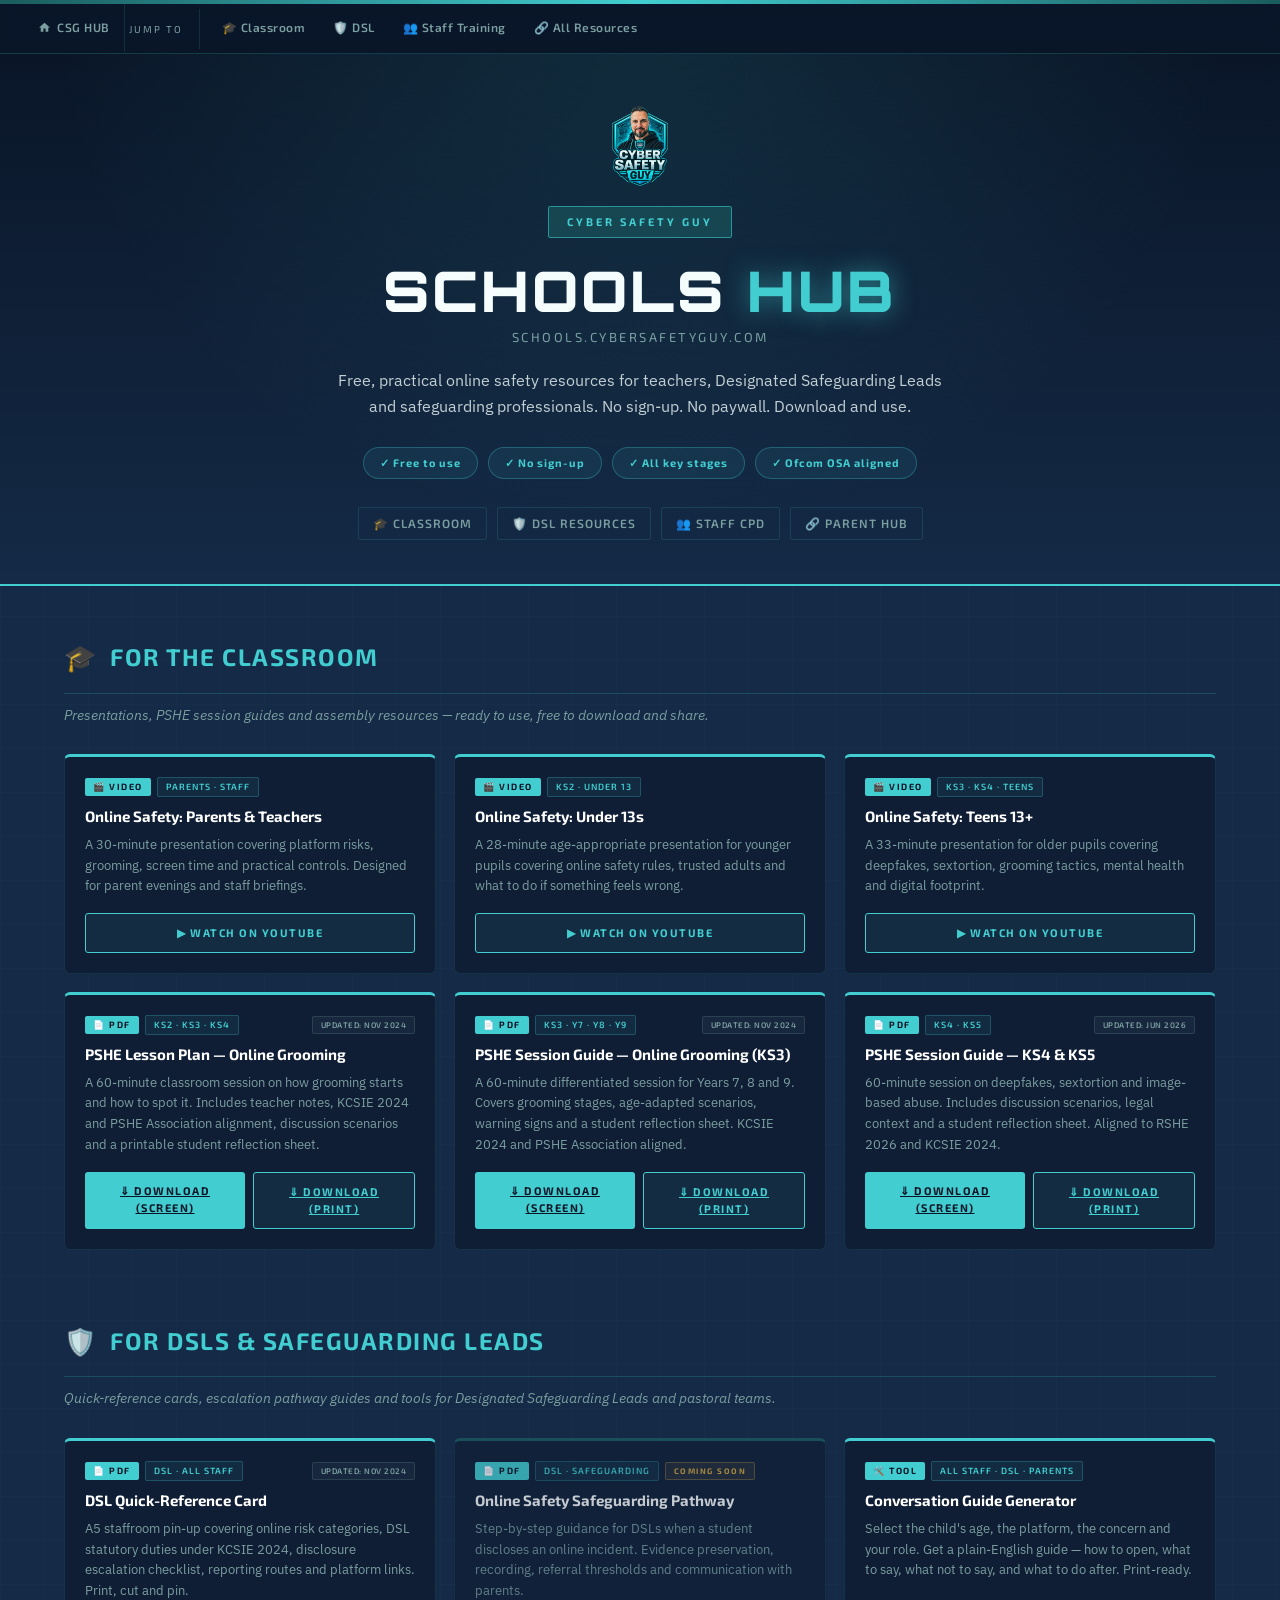
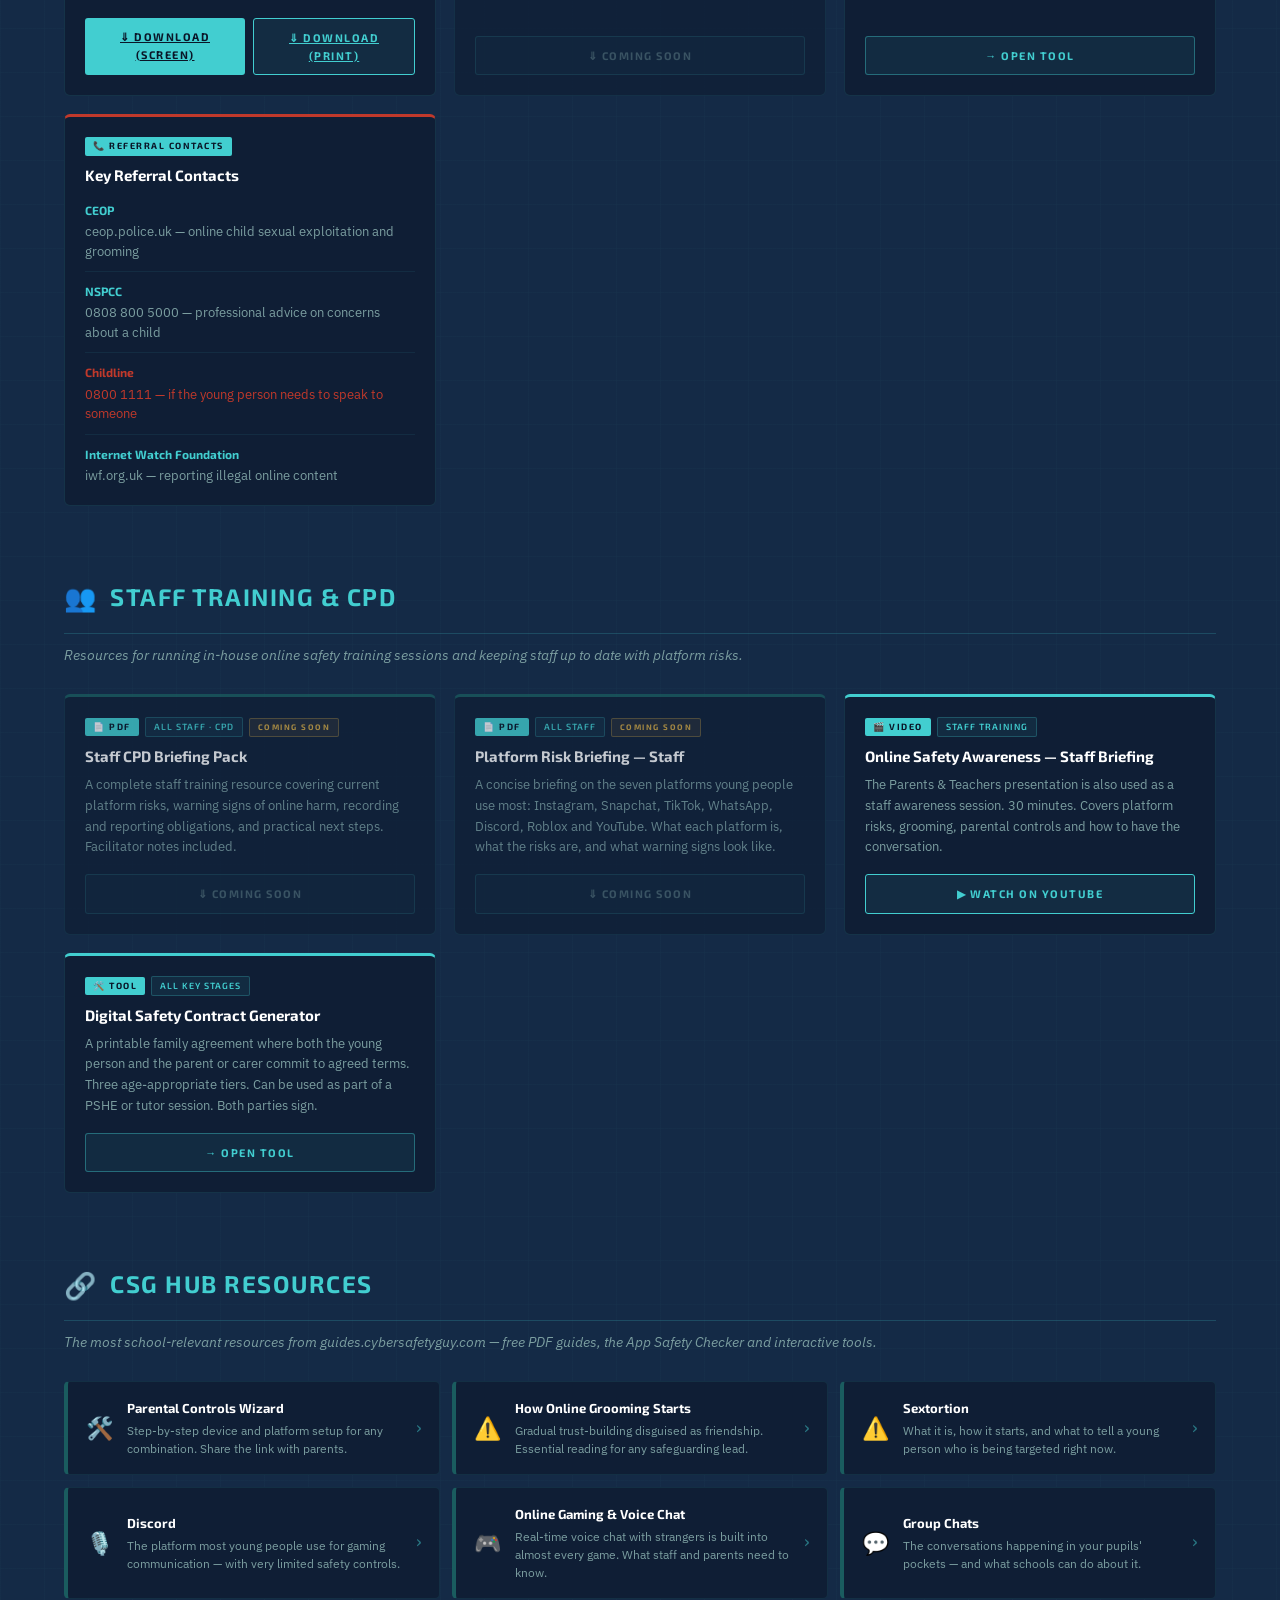
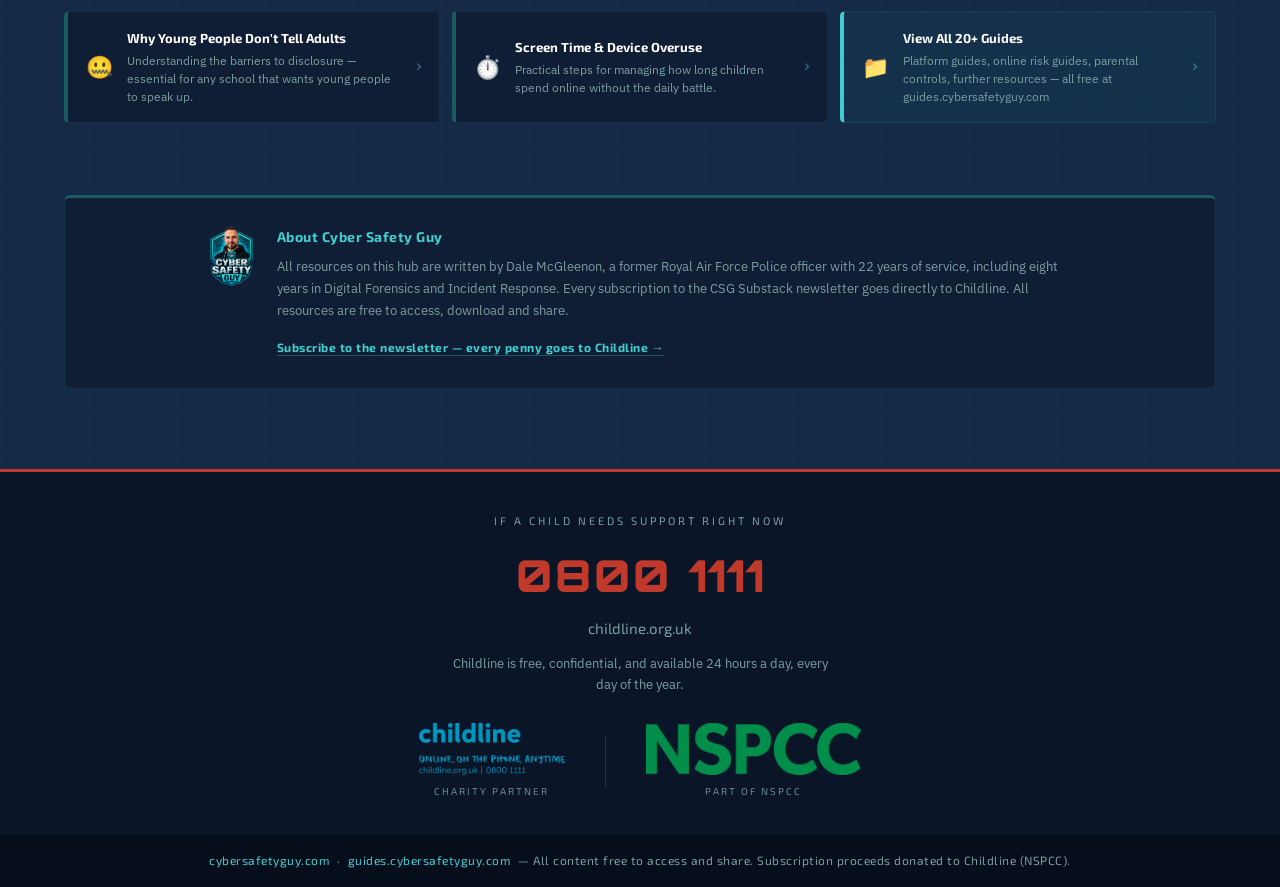
<file: index.html>
<!DOCTYPE html>
<html lang="en">
<head>
  <meta charset="UTF-8">
  <meta name="viewport" content="width=device-width, initial-scale=1.0">
  <link rel="icon" href="/favicon.ico" sizes="any">
  <link rel="icon" type="image/png" sizes="32x32" href="/favicon-32.png">
  <link rel="icon" type="image/png" sizes="192x192" href="/favicon-192.png">
  <link rel="apple-touch-icon" href="/favicon-180.png">
  <title>CSG Schools Hub — Free Online Safety Resources for Teachers & DSLs | Cyber Safety Guy</title>
  <link rel="canonical" href="https://schools.cybersafetyguy.com/">
  
  <!-- Enhanced Meta Descriptions -->
  <meta name="description" content="Free online safety resources for UK schools. PSHE session guides on grooming, deepfakes & sextortion. DSL quick-reference cards. Staff CPD materials. KCSIE 2024 & RSHE 2026 aligned. No sign-up required.">
  <meta name="keywords" content="online safety, PSHE resources, safeguarding, DSL resources, KCSIE 2024, grooming prevention, sextortion, deepfakes, school safeguarding, teacher resources, CPD, cyber safety">
  <meta name="author" content="Dale McGleenon, Cyber Safety Guy">
  <meta name="robots" content="index, follow">
  
  <!-- Open Graph / Facebook -->
  <meta property="og:type" content="website">
  <meta property="og:url" content="https://schools.cybersafetyguy.com/">
  <meta property="og:title" content="CSG Schools Hub — Free Online Safety Resources for Teachers & DSLs">
  <meta property="og:description" content="Free PSHE guides, DSL reference cards, and staff training resources. Covering grooming, deepfakes, sextortion and online safety. KCSIE 2024 aligned. No sign-up required.">
  <meta property="og:image" content="https://schools.cybersafetyguy.com/images/CSG_logo.png">
  <meta property="og:site_name" content="Cyber Safety Guy Schools Hub">
  
  <!-- Twitter Card -->
  <meta name="twitter:card" content="summary_large_image">
  <meta name="twitter:url" content="https://schools.cybersafetyguy.com/">
  <meta name="twitter:title" content="CSG Schools Hub — Free Online Safety Resources">
  <meta name="twitter:description" content="Free PSHE guides, DSL cards, and training resources for UK schools. KCSIE 2024 aligned.">
  <meta name="twitter:image" content="https://schools.cybersafetyguy.com/images/CSG_logo.png">
  
  <!-- Structured Data (JSON-LD) -->
  <script type="application/ld+json">
  {
    "@context": "https://schema.org",
    "@type": "EducationalOrganization",
    "name": "Cyber Safety Guy Schools Hub",
    "url": "https://schools.cybersafetyguy.com",
    "logo": "https://schools.cybersafetyguy.com/images/CSG_logo.png",
    "description": "Free online safety resources for UK schools including PSHE session guides, DSL reference materials, and staff training resources.",
    "founder": {
      "@type": "Person",
      "name": "Dale McGleenon",
      "jobTitle": "Online Safety Specialist",
      "description": "Former Royal Air Force Police officer with 22 years of service, including eight years in Digital Forensics and Incident Response"
    },
    "offers": {
      "@type": "Offer",
      "price": "0",
      "priceCurrency": "GBP",
      "availability": "https://schema.org/InStock",
      "description": "All resources are free to access, download and share"
    },
    "audience": {
      "@type": "EducationalAudience",
      "educationalRole": ["teacher", "administrator", "safeguarding lead"]
    },
    "educationalLevel": ["KS2", "KS3", "KS4", "KS5"],
    "inLanguage": "en-GB",
    "areaServed": "GB",
    "sameAs": [
      "https://guides.cybersafetyguy.com",
      "https://cybersafetyguy.com",
      "https://www.youtube.com/@cybersafetyguy3085"
    ]
  }
  </script>
  
  <script type="application/ld+json">
  {
    "@context": "https://schema.org",
    "@type": "WebSite",
    "name": "CSG Schools Hub",
    "url": "https://schools.cybersafetyguy.com",
    "potentialAction": {
      "@type": "SearchAction",
      "target": "https://schools.cybersafetyguy.com/#search={search_term_string}",
      "query-input": "required name=search_term_string"
    }
  }
  </script>
  
  <script type="application/ld+json">
  {
    "@context": "https://schema.org",
    "@type": "ItemList",
    "name": "Free School Online Safety Resources",
    "description": "Downloadable PSHE guides and DSL resources",
    "itemListElement": [
      {
        "@type": "ListItem",
        "position": 1,
        "item": {
          "@type": "DigitalDocument",
          "name": "PSHE Session Guide — Online Grooming",
          "description": "60-minute classroom session on how grooming starts and how to spot it. KCSIE 2024 aligned.",
          "url": "https://schools.cybersafetyguy.com/downloads/CSG_PSHE_Grooming_Digital.pdf",
          "educationalLevel": ["KS2", "KS3", "KS4"],
          "inLanguage": "en-GB",
          "isAccessibleForFree": true
        }
      },
      {
        "@type": "ListItem",
        "position": 2,
        "item": {
          "@type": "DigitalDocument",
          "name": "PSHE Session Guide — KS4 & KS5 (Deepfakes, Sextortion & the Law)",
          "description": "60-minute session on deepfakes, sextortion and image-based abuse. RSHE 2026 and KCSIE 2024 aligned.",
          "url": "https://schools.cybersafetyguy.com/downloads/CSG_PSHE_KS45_Digital.pdf",
          "educationalLevel": ["KS4", "KS5"],
          "inLanguage": "en-GB",
          "isAccessibleForFree": true
        }
      },
      {
        "@type": "ListItem",
        "position": 3,
        "item": {
          "@type": "DigitalDocument",
          "name": "DSL Quick-Reference Card",
          "description": "A5 staffroom reference covering online risk categories, DSL duties under KCSIE 2024, and reporting routes.",
          "url": "https://schools.cybersafetyguy.com/downloads/CSG_DSL_Card_Digital.pdf",
          "audience": "Designated Safeguarding Leads",
          "inLanguage": "en-GB",
          "isAccessibleForFree": true
        }
      }
    ]
  }
  </script>

  <link rel="preconnect" href="https://fonts.googleapis.com">
  <link href="https://fonts.googleapis.com/css2?family=Orbitron:wght@700;900&family=Exo+2:wght@400;600;700&family=IBM+Plex+Sans:ital,wght@0,400;0,500;1,400&display=swap" rel="stylesheet">
  <link rel="stylesheet" href="style.css">
</head>
<body>

<div class="top-bar"></div>

<nav class="jump-nav">
  <a href="https://guides.cybersafetyguy.com" class="jump-nav-home">
    <svg viewBox="0 0 24 24"><path d="M10 20v-6h4v6h5v-8h3L12 3 2 12h3v8z"/></svg>CSG Hub
  </a>
  <span class="jump-nav-label">Jump to</span>
  <a href="#classroom">🎓 Classroom</a>
  <a href="#dsl">🛡️ DSL</a>
  <a href="#staff-training">👥 Staff Training</a>
  <a href="#csg-resources">🔗 All Resources</a>
</nav>

<header class="site-header">
  <img src="images/CSG_logo.png" alt="Cyber Safety Guy logo" class="site-logo">
  <div class="header-badge">Cyber Safety Guy</div>
  <h1>SCHOOLS <span>HUB</span></h1>
  <p class="header-sub">schools.cybersafetyguy.com</p>
  <p class="header-intro">Free, practical online safety resources for teachers, Designated Safeguarding Leads and safeguarding professionals. No sign-up. No paywall. Download and use.</p>

  <div class="stat-row">
    <div class="stat-pill">✓ Free to use</div>
    <div class="stat-pill">✓ No sign-up</div>
    <div class="stat-pill">✓ All key stages</div>
    <div class="stat-pill">✓ Ofcom OSA aligned</div>
  </div>

  <div class="hub-nav">
    <a href="#classroom">🎓 Classroom</a>
    <a href="#dsl">🛡️ DSL Resources</a>
    <a href="#staff-training">👥 Staff CPD</a>
    <a href="https://guides.cybersafetyguy.com" target="_blank">🔗 Parent Hub</a>
  </div>
</header>

<main class="main">

  <!-- ═══ SECTION 1: CLASSROOM ═══ -->
  <section class="category-section" id="classroom">
    <div class="category-header">
      <span class="category-icon">🎓</span>
      <h2 class="category-title">For the Classroom</h2>
    </div>
    <p class="category-desc">Presentations, PSHE session guides and assembly resources — ready to use, free to download and share.</p>

    <div class="resource-grid">

      <!-- YouTube pres 1 -->
      <a href="https://www.youtube.com/@cybersafetyguy3085" target="_blank" rel="noopener" class="resource-card available">
        <div class="rc-meta">
          <span class="rc-type-badge">🎬 Video</span>
          <span class="rc-ks-badge">Parents · Staff</span>
        </div>
        <h3>Online Safety: Parents & Teachers</h3>
        <p>A 30-minute presentation covering platform risks, grooming, screen time and practical controls. Designed for parent evenings and staff briefings.</p>
        <span class="rc-btn watch">▶ Watch on YouTube</span>
      </a>

      <!-- YouTube pres 2 -->
      <a href="https://www.youtube.com/@cybersafetyguy3085" target="_blank" rel="noopener" class="resource-card available">
        <div class="rc-meta">
          <span class="rc-type-badge">🎬 Video</span>
          <span class="rc-ks-badge">KS2 · Under 13</span>
        </div>
        <h3>Online Safety: Under 13s</h3>
        <p>A 28-minute age-appropriate presentation for younger pupils covering online safety rules, trusted adults and what to do if something feels wrong.</p>
        <span class="rc-btn watch">▶ Watch on YouTube</span>
      </a>

      <!-- YouTube pres 3 -->
      <a href="https://www.youtube.com/@cybersafetyguy3085" target="_blank" rel="noopener" class="resource-card available">
        <div class="rc-meta">
          <span class="rc-type-badge">🎬 Video</span>
          <span class="rc-ks-badge">KS3 · KS4 · Teens</span>
        </div>
        <h3>Online Safety: Teens 13+</h3>
        <p>A 33-minute presentation for older pupils covering deepfakes, sextortion, grooming tactics, mental health and digital footprint.</p>
        <span class="rc-btn watch">▶ Watch on YouTube</span>
      </a>

      <!-- PSHE Grooming Lesson Plan - available -->
      <div class="resource-card available">
        <div class="rc-meta">
          <span class="rc-type-badge">📄 PDF</span>
          <span class="rc-ks-badge">KS2 · KS3 · KS4</span>
          <span class="rc-updated-badge">Updated: Nov 2024</span>
        </div>
        <h3>PSHE Lesson Plan — Online Grooming</h3>
        <p>A 60-minute classroom session on how grooming starts and how to spot it. Includes teacher notes, KCSIE 2024 and PSHE Association alignment, discussion scenarios and a printable student reflection sheet.</p>
        <div class="btn-row">
          <a href="downloads/CSG_PSHE_Grooming_Digital.pdf" download class="rc-btn download">⇓ Download (Screen)</a>
          <a href="downloads/CSG_PSHE_Grooming_Print.pdf" download class="rc-btn watch">⇓ Download (Print)</a>
        </div>
      </div>

      <!-- PSHE KS3 - available -->
      <div class="resource-card available">
        <div class="rc-meta">
          <span class="rc-type-badge">📄 PDF</span>
          <span class="rc-ks-badge">KS3 · Y7 · Y8 · Y9</span>
          <span class="rc-updated-badge">Updated: Nov 2024</span>
        </div>
        <h3>PSHE Session Guide — Online Grooming (KS3)</h3>
        <p>A 60-minute differentiated session for Years 7, 8 and 9. Covers grooming stages, age-adapted scenarios, warning signs and a student reflection sheet. KCSIE 2024 and PSHE Association aligned.</p>
        <div class="btn-row">
          <a href="downloads/CSG_PSHE_KS3_Grooming_Digital.pdf" download class="rc-btn download">⇓ Download (Screen)</a>
          <a href="downloads/CSG_PSHE_KS3_Grooming_Print.pdf" download class="rc-btn watch">⇓ Download (Print)</a>
        </div>
      </div>

      <!-- PSHE KS4/5 - available -->
      <div class="resource-card available">
        <div class="rc-meta">
          <span class="rc-type-badge">📄 PDF</span>
          <span class="rc-ks-badge">KS4 · KS5</span>
          <span class="rc-updated-badge">Updated: Jun 2026</span>
        </div>
        <h3>PSHE Session Guide — KS4 &amp; KS5</h3>
        <p>60-minute session on deepfakes, sextortion and image-based abuse. Includes discussion scenarios, legal context and a student reflection sheet. Aligned to RSHE 2026 and KCSIE 2024.</p>
        <div class="btn-row">
          <a href="downloads/CSG_PSHE_KS45_Digital.pdf" download class="rc-btn download">⇓ Download (Screen)</a>
          <a href="downloads/CSG_PSHE_KS45_Print.pdf" download class="rc-btn watch">⇓ Download (Print)</a>
        </div>
      </div>

    </div>
  </section>

  <!-- ═══ SECTION 2: DSL ═══ -->
  <section class="category-section" id="dsl">
    <div class="category-header">
      <span class="category-icon">🛡️</span>
      <h2 class="category-title">For DSLs & Safeguarding Leads</h2>
    </div>
    <p class="category-desc">Quick-reference cards, escalation pathway guides and tools for Designated Safeguarding Leads and pastoral teams.</p>

    <div class="resource-grid">

      <!-- DSL Quick-Reference Card - available -->
<div class="resource-card available">
  <div class="rc-meta">
    <span class="rc-type-badge">📄 PDF</span>
    <span class="rc-ks-badge">DSL · All Staff</span>
    <span class="rc-updated-badge">Updated: Nov 2024</span>
  </div>
  <h3>DSL Quick-Reference Card</h3>
  <p>A5 staffroom pin-up covering online risk categories, DSL statutory duties under KCSIE 2024, disclosure escalation checklist, reporting routes and platform links. Print, cut and pin.</p>
  <div class="btn-row">
    <a href="downloads/CSG_DSL_Card_Digital.pdf" download class="rc-btn download">⇓ Download (Screen)</a>
    <a href="downloads/CSG_DSL_Card_Print.pdf" download class="rc-btn watch">⇓ Download (Print)</a>
  </div>
</div>

      <!-- Safeguarding Pathway Guide - coming soon -->
      <div class="resource-card coming-soon">
        <div class="rc-meta">
          <span class="rc-type-badge">📄 PDF</span>
          <span class="rc-ks-badge">DSL · Safeguarding</span>
          <span class="coming-badge">COMING SOON</span>
        </div>
        <h3>Online Safety Safeguarding Pathway</h3>
        <p>Step-by-step guidance for DSLs when a student discloses an online incident. Evidence preservation, recording, referral thresholds and communication with parents.</p>
        <span class="rc-btn disabled">⇓ Coming Soon</span>
      </div>

      <!-- Conversation Guide Generator - live -->
      <a href="https://guides.cybersafetyguy.com/conversation.html" target="_blank" rel="noopener" class="resource-card available">
        <div class="rc-meta">
          <span class="rc-type-badge">🛠️ Tool</span>
          <span class="rc-ks-badge">All Staff · DSL · Parents</span>
        </div>
        <h3>Conversation Guide Generator</h3>
        <p>Select the child's age, the platform, the concern and your role. Get a plain-English guide — how to open, what to say, what not to say, and what to do after. Print-ready.</p>
        <span class="rc-btn tool">→ Open Tool</span>
      </a>

      <!-- Referral contacts - available -->
      <div class="resource-card referral-card">
        <div class="rc-meta">
          <span class="rc-type-badge">📞 Referral Contacts</span>
        </div>
        <h3>Key Referral Contacts</h3>
        <ul class="referral-list">
          <li>
            <strong>CEOP</strong>
            <span>ceop.police.uk — online child sexual exploitation and grooming</span>
          </li>
          <li>
            <strong>NSPCC</strong>
            <span>0808 800 5000 — professional advice on concerns about a child</span>
          </li>
          <li>
            <strong class="childline-ref">Childline</strong>
            <span class="childline-ref">0800 1111 — if the young person needs to speak to someone</span>
          </li>
          <li>
            <strong>Internet Watch Foundation</strong>
            <span>iwf.org.uk — reporting illegal online content</span>
          </li>
        </ul>
      </div>

    </div>
  </section>

  <!-- ═══ SECTION 3: STAFF TRAINING ═══ -->
  <section class="category-section" id="staff-training">
    <div class="category-header">
      <span class="category-icon">👥</span>
      <h2 class="category-title">Staff Training & CPD</h2>
    </div>
    <p class="category-desc">Resources for running in-house online safety training sessions and keeping staff up to date with platform risks.</p>

    <div class="resource-grid">

      <!-- CPD Pack - coming soon -->
      <div class="resource-card coming-soon">
        <div class="rc-meta">
          <span class="rc-type-badge">📄 PDF</span>
          <span class="rc-ks-badge">All Staff · CPD</span>
          <span class="coming-badge">COMING SOON</span>
        </div>
        <h3>Staff CPD Briefing Pack</h3>
        <p>A complete staff training resource covering current platform risks, warning signs of online harm, recording and reporting obligations, and practical next steps. Facilitator notes included.</p>
        <span class="rc-btn disabled">⇓ Coming Soon</span>
      </div>

      <!-- Platform Brief - coming soon -->
      <div class="resource-card coming-soon">
        <div class="rc-meta">
          <span class="rc-type-badge">📄 PDF</span>
          <span class="rc-ks-badge">All Staff</span>
          <span class="coming-badge">COMING SOON</span>
        </div>
        <h3>Platform Risk Briefing — Staff</h3>
        <p>A concise briefing on the seven platforms young people use most: Instagram, Snapchat, TikTok, WhatsApp, Discord, Roblox and YouTube. What each platform is, what the risks are, and what warning signs look like.</p>
        <span class="rc-btn disabled">⇓ Coming Soon</span>
      </div>

      <!-- Parents Presentation - available -->
      <a href="https://www.youtube.com/@cybersafetyguy3085" target="_blank" rel="noopener" class="resource-card available">
        <div class="rc-meta">
          <span class="rc-type-badge">🎬 Video</span>
          <span class="rc-ks-badge">Staff Training</span>
        </div>
        <h3>Online Safety Awareness — Staff Briefing</h3>
        <p>The Parents & Teachers presentation is also used as a staff awareness session. 30 minutes. Covers platform risks, grooming, parental controls and how to have the conversation.</p>
        <span class="rc-btn watch">▶ Watch on YouTube</span>
      </a>

      <!-- Digital Safety Contract - available -->
      <a href="https://guides.cybersafetyguy.com/contract.html" target="_blank" rel="noopener" class="resource-card available">
        <div class="rc-meta">
          <span class="rc-type-badge">🛠️ Tool</span>
          <span class="rc-ks-badge">All Key Stages</span>
        </div>
        <h3>Digital Safety Contract Generator</h3>
        <p>A printable family agreement where both the young person and the parent or carer commit to agreed terms. Three age-appropriate tiers. Can be used as part of a PSHE or tutor session. Both parties sign.</p>
        <span class="rc-btn tool">→ Open Tool</span>
      </a>

    </div>
  </section>

  <!-- ═══ SECTION 4: CSG HUB RESOURCES ═══ -->
  <section class="category-section" id="csg-resources">
    <div class="category-header">
      <span class="category-icon">🔗</span>
      <h2 class="category-title">CSG Hub Resources</h2>
    </div>
    <p class="category-desc">The most school-relevant resources from guides.cybersafetyguy.com — free PDF guides, the App Safety Checker and interactive tools.</p>

    <div class="hub-link-grid">

      <a href="https://guides.cybersafetyguy.com/wizard.html" target="_blank" rel="noopener" class="hub-link-card">
        <span class="hlc-icon">🛠️</span>
        <div class="hlc-text">
          <p class="hlc-title">Parental Controls Wizard</p>
          <p class="hlc-desc">Step-by-step device and platform setup for any combination. Share the link with parents.</p>
        </div>
        <span class="hlc-arrow">›</span>
      </a>

      <a href="https://guides.cybersafetyguy.com/guides/CSG_How_grooming_starts.pdf" target="_blank" rel="noopener" class="hub-link-card">
        <span class="hlc-icon">⚠️</span>
        <div class="hlc-text">
          <p class="hlc-title">How Online Grooming Starts</p>
          <p class="hlc-desc">Gradual trust-building disguised as friendship. Essential reading for any safeguarding lead.</p>
        </div>
        <span class="hlc-arrow">›</span>
      </a>

      <a href="https://guides.cybersafetyguy.com/guides/CSG_Sextortion.pdf" target="_blank" rel="noopener" class="hub-link-card">
        <span class="hlc-icon">⚠️</span>
        <div class="hlc-text">
          <p class="hlc-title">Sextortion</p>
          <p class="hlc-desc">What it is, how it starts, and what to tell a young person who is being targeted right now.</p>
        </div>
        <span class="hlc-arrow">›</span>
      </a>

      <a href="https://guides.cybersafetyguy.com/guides/CSG_Discord.pdf" target="_blank" rel="noopener" class="hub-link-card">
        <span class="hlc-icon">🎙️</span>
        <div class="hlc-text">
          <p class="hlc-title">Discord</p>
          <p class="hlc-desc">The platform most young people use for gaming communication — with very limited safety controls.</p>
        </div>
        <span class="hlc-arrow">›</span>
      </a>

      <a href="https://guides.cybersafetyguy.com/guides/CSG_Online_gaming_voice_chat.pdf" target="_blank" rel="noopener" class="hub-link-card">
        <span class="hlc-icon">🎮</span>
        <div class="hlc-text">
          <p class="hlc-title">Online Gaming & Voice Chat</p>
          <p class="hlc-desc">Real-time voice chat with strangers is built into almost every game. What staff and parents need to know.</p>
        </div>
        <span class="hlc-arrow">›</span>
      </a>

      <a href="https://guides.cybersafetyguy.com/guides/CSG_Group_chats.pdf" target="_blank" rel="noopener" class="hub-link-card">
        <span class="hlc-icon">💬</span>
        <div class="hlc-text">
          <p class="hlc-title">Group Chats</p>
          <p class="hlc-desc">The conversations happening in your pupils' pockets — and what schools can do about it.</p>
        </div>
        <span class="hlc-arrow">›</span>
      </a>

      <a href="https://guides.cybersafetyguy.com/guides/CSG_Why_kids_dont_tell_parents.pdf" target="_blank" rel="noopener" class="hub-link-card">
        <span class="hlc-icon">🤐</span>
        <div class="hlc-text">
          <p class="hlc-title">Why Young People Don't Tell Adults</p>
          <p class="hlc-desc">Understanding the barriers to disclosure — essential for any school that wants young people to speak up.</p>
        </div>
        <span class="hlc-arrow">›</span>
      </a>

      <a href="https://guides.cybersafetyguy.com/guides/CSG_Screen_time_device_overuse.pdf" target="_blank" rel="noopener" class="hub-link-card">
        <span class="hlc-icon">⏱️</span>
        <div class="hlc-text">
          <p class="hlc-title">Screen Time & Device Overuse</p>
          <p class="hlc-desc">Practical steps for managing how long children spend online without the daily battle.</p>
        </div>
        <span class="hlc-arrow">›</span>
      </a>

      <a href="https://guides.cybersafetyguy.com" target="_blank" rel="noopener" class="hub-link-card hub-link-all">
        <span class="hlc-icon">📁</span>
        <div class="hlc-text">
          <p class="hlc-title">View All 20+ Guides</p>
          <p class="hlc-desc">Platform guides, online risk guides, parental controls, further resources — all free at guides.cybersafetyguy.com</p>
        </div>
        <span class="hlc-arrow">›</span>
      </a>

    </div>
  </section>

  <!-- About strip -->
  <div class="about-strip">
    <div class="about-strip-inner">
      <img src="images/CSG_logo.png" alt="CSG Logo" class="about-logo">
      <div class="about-text">
        <p class="about-title">About Cyber Safety Guy</p>
        <p class="about-body">All resources on this hub are written by Dale McGleenon, a former Royal Air Force Police officer with 22 years of service, including eight years in Digital Forensics and Incident Response. Every subscription to the CSG Substack newsletter goes directly to Childline. All resources are free to access, download and share.</p>
        <a href="https://cybersafetyguy.substack.com" target="_blank" rel="noopener" class="about-sub-link">Subscribe to the newsletter — every penny goes to Childline →</a>
      </div>
    </div>
  </div>

</main>

<footer class="childline-footer">
  <p class="childline-eyebrow">If a child needs support right now</p>
  <p class="childline-number"><a href="tel:08001111">0800 1111</a></p>
  <p class="childline-url">childline.org.uk</p>
  <p class="childline-desc">Childline is free, confidential, and available 24 hours a day, every day of the year.</p>
  <div class="partner-logos">
    <a href="https://www.childline.org.uk" target="_blank" rel="noopener" class="partner-logo-link">
      <img src="images/childline-logo.png" alt="Childline">
      <span class="partner-logo-label">Charity Partner</span>
    </a>
    <div class="partner-divider"></div>
    <a href="https://www.nspcc.org.uk" target="_blank" rel="noopener" class="partner-logo-link">
      <img src="images/nspcc-logo.png" alt="NSPCC">
      <span class="partner-logo-label">Part of NSPCC</span>
    </a>
  </div>
</footer>

<div class="site-footer-bar">
  <a href="https://cybersafetyguy.com" target="_blank" rel="noopener">cybersafetyguy.com</a>
  &nbsp;·&nbsp;
  <a href="https://guides.cybersafetyguy.com" target="_blank" rel="noopener">guides.cybersafetyguy.com</a>
  &nbsp;—&nbsp;All content free to access and share. Subscription proceeds donated to Childline (NSPCC).
</div>

<button class="back-to-top" id="backToTop">↑ Top</button>

<script>
  const btt = document.getElementById('backToTop');
  window.addEventListener('scroll', () => btt.classList.toggle('visible', scrollY > 500));
  btt.addEventListener('click', () => window.scrollTo({ top:0, behavior:'smooth' }));
</script>
</body>
</html>
</file>
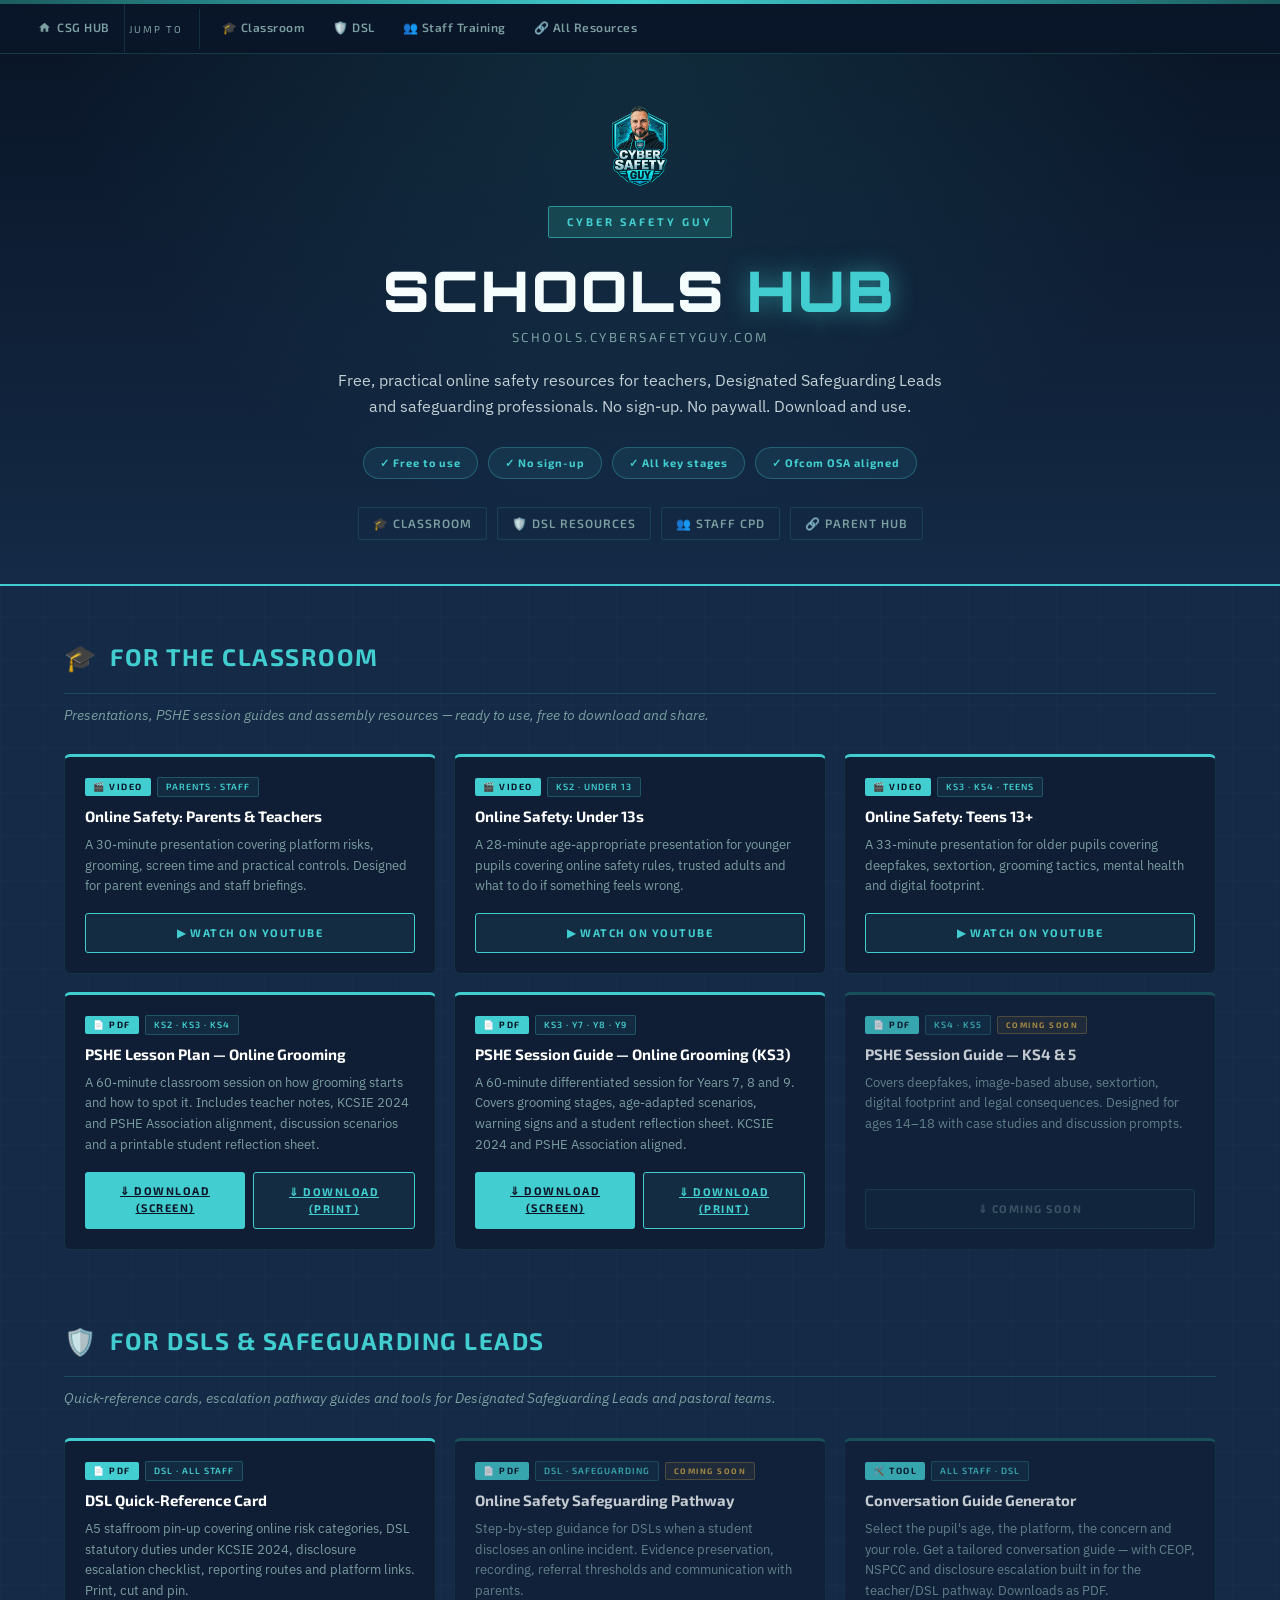
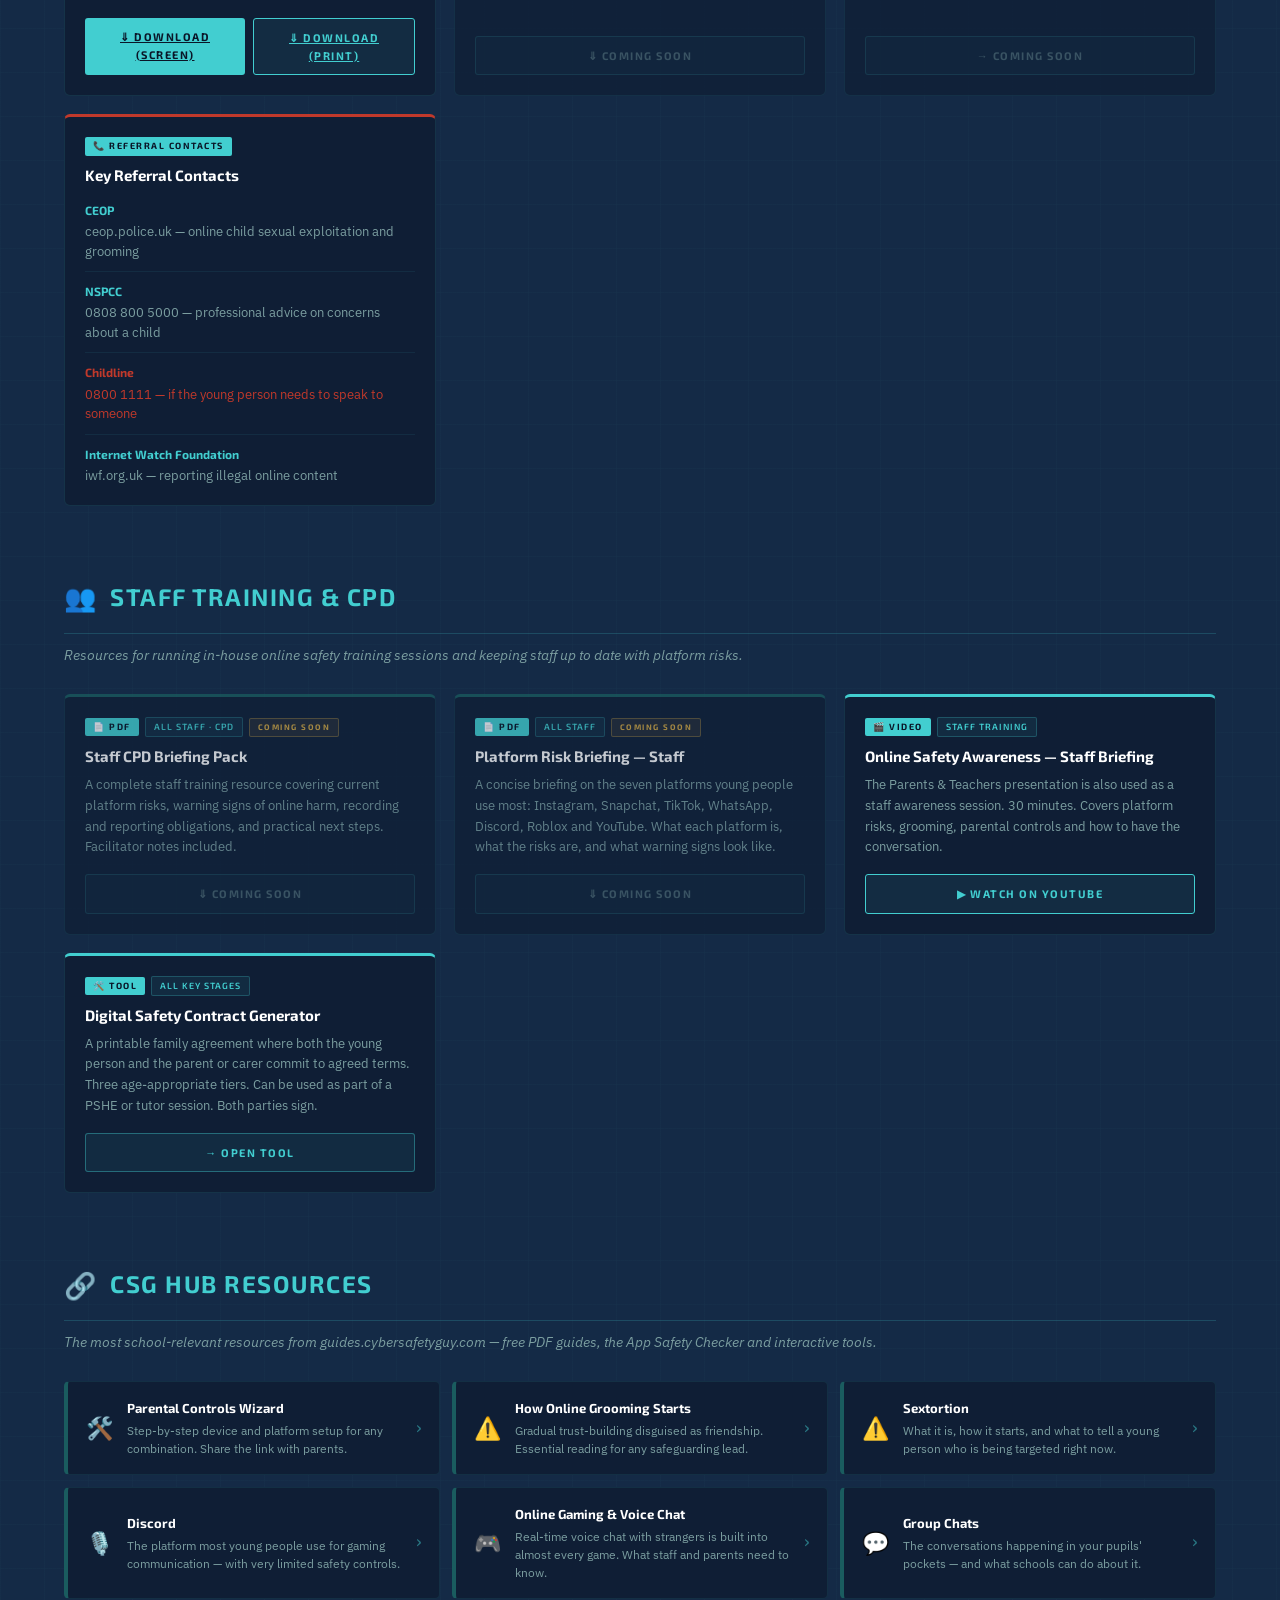
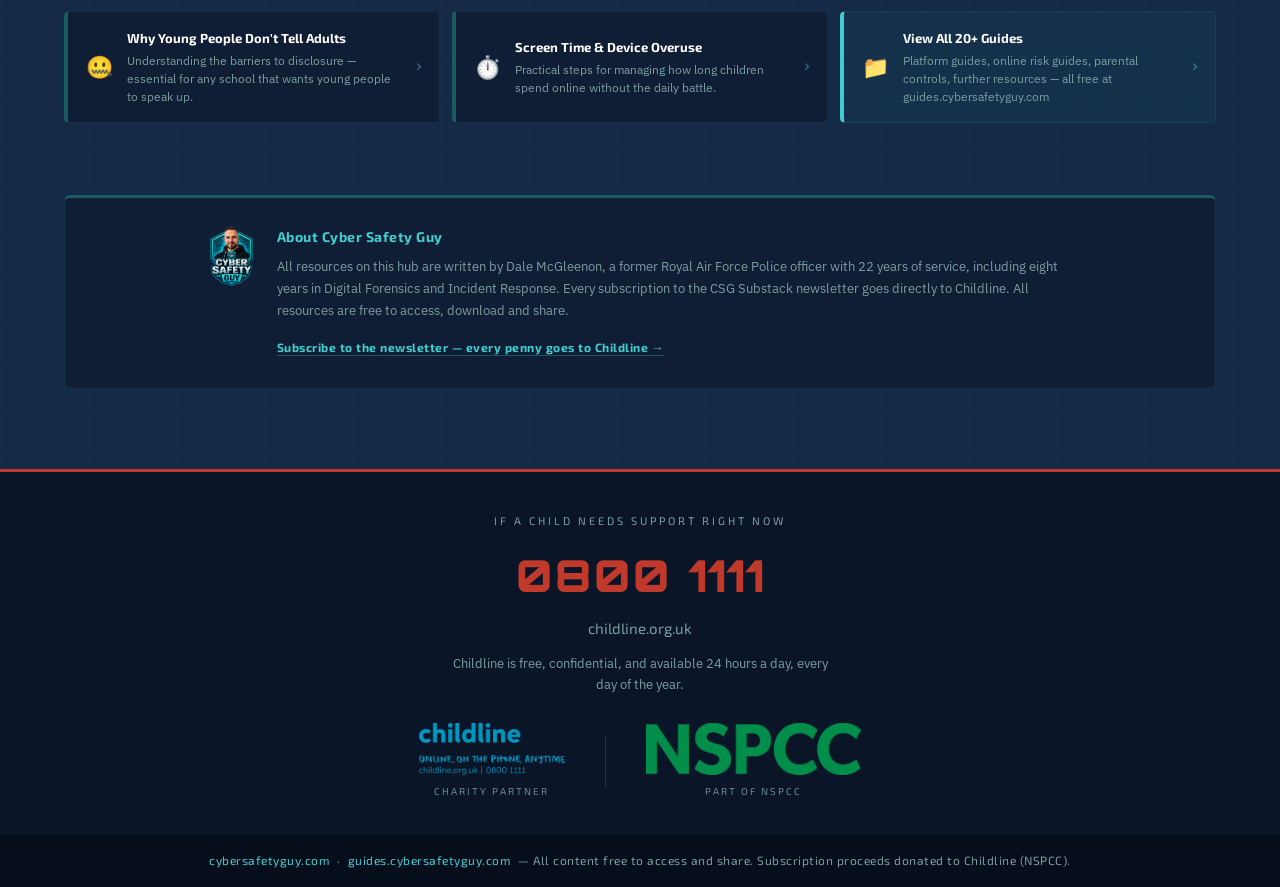
<file: _index.html>
<!DOCTYPE html>
<html lang="en">
<head>
  <meta charset="UTF-8">
  <meta name="viewport" content="width=device-width, initial-scale=1.0">
  <link rel="icon" href="/favicon.ico" sizes="any">
  <link rel="icon" type="image/png" sizes="32x32" href="/favicon-32.png">
  <link rel="icon" type="image/png" sizes="192x192" href="/favicon-192.png">
  <link rel="apple-touch-icon" href="/favicon-180.png">
  <title>CSG Schools Hub — Cyber Safety Guy</title>
  <link rel="canonical" href="https://schools.cybersafetyguy.com/">
  <meta name="description" content="Free online safety resources for teachers, DSLs and safeguarding professionals. PSHE guides, DSL reference cards, staff CPD and more. From Cyber Safety Guy.">
  <meta property="og:title" content="CSG Schools Hub — Cyber Safety Guy">
  <meta property="og:description" content="Free online safety resources for schools. Assembly slides, PSHE guides, DSL cards and safeguarding pathway guides.">
  <meta property="og:url" content="https://schools.cybersafetyguy.com/">
  <meta property="og:type" content="website">
  <meta property="og:image" content="https://schools.cybersafetyguy.com/images/CSG_logo.png">

  <link rel="preconnect" href="https://fonts.googleapis.com">
  <link href="https://fonts.googleapis.com/css2?family=Orbitron:wght@700;900&family=Exo+2:wght@400;600;700&family=IBM+Plex+Sans:ital,wght@0,400;0,500;1,400&display=swap" rel="stylesheet">
  <link rel="stylesheet" href="style.css">
</head>
<body>

<div class="top-bar"></div>

<nav class="jump-nav">
  <a href="https://guides.cybersafetyguy.com" class="jump-nav-home">
    <svg viewBox="0 0 24 24"><path d="M10 20v-6h4v6h5v-8h3L12 3 2 12h3v8z"/></svg>CSG Hub
  </a>
  <span class="jump-nav-label">Jump to</span>
  <a href="#classroom">🎓 Classroom</a>
  <a href="#dsl">🛡️ DSL</a>
  <a href="#staff-training">👥 Staff Training</a>
  <a href="#csg-resources">🔗 All Resources</a>
</nav>

<header class="site-header">
  <img src="images/CSG_logo.png" alt="Cyber Safety Guy logo" class="site-logo">
  <div class="header-badge">Cyber Safety Guy</div>
  <h1>SCHOOLS <span>HUB</span></h1>
  <p class="header-sub">schools.cybersafetyguy.com</p>
  <p class="header-intro">Free, practical online safety resources for teachers, Designated Safeguarding Leads and safeguarding professionals. No sign-up. No paywall. Download and use.</p>

  <div class="stat-row">
    <div class="stat-pill">✓ Free to use</div>
    <div class="stat-pill">✓ No sign-up</div>
    <div class="stat-pill">✓ All key stages</div>
    <div class="stat-pill">✓ Ofcom OSA aligned</div>
  </div>

  <div class="hub-nav">
    <a href="#classroom">🎓 Classroom</a>
    <a href="#dsl">🛡️ DSL Resources</a>
    <a href="#staff-training">👥 Staff CPD</a>
    <a href="https://guides.cybersafetyguy.com" target="_blank">🔗 Parent Hub</a>
  </div>
</header>

<main class="main">

  <!-- ═══ SECTION 1: CLASSROOM ═══ -->
  <section class="category-section" id="classroom">
    <div class="category-header">
      <span class="category-icon">🎓</span>
      <h2 class="category-title">For the Classroom</h2>
    </div>
    <p class="category-desc">Presentations, PSHE session guides and assembly resources — ready to use, free to download and share.</p>

    <div class="resource-grid">

      <!-- YouTube pres 1 -->
      <a href="https://www.youtube.com/@cybersafetyguy3085" target="_blank" rel="noopener" class="resource-card available">
        <div class="rc-meta">
          <span class="rc-type-badge">🎬 Video</span>
          <span class="rc-ks-badge">Parents · Staff</span>
        </div>
        <h3>Online Safety: Parents & Teachers</h3>
        <p>A 30-minute presentation covering platform risks, grooming, screen time and practical controls. Designed for parent evenings and staff briefings.</p>
        <span class="rc-btn watch">▶ Watch on YouTube</span>
      </a>

      <!-- YouTube pres 2 -->
      <a href="https://www.youtube.com/@cybersafetyguy3085" target="_blank" rel="noopener" class="resource-card available">
        <div class="rc-meta">
          <span class="rc-type-badge">🎬 Video</span>
          <span class="rc-ks-badge">KS2 · Under 13</span>
        </div>
        <h3>Online Safety: Under 13s</h3>
        <p>A 28-minute age-appropriate presentation for younger pupils covering online safety rules, trusted adults and what to do if something feels wrong.</p>
        <span class="rc-btn watch">▶ Watch on YouTube</span>
      </a>

      <!-- YouTube pres 3 -->
      <a href="https://www.youtube.com/@cybersafetyguy3085" target="_blank" rel="noopener" class="resource-card available">
        <div class="rc-meta">
          <span class="rc-type-badge">🎬 Video</span>
          <span class="rc-ks-badge">KS3 · KS4 · Teens</span>
        </div>
        <h3>Online Safety: Teens 13+</h3>
        <p>A 33-minute presentation for older pupils covering deepfakes, sextortion, grooming tactics, mental health and digital footprint.</p>
        <span class="rc-btn watch">▶ Watch on YouTube</span>
      </a>

      <!-- PSHE Grooming Lesson Plan - available -->
      <div class="resource-card available">
        <div class="rc-meta">
          <span class="rc-type-badge">📄 PDF</span>
          <span class="rc-ks-badge">KS2 · KS3 · KS4</span>
        </div>
        <h3>PSHE Lesson Plan — Online Grooming</h3>
        <p>A 60-minute classroom session on how grooming starts and how to spot it. Includes teacher notes, KCSIE 2024 and PSHE Association alignment, discussion scenarios and a printable student reflection sheet.</p>
        <div class="btn-row">
          <a href="downloads/CSG_PSHE_Grooming_Digital.pdf" download class="rc-btn download">⇓ Download (Screen)</a>
          <a href="downloads/CSG_PSHE_Grooming_Print.pdf" download class="rc-btn watch">⇓ Download (Print)</a>
        </div>
      </div>

      <!-- PSHE KS3 - available -->
      <div class="resource-card available">
        <div class="rc-meta">
          <span class="rc-type-badge">📄 PDF</span>
          <span class="rc-ks-badge">KS3 · Y7 · Y8 · Y9</span>
        </div>
        <h3>PSHE Session Guide — Online Grooming (KS3)</h3>
        <p>A 60-minute differentiated session for Years 7, 8 and 9. Covers grooming stages, age-adapted scenarios, warning signs and a student reflection sheet. KCSIE 2024 and PSHE Association aligned.</p>
        <div class="btn-row">
          <a href="downloads/CSG_PSHE_KS3_Grooming_Digital.pdf" download class="rc-btn download">⇓ Download (Screen)</a>
          <a href="downloads/CSG_PSHE_KS3_Grooming_Print.pdf" download class="rc-btn watch">⇓ Download (Print)</a>
        </div>
      </div>

      <!-- PSHE KS4/5 - coming soon -->
      <div class="resource-card coming-soon">
        <div class="rc-meta">
          <span class="rc-type-badge">📄 PDF</span>
          <span class="rc-ks-badge">KS4 · KS5</span>
          <span class="coming-badge">COMING SOON</span>
        </div>
        <h3>PSHE Session Guide — KS4 & 5</h3>
        <p>Covers deepfakes, image-based abuse, sextortion, digital footprint and legal consequences. Designed for ages 14–18 with case studies and discussion prompts.</p>
        <span class="rc-btn disabled">⇓ Coming Soon</span>
      </div>

    </div>
  </section>

  <!-- ═══ SECTION 2: DSL ═══ -->
  <section class="category-section" id="dsl">
    <div class="category-header">
      <span class="category-icon">🛡️</span>
      <h2 class="category-title">For DSLs & Safeguarding Leads</h2>
    </div>
    <p class="category-desc">Quick-reference cards, escalation pathway guides and tools for Designated Safeguarding Leads and pastoral teams.</p>

    <div class="resource-grid">

      <!-- DSL Quick-Reference Card - available -->
<div class="resource-card available">
  <div class="rc-meta">
    <span class="rc-type-badge">📄 PDF</span>
    <span class="rc-ks-badge">DSL · All Staff</span>
  </div>
  <h3>DSL Quick-Reference Card</h3>
  <p>A5 staffroom pin-up covering online risk categories, DSL statutory duties under KCSIE 2024, disclosure escalation checklist, reporting routes and platform links. Print, cut and pin.</p>
  <div class="btn-row">
    <a href="downloads/CSG_DSL_Card_Digital.pdf" download class="rc-btn download">⇓ Download (Screen)</a>
    <a href="downloads/CSG_DSL_Card_Print.pdf" download class="rc-btn watch">⇓ Download (Print)</a>
  </div>
</div>

      <!-- Safeguarding Pathway Guide - coming soon -->
      <div class="resource-card coming-soon">
        <div class="rc-meta">
          <span class="rc-type-badge">📄 PDF</span>
          <span class="rc-ks-badge">DSL · Safeguarding</span>
          <span class="coming-badge">COMING SOON</span>
        </div>
        <h3>Online Safety Safeguarding Pathway</h3>
        <p>Step-by-step guidance for DSLs when a student discloses an online incident. Evidence preservation, recording, referral thresholds and communication with parents.</p>
        <span class="rc-btn disabled">⇓ Coming Soon</span>
      </div>

      <!-- Conversation Guide Generator - coming soon -->
      <div class="resource-card coming-soon">
        <div class="rc-meta">
          <span class="rc-type-badge">🛠️ Tool</span>
          <span class="rc-ks-badge">All Staff · DSL</span>
        </div>
        <h3>Conversation Guide Generator</h3>
        <p>Select the pupil's age, the platform, the concern and your role. Get a tailored conversation guide — with CEOP, NSPCC and disclosure escalation built in for the teacher/DSL pathway. Downloads as PDF.</p>
        <span class="rc-btn disabled">→ Coming Soon</span>
      </div>

      <!-- Referral contacts - available -->
      <div class="resource-card referral-card">
        <div class="rc-meta">
          <span class="rc-type-badge">📞 Referral Contacts</span>
        </div>
        <h3>Key Referral Contacts</h3>
        <ul class="referral-list">
          <li>
            <strong>CEOP</strong>
            <span>ceop.police.uk — online child sexual exploitation and grooming</span>
          </li>
          <li>
            <strong>NSPCC</strong>
            <span>0808 800 5000 — professional advice on concerns about a child</span>
          </li>
          <li>
            <strong class="childline-ref">Childline</strong>
            <span class="childline-ref">0800 1111 — if the young person needs to speak to someone</span>
          </li>
          <li>
            <strong>Internet Watch Foundation</strong>
            <span>iwf.org.uk — reporting illegal online content</span>
          </li>
        </ul>
      </div>

    </div>
  </section>

  <!-- ═══ SECTION 3: STAFF TRAINING ═══ -->
  <section class="category-section" id="staff-training">
    <div class="category-header">
      <span class="category-icon">👥</span>
      <h2 class="category-title">Staff Training & CPD</h2>
    </div>
    <p class="category-desc">Resources for running in-house online safety training sessions and keeping staff up to date with platform risks.</p>

    <div class="resource-grid">

      <!-- CPD Pack - coming soon -->
      <div class="resource-card coming-soon">
        <div class="rc-meta">
          <span class="rc-type-badge">📄 PDF</span>
          <span class="rc-ks-badge">All Staff · CPD</span>
          <span class="coming-badge">COMING SOON</span>
        </div>
        <h3>Staff CPD Briefing Pack</h3>
        <p>A complete staff training resource covering current platform risks, warning signs of online harm, recording and reporting obligations, and practical next steps. Facilitator notes included.</p>
        <span class="rc-btn disabled">⇓ Coming Soon</span>
      </div>

      <!-- Platform Brief - coming soon -->
      <div class="resource-card coming-soon">
        <div class="rc-meta">
          <span class="rc-type-badge">📄 PDF</span>
          <span class="rc-ks-badge">All Staff</span>
          <span class="coming-badge">COMING SOON</span>
        </div>
        <h3>Platform Risk Briefing — Staff</h3>
        <p>A concise briefing on the seven platforms young people use most: Instagram, Snapchat, TikTok, WhatsApp, Discord, Roblox and YouTube. What each platform is, what the risks are, and what warning signs look like.</p>
        <span class="rc-btn disabled">⇓ Coming Soon</span>
      </div>

      <!-- Parents Presentation - available -->
      <a href="https://www.youtube.com/@cybersafetyguy3085" target="_blank" rel="noopener" class="resource-card available">
        <div class="rc-meta">
          <span class="rc-type-badge">🎬 Video</span>
          <span class="rc-ks-badge">Staff Training</span>
        </div>
        <h3>Online Safety Awareness — Staff Briefing</h3>
        <p>The Parents & Teachers presentation is also used as a staff awareness session. 30 minutes. Covers platform risks, grooming, parental controls and how to have the conversation.</p>
        <span class="rc-btn watch">▶ Watch on YouTube</span>
      </a>

      <!-- Digital Safety Contract - available -->
      <a href="https://guides.cybersafetyguy.com/contract.html" target="_blank" rel="noopener" class="resource-card available">
        <div class="rc-meta">
          <span class="rc-type-badge">🛠️ Tool</span>
          <span class="rc-ks-badge">All Key Stages</span>
        </div>
        <h3>Digital Safety Contract Generator</h3>
        <p>A printable family agreement where both the young person and the parent or carer commit to agreed terms. Three age-appropriate tiers. Can be used as part of a PSHE or tutor session. Both parties sign.</p>
        <span class="rc-btn tool">→ Open Tool</span>
      </a>

    </div>
  </section>

  <!-- ═══ SECTION 4: CSG HUB RESOURCES ═══ -->
  <section class="category-section" id="csg-resources">
    <div class="category-header">
      <span class="category-icon">🔗</span>
      <h2 class="category-title">CSG Hub Resources</h2>
    </div>
    <p class="category-desc">The most school-relevant resources from guides.cybersafetyguy.com — free PDF guides, the App Safety Checker and interactive tools.</p>

    <div class="hub-link-grid">

      <a href="https://guides.cybersafetyguy.com/wizard.html" target="_blank" rel="noopener" class="hub-link-card">
        <span class="hlc-icon">🛠️</span>
        <div class="hlc-text">
          <p class="hlc-title">Parental Controls Wizard</p>
          <p class="hlc-desc">Step-by-step device and platform setup for any combination. Share the link with parents.</p>
        </div>
        <span class="hlc-arrow">›</span>
      </a>

      <a href="https://guides.cybersafetyguy.com/guides/CSG_How_grooming_starts.pdf" target="_blank" rel="noopener" class="hub-link-card">
        <span class="hlc-icon">⚠️</span>
        <div class="hlc-text">
          <p class="hlc-title">How Online Grooming Starts</p>
          <p class="hlc-desc">Gradual trust-building disguised as friendship. Essential reading for any safeguarding lead.</p>
        </div>
        <span class="hlc-arrow">›</span>
      </a>

      <a href="https://guides.cybersafetyguy.com/guides/CSG_Sextortion.pdf" target="_blank" rel="noopener" class="hub-link-card">
        <span class="hlc-icon">⚠️</span>
        <div class="hlc-text">
          <p class="hlc-title">Sextortion</p>
          <p class="hlc-desc">What it is, how it starts, and what to tell a young person who is being targeted right now.</p>
        </div>
        <span class="hlc-arrow">›</span>
      </a>

      <a href="https://guides.cybersafetyguy.com/guides/CSG_Discord.pdf" target="_blank" rel="noopener" class="hub-link-card">
        <span class="hlc-icon">🎙️</span>
        <div class="hlc-text">
          <p class="hlc-title">Discord</p>
          <p class="hlc-desc">The platform most young people use for gaming communication — with very limited safety controls.</p>
        </div>
        <span class="hlc-arrow">›</span>
      </a>

      <a href="https://guides.cybersafetyguy.com/guides/CSG_Online_gaming_voice_chat.pdf" target="_blank" rel="noopener" class="hub-link-card">
        <span class="hlc-icon">🎮</span>
        <div class="hlc-text">
          <p class="hlc-title">Online Gaming & Voice Chat</p>
          <p class="hlc-desc">Real-time voice chat with strangers is built into almost every game. What staff and parents need to know.</p>
        </div>
        <span class="hlc-arrow">›</span>
      </a>

      <a href="https://guides.cybersafetyguy.com/guides/CSG_Group_chats.pdf" target="_blank" rel="noopener" class="hub-link-card">
        <span class="hlc-icon">💬</span>
        <div class="hlc-text">
          <p class="hlc-title">Group Chats</p>
          <p class="hlc-desc">The conversations happening in your pupils' pockets — and what schools can do about it.</p>
        </div>
        <span class="hlc-arrow">›</span>
      </a>

      <a href="https://guides.cybersafetyguy.com/guides/CSG_Why_kids_dont_tell_parents.pdf" target="_blank" rel="noopener" class="hub-link-card">
        <span class="hlc-icon">🤐</span>
        <div class="hlc-text">
          <p class="hlc-title">Why Young People Don't Tell Adults</p>
          <p class="hlc-desc">Understanding the barriers to disclosure — essential for any school that wants young people to speak up.</p>
        </div>
        <span class="hlc-arrow">›</span>
      </a>

      <a href="https://guides.cybersafetyguy.com/guides/CSG_Screen_time_device_overuse.pdf" target="_blank" rel="noopener" class="hub-link-card">
        <span class="hlc-icon">⏱️</span>
        <div class="hlc-text">
          <p class="hlc-title">Screen Time & Device Overuse</p>
          <p class="hlc-desc">Practical steps for managing how long children spend online without the daily battle.</p>
        </div>
        <span class="hlc-arrow">›</span>
      </a>

      <a href="https://guides.cybersafetyguy.com" target="_blank" rel="noopener" class="hub-link-card hub-link-all">
        <span class="hlc-icon">📁</span>
        <div class="hlc-text">
          <p class="hlc-title">View All 20+ Guides</p>
          <p class="hlc-desc">Platform guides, online risk guides, parental controls, further resources — all free at guides.cybersafetyguy.com</p>
        </div>
        <span class="hlc-arrow">›</span>
      </a>

    </div>
  </section>

  <!-- About strip -->
  <div class="about-strip">
    <div class="about-strip-inner">
      <img src="images/CSG_logo.png" alt="CSG Logo" class="about-logo">
      <div class="about-text">
        <p class="about-title">About Cyber Safety Guy</p>
        <p class="about-body">All resources on this hub are written by Dale McGleenon, a former Royal Air Force Police officer with 22 years of service, including eight years in Digital Forensics and Incident Response. Every subscription to the CSG Substack newsletter goes directly to Childline. All resources are free to access, download and share.</p>
        <a href="https://cybersafetyguy.substack.com" target="_blank" rel="noopener" class="about-sub-link">Subscribe to the newsletter — every penny goes to Childline →</a>
      </div>
    </div>
  </div>

</main>

<footer class="childline-footer">
  <p class="childline-eyebrow">If a child needs support right now</p>
  <p class="childline-number"><a href="tel:08001111">0800 1111</a></p>
  <p class="childline-url">childline.org.uk</p>
  <p class="childline-desc">Childline is free, confidential, and available 24 hours a day, every day of the year.</p>
  <div class="partner-logos">
    <a href="https://www.childline.org.uk" target="_blank" rel="noopener" class="partner-logo-link">
      <img src="images/childline-logo.png" alt="Childline">
      <span class="partner-logo-label">Charity Partner</span>
    </a>
    <div class="partner-divider"></div>
    <a href="https://www.nspcc.org.uk" target="_blank" rel="noopener" class="partner-logo-link">
      <img src="images/nspcc-logo.png" alt="NSPCC">
      <span class="partner-logo-label">Part of NSPCC</span>
    </a>
  </div>
</footer>

<div class="site-footer-bar">
  <a href="https://cybersafetyguy.com" target="_blank" rel="noopener">cybersafetyguy.com</a>
  &nbsp;·&nbsp;
  <a href="https://guides.cybersafetyguy.com" target="_blank" rel="noopener">guides.cybersafetyguy.com</a>
  &nbsp;—&nbsp;All content free to access and share. Subscription proceeds donated to Childline (NSPCC).
</div>

<button class="back-to-top" id="backToTop">↑ Top</button>

<script>
  const btt = document.getElementById('backToTop');
  window.addEventListener('scroll', () => btt.classList.toggle('visible', scrollY > 500));
  btt.addEventListener('click', () => window.scrollTo({ top:0, behavior:'smooth' }));
</script>
</body>
</html>
</file>
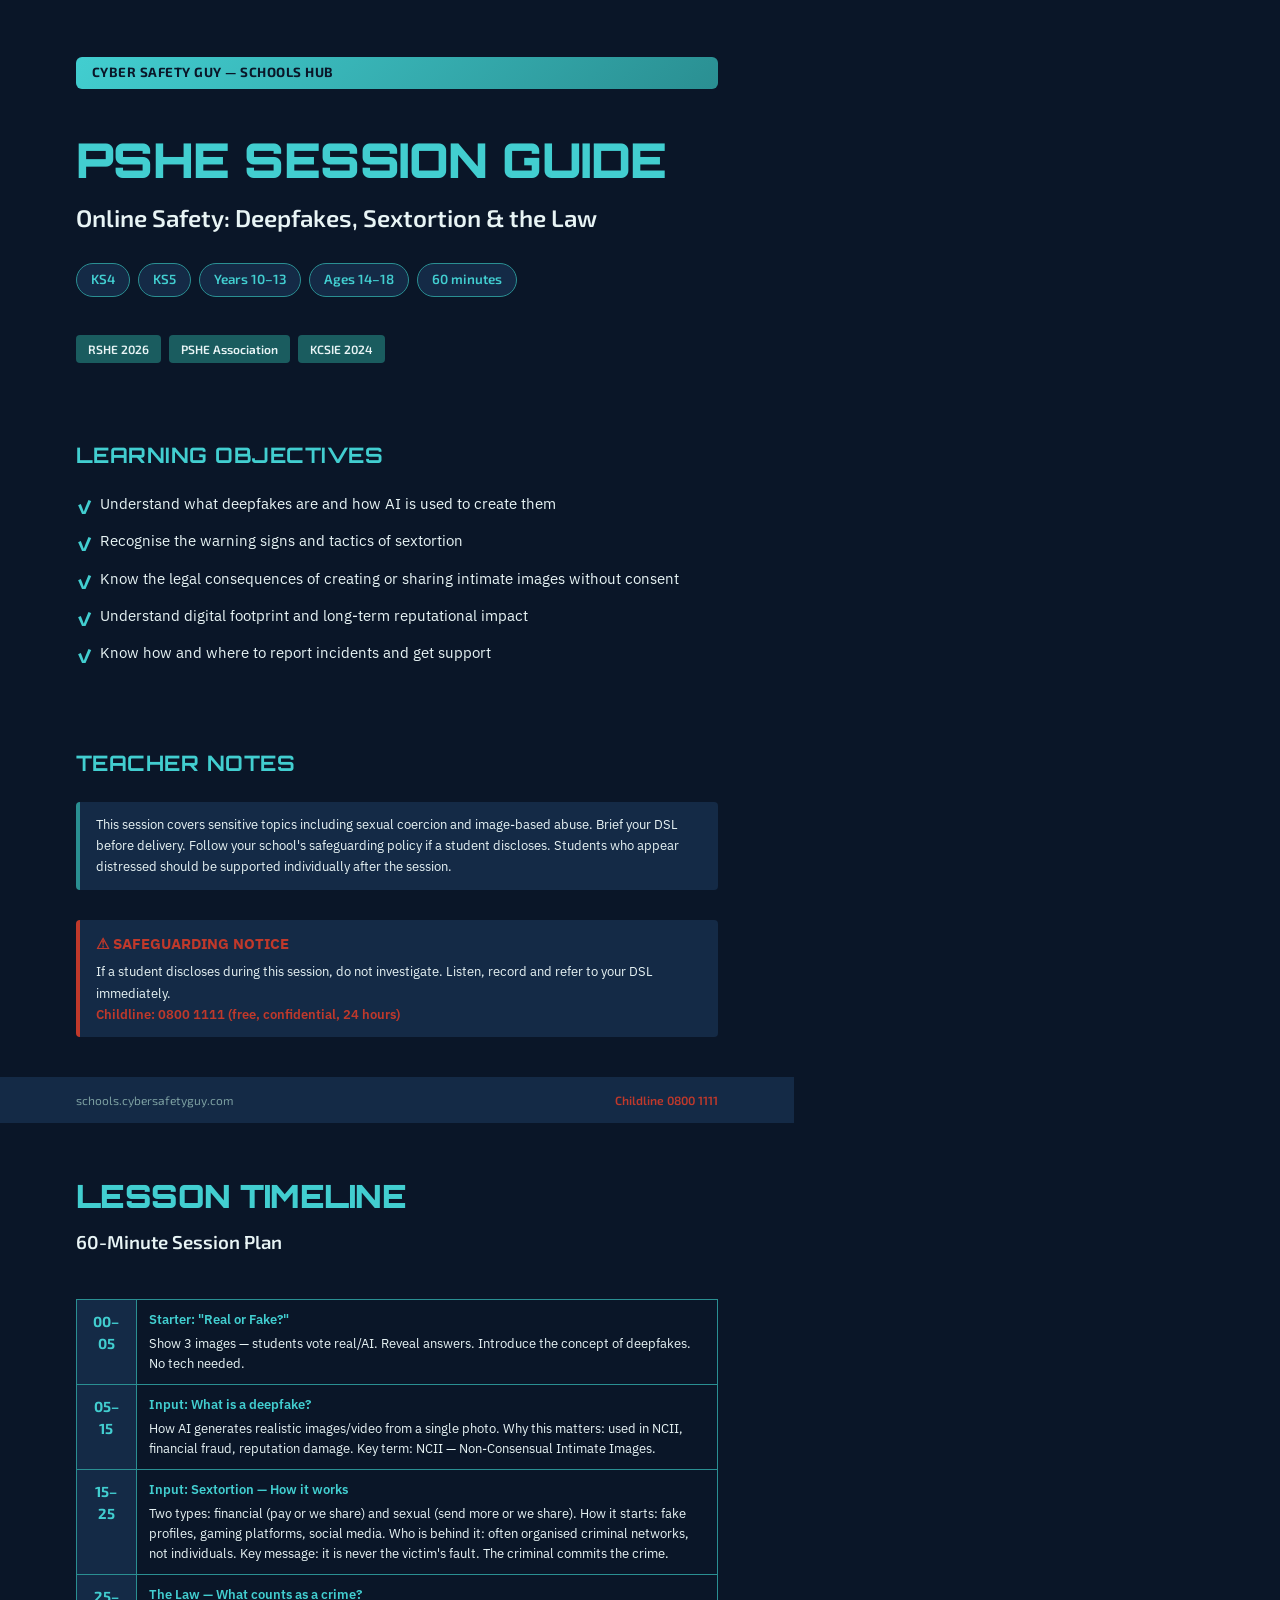
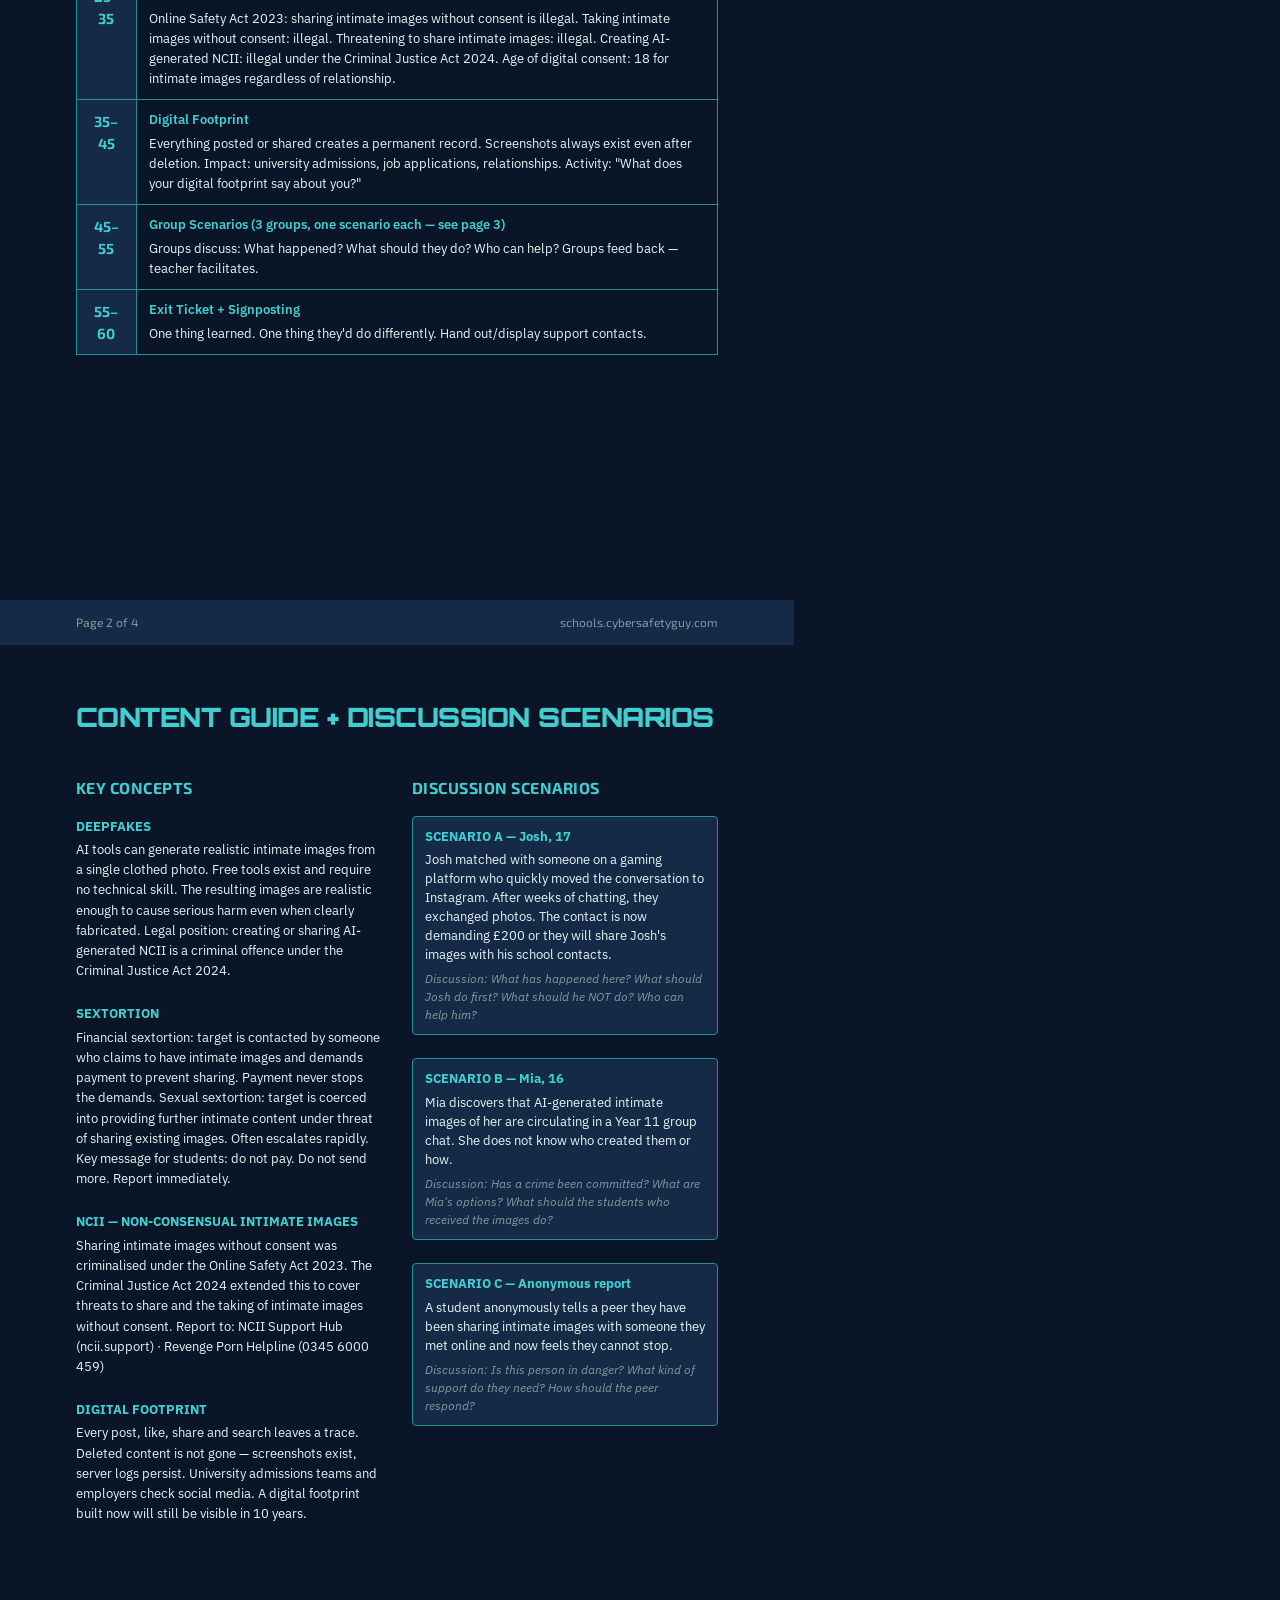
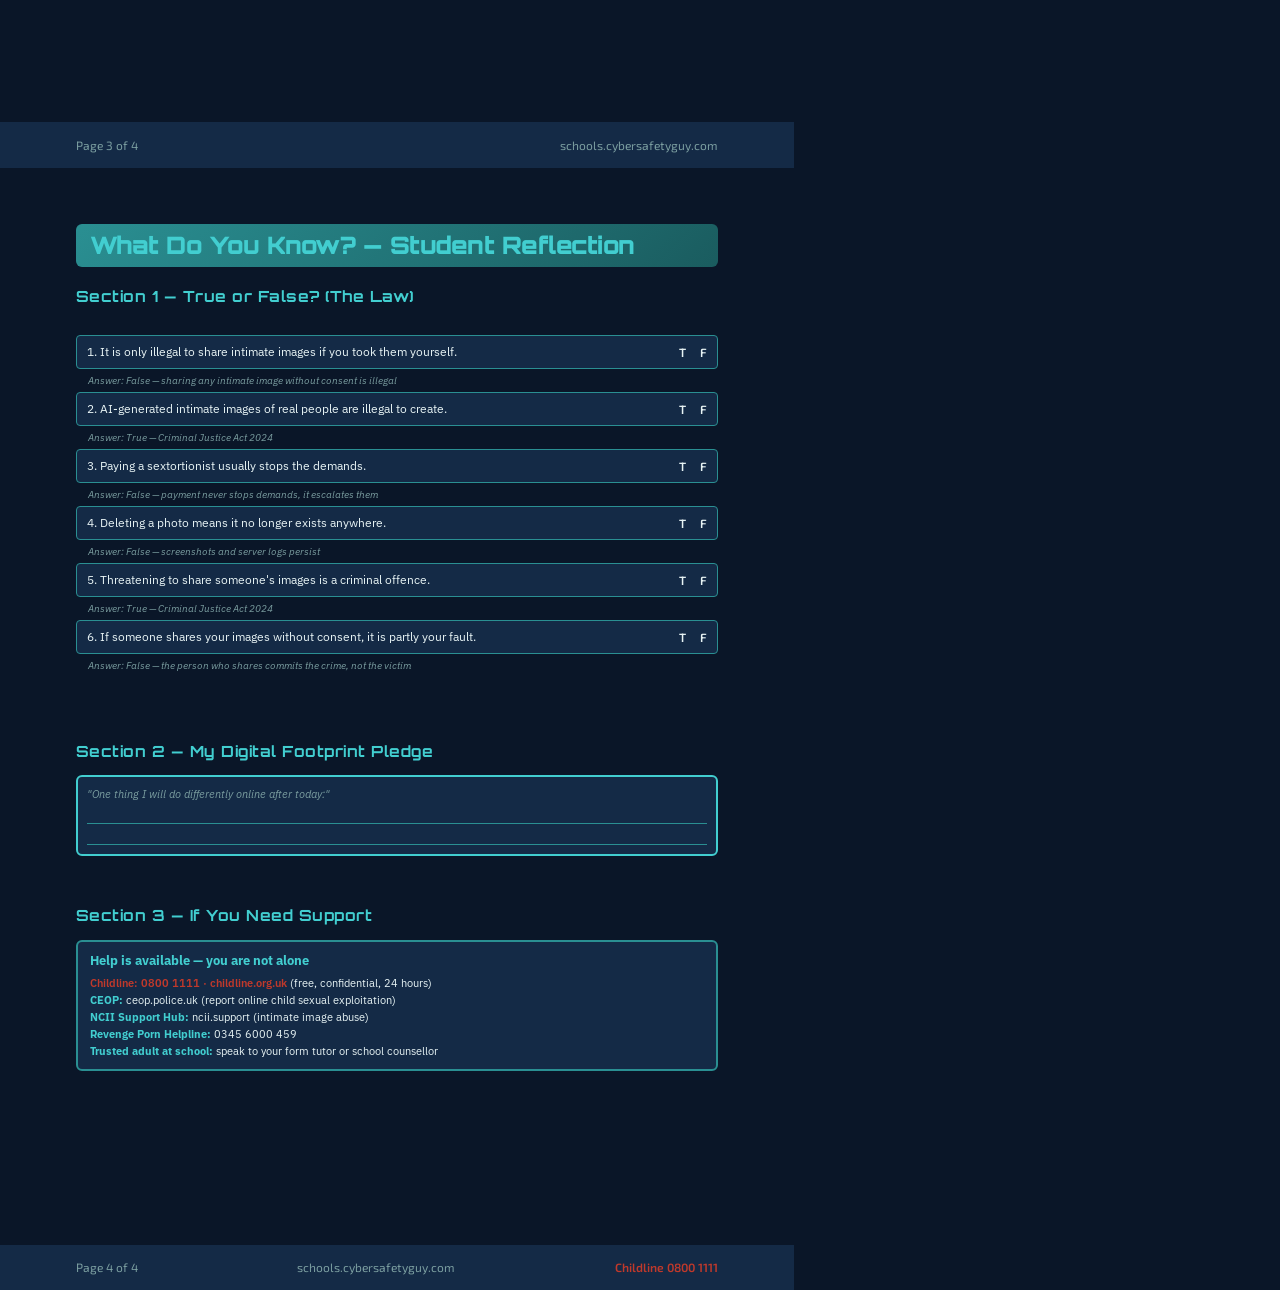
<file: CSG_PSHE_KS45.html>
<!DOCTYPE html>
<html lang="en">
<head>
  <meta charset="UTF-8">
  <meta name="viewport" content="width=device-width, initial-scale=1.0">
  <title>PSHE Session Guide — KS4 & KS5 — Cyber Safety Guy</title>
  <link rel="preconnect" href="https://fonts.googleapis.com">
  <link rel="preconnect" href="https://fonts.gstatic.com" crossorigin>
  <link href="https://fonts.googleapis.com/css2?family=Orbitron:wght@700;900&family=Exo+2:wght@400;600;700&family=IBM+Plex+Sans:wght@300;400;500;600&display=swap" rel="stylesheet">
  <style>
    * {
      margin: 0;
      padding: 0;
      box-sizing: border-box;
    }
    
    body {
      font-family: 'IBM Plex Sans', sans-serif;
      background: #0A1628;
      color: #E8F4F5;
      line-height: 1.5;
    }
    
    .page {
      width: 210mm;
      height: 297mm;
      background: #0A1628;
      position: relative;
      display: flex;
      flex-direction: column;
      page-break-after: always;
      overflow: hidden;
    }
    
    .page-content {
      padding: 15mm 20mm 20mm 20mm;
      padding-bottom: 18mm;
      display: flex;
      flex-direction: column;
      min-height: 0;
    }
    
    .page-footer {
      position: absolute;
      bottom: 0;
      left: 0;
      right: 0;
      padding: 6mm 20mm;
      background: #142A46;
      font-family: 'Exo 2', sans-serif;
      font-size: 9pt;
      color: #7B9EA0;
      display: flex;
      justify-content: space-between;
      align-items: center;
      height: 12mm;
    }
    
    .childline-footer {
      color: #C0392B;
      font-weight: 600;
    }
    
    /* Page 1 - Cover */
    .header-badge {
      display: inline-block;
      background: linear-gradient(135deg, #42CED0 0%, #2A8F92 100%);
      color: #0A1628;
      padding: 6px 16px;
      border-radius: 6px;
      font-family: 'Exo 2', sans-serif;
      font-size: 10pt;
      font-weight: 700;
      text-transform: uppercase;
      letter-spacing: 0.5px;
      margin-bottom: 12mm;
    }
    
    h1 {
      font-family: 'Orbitron', sans-serif;
      font-size: 36pt;
      font-weight: 900;
      color: #42CED0;
      margin-bottom: 4mm;
      letter-spacing: -0.5px;
      line-height: 1.1;
    }
    
    .subtitle {
      font-family: 'Exo 2', sans-serif;
      font-size: 18pt;
      font-weight: 600;
      color: #E8F4F5;
      margin-bottom: 8mm;
      line-height: 1.3;
    }
    
    .meta-tags {
      display: flex;
      flex-wrap: wrap;
      gap: 8px;
      margin-bottom: 10mm;
    }
    
    .tag {
      background: #142A46;
      border: 1px solid #2A8F92;
      color: #42CED0;
      padding: 6px 14px;
      border-radius: 20px;
      font-family: 'Exo 2', sans-serif;
      font-size: 10pt;
      font-weight: 600;
    }
    
    .curriculum-chips {
      display: flex;
      flex-wrap: wrap;
      gap: 8px;
      margin-bottom: 12mm;
    }
    
    .chip {
      background: #1A5C5F;
      color: #E8F4F5;
      padding: 5px 12px;
      border-radius: 4px;
      font-family: 'Exo 2', sans-serif;
      font-size: 9pt;
      font-weight: 600;
    }
    
    h2 {
      font-family: 'Orbitron', sans-serif;
      font-size: 16pt;
      font-weight: 700;
      color: #42CED0;
      margin-bottom: 6mm;
      margin-top: 8mm;
      letter-spacing: 0.5px;
    }
    
    .objectives-list {
      list-style: none;
      margin-bottom: 10mm;
    }
    
    .objectives-list li {
      padding-left: 24px;
      margin-bottom: 4mm;
      position: relative;
      font-size: 11pt;
      line-height: 1.5;
    }
    
    .objectives-list li:before {
      content: "✓";
      position: absolute;
      left: 0;
      color: #42CED0;
      font-weight: 700;
      font-size: 14pt;
    }
    
    .notice-box {
      background: #142A46;
      border-left: 4px solid #2A8F92;
      padding: 12px 16px;
      margin-bottom: 8mm;
      border-radius: 4px;
      font-size: 10pt;
      line-height: 1.6;
    }
    
    .safeguarding-box {
      background: #142A46;
      border-left: 4px solid #C0392B;
      padding: 12px 16px;
      margin-bottom: 8mm;
      border-radius: 4px;
      font-size: 10pt;
      line-height: 1.6;
    }
    
    .safeguarding-box strong {
      color: #C0392B;
      display: block;
      margin-bottom: 6px;
      font-size: 11pt;
    }
    
    /* Page 2 - Timeline */
    .timeline-table {
      width: 100%;
      border-collapse: collapse;
      margin-top: 6mm;
    }
    
    .timeline-table td {
      padding: 10px 12px;
      border: 1px solid #2A8F92;
      vertical-align: top;
      font-size: 10pt;
      line-height: 1.5;
    }
    
    .timeline-table td:first-child {
      background: #142A46;
      color: #42CED0;
      font-family: 'Exo 2', sans-serif;
      font-weight: 700;
      font-size: 11pt;
      width: 60px;
      text-align: center;
    }
    
    .timeline-table strong {
      color: #42CED0;
      font-weight: 600;
      display: block;
      margin-bottom: 4px;
    }
    
    /* Page 3 - Two columns */
    .two-column {
      display: flex;
      gap: 8mm;
      margin-top: 6mm;
    }
    
    .column {
      flex: 1;
    }
    
    h3 {
      font-family: 'Exo 2', sans-serif;
      font-size: 12pt;
      font-weight: 700;
      color: #42CED0;
      margin-top: 8mm;
      margin-bottom: 4mm;
      text-transform: uppercase;
      letter-spacing: 0.5px;
    }
    
    h3:first-child {
      margin-top: 0;
    }
    
    .content-block {
      font-size: 9.5pt;
      line-height: 1.6;
      margin-bottom: 6mm;
    }
    
    .scenario-box {
      background: #142A46;
      border: 1px solid #2A8F92;
      padding: 10px 12px;
      margin-bottom: 6mm;
      border-radius: 4px;
      font-size: 9.5pt;
      line-height: 1.5;
    }
    
    .scenario-box strong {
      color: #42CED0;
      display: block;
      margin-bottom: 4px;
      font-size: 10pt;
    }
    
    .scenario-box em {
      color: #7B9EA0;
      font-style: italic;
      display: block;
      margin-top: 6px;
      font-size: 9pt;
    }
    
    /* Page 4 - Student Sheet */
    .student-header {
      background: linear-gradient(135deg, #2A8F92 0%, #1A5C5F 100%);
      padding: 8px 14px;
      border-radius: 6px;
      margin-bottom: 5mm;
    }
    
    .student-header h1 {
      font-size: 18pt;
      margin: 0;
    }
    
    .true-false-grid {
      margin-top: 4mm;
      margin-bottom: 5mm;
    }
    
    .tf-item {
      background: #142A46;
      border: 1px solid #2A8F92;
      padding: 7px 10px;
      margin-bottom: 4px;
      border-radius: 4px;
      font-size: 9pt;
      display: flex;
      justify-content: space-between;
      align-items: center;
    }
    
    .tf-options {
      display: flex;
      gap: 14px;
      font-family: 'Exo 2', sans-serif;
      font-weight: 600;
    }
    
    .tf-answer {
      color: #7B9EA0;
      font-size: 7.5pt;
      margin-top: 1px;
      font-style: italic;
    }
    
    .scenario-choice {
      background: #142A46;
      border: 1px solid #2A8F92;
      padding: 8px 10px;
      margin-bottom: 5mm;
      border-radius: 4px;
      font-size: 9pt;
      line-height: 1.5;
    }
    
    .scenario-choice strong {
      color: #42CED0;
      display: block;
      margin-bottom: 5px;
    }
    
    .choice-options {
      display: flex;
      flex-direction: column;
      gap: 5px;
      margin-top: 6px;
    }
    
    .choice-options label {
      display: flex;
      align-items: center;
      gap: 7px;
      font-size: 8.5pt;
    }
    
    .pledge-box {
      background: #142A46;
      border: 2px solid #42CED0;
      padding: 9px;
      border-radius: 6px;
      margin-bottom: 5mm;
      min-height: 50px;
    }
    
    .pledge-box p {
      color: #7B9EA0;
      font-size: 8pt;
      margin-bottom: 6px;
      font-style: italic;
    }
    
    .support-card {
      background: #142A46;
      border: 2px solid #2A8F92;
      padding: 9px 12px;
      border-radius: 6px;
      font-size: 8.5pt;
      line-height: 1.5;
    }
    
    .support-card strong {
      color: #42CED0;
      display: block;
      margin-bottom: 5px;
      font-size: 9.5pt;
    }
    
    .support-card .childline {
      color: #C0392B;
      font-weight: 600;
    }
  </style>
</head>
<body>

<!-- PAGE 1: TEACHER COVER -->
<div class="page">
  <div class="page-content">
    <div class="header-badge">Cyber Safety Guy — Schools Hub</div>
    
    <h1>PSHE SESSION GUIDE</h1>
    
    <div class="subtitle">Online Safety: Deepfakes, Sextortion & the Law</div>
    
    <div class="meta-tags">
      <span class="tag">KS4</span>
      <span class="tag">KS5</span>
      <span class="tag">Years 10–13</span>
      <span class="tag">Ages 14–18</span>
      <span class="tag">60 minutes</span>
    </div>
    
    <div class="curriculum-chips">
      <span class="chip">RSHE 2026</span>
      <span class="chip">PSHE Association</span>
      <span class="chip">KCSIE 2024</span>
    </div>
    
    <h2>LEARNING OBJECTIVES</h2>
    <ul class="objectives-list">
      <li>Understand what deepfakes are and how AI is used to create them</li>
      <li>Recognise the warning signs and tactics of sextortion</li>
      <li>Know the legal consequences of creating or sharing intimate images without consent</li>
      <li>Understand digital footprint and long-term reputational impact</li>
      <li>Know how and where to report incidents and get support</li>
    </ul>
    
    <h2>TEACHER NOTES</h2>
    <div class="notice-box">
      This session covers sensitive topics including sexual coercion and image-based abuse. Brief your DSL before delivery. Follow your school's safeguarding policy if a student discloses. Students who appear distressed should be supported individually after the session.
    </div>
    
    <div class="safeguarding-box">
      <strong>⚠ SAFEGUARDING NOTICE</strong>
      If a student discloses during this session, do not investigate. Listen, record and refer to your DSL immediately.<br>
      <span class="childline-footer">Childline: 0800 1111 (free, confidential, 24 hours)</span>
    </div>
  </div>
  
  <div class="page-footer">
    <span>schools.cybersafetyguy.com</span>
    <span class="childline-footer">Childline 0800 1111</span>
  </div>
</div>

<!-- PAGE 2: LESSON TIMELINE -->
<div class="page">
  <div class="page-content">
    <h1 style="font-size: 24pt; margin-bottom: 4mm;">LESSON TIMELINE</h1>
    <div class="subtitle" style="font-size: 14pt; margin-bottom: 6mm;">60-Minute Session Plan</div>
    
    <table class="timeline-table">
      <tr>
        <td>00–05</td>
        <td>
          <strong>Starter: "Real or Fake?"</strong>
          Show 3 images — students vote real/AI. Reveal answers. Introduce the concept of deepfakes. No tech needed.
        </td>
      </tr>
      <tr>
        <td>05–15</td>
        <td>
          <strong>Input: What is a deepfake?</strong>
          How AI generates realistic images/video from a single photo. Why this matters: used in NCII, financial fraud, reputation damage. Key term: NCII — Non-Consensual Intimate Images.
        </td>
      </tr>
      <tr>
        <td>15–25</td>
        <td>
          <strong>Input: Sextortion — How it works</strong>
          Two types: financial (pay or we share) and sexual (send more or we share). How it starts: fake profiles, gaming platforms, social media. Who is behind it: often organised criminal networks, not individuals. Key message: it is never the victim's fault. The criminal commits the crime.
        </td>
      </tr>
      <tr>
        <td>25–35</td>
        <td>
          <strong>The Law — What counts as a crime?</strong>
          Online Safety Act 2023: sharing intimate images without consent is illegal. Taking intimate images without consent: illegal. Threatening to share intimate images: illegal. Creating AI-generated NCII: illegal under the Criminal Justice Act 2024. Age of digital consent: 18 for intimate images regardless of relationship.
        </td>
      </tr>
      <tr>
        <td>35–45</td>
        <td>
          <strong>Digital Footprint</strong>
          Everything posted or shared creates a permanent record. Screenshots always exist even after deletion. Impact: university admissions, job applications, relationships. Activity: "What does your digital footprint say about you?"
        </td>
      </tr>
      <tr>
        <td>45–55</td>
        <td>
          <strong>Group Scenarios (3 groups, one scenario each — see page 3)</strong>
          Groups discuss: What happened? What should they do? Who can help? Groups feed back — teacher facilitates.
        </td>
      </tr>
      <tr>
        <td>55–60</td>
        <td>
          <strong>Exit Ticket + Signposting</strong>
          One thing learned. One thing they'd do differently. Hand out/display support contacts.
        </td>
      </tr>
    </table>
  </div>
  
  <div class="page-footer">
    <span>Page 2 of 4</span>
    <span>schools.cybersafetyguy.com</span>
  </div>
</div>

<!-- PAGE 3: CONTENT GUIDE + SCENARIOS -->
<div class="page">
  <div class="page-content">
    <h1 style="font-size: 20pt; margin-bottom: 6mm;">CONTENT GUIDE + DISCUSSION SCENARIOS</h1>
    
    <div class="two-column">
      <div class="column">
        <h3>Key Concepts</h3>
        
        <div class="content-block">
          <strong style="color: #42CED0; display: block; margin-bottom: 3px;">DEEPFAKES</strong>
          AI tools can generate realistic intimate images from a single clothed photo. Free tools exist and require no technical skill. The resulting images are realistic enough to cause serious harm even when clearly fabricated. Legal position: creating or sharing AI-generated NCII is a criminal offence under the Criminal Justice Act 2024.
        </div>
        
        <div class="content-block">
          <strong style="color: #42CED0; display: block; margin-bottom: 3px;">SEXTORTION</strong>
          Financial sextortion: target is contacted by someone who claims to have intimate images and demands payment to prevent sharing. Payment never stops the demands. Sexual sextortion: target is coerced into providing further intimate content under threat of sharing existing images. Often escalates rapidly. Key message for students: do not pay. Do not send more. Report immediately.
        </div>
        
        <div class="content-block">
          <strong style="color: #42CED0; display: block; margin-bottom: 3px;">NCII — NON-CONSENSUAL INTIMATE IMAGES</strong>
          Sharing intimate images without consent was criminalised under the Online Safety Act 2023. The Criminal Justice Act 2024 extended this to cover threats to share and the taking of intimate images without consent. Report to: NCII Support Hub (ncii.support) · Revenge Porn Helpline (0345 6000 459)
        </div>
        
        <div class="content-block">
          <strong style="color: #42CED0; display: block; margin-bottom: 3px;">DIGITAL FOOTPRINT</strong>
          Every post, like, share and search leaves a trace. Deleted content is not gone — screenshots exist, server logs persist. University admissions teams and employers check social media. A digital footprint built now will still be visible in 10 years.
        </div>
      </div>
      
      <div class="column">
        <h3>Discussion Scenarios</h3>
        
        <div class="scenario-box">
          <strong>SCENARIO A — Josh, 17</strong>
          Josh matched with someone on a gaming platform who quickly moved the conversation to Instagram. After weeks of chatting, they exchanged photos. The contact is now demanding £200 or they will share Josh's images with his school contacts.
          <em>Discussion: What has happened here? What should Josh do first? What should he NOT do? Who can help him?</em>
        </div>
        
        <div class="scenario-box">
          <strong>SCENARIO B — Mia, 16</strong>
          Mia discovers that AI-generated intimate images of her are circulating in a Year 11 group chat. She does not know who created them or how.
          <em>Discussion: Has a crime been committed? What are Mia's options? What should the students who received the images do?</em>
        </div>
        
        <div class="scenario-box">
          <strong>SCENARIO C — Anonymous report</strong>
          A student anonymously tells a peer they have been sharing intimate images with someone they met online and now feels they cannot stop.
          <em>Discussion: Is this person in danger? What kind of support do they need? How should the peer respond?</em>
        </div>
      </div>
    </div>
  </div>
  
  <div class="page-footer">
    <span>Page 3 of 4</span>
    <span>schools.cybersafetyguy.com</span>
  </div>
</div>

<!-- PAGE 4: STUDENT REFLECTION SHEET -->
<div class="page">
  <div class="page-content">
    <div class="student-header">
      <h1>What Do You Know? — Student Reflection</h1>
    </div>
    
    <h2 style="font-size: 11.5pt; margin-top: 0; margin-bottom: 3mm;">Section 1 — True or False? (The Law)</h2>
    
    <div class="true-false-grid">
      <div class="tf-item">
        <span>1. It is only illegal to share intimate images if you took them yourself.</span>
        <div class="tf-options">
          <span>T</span>
          <span>F</span>
        </div>
      </div>
      <div class="tf-answer" style="margin-left: 12px; margin-bottom: 4px;">Answer: False — sharing any intimate image without consent is illegal</div>
      
      <div class="tf-item">
        <span>2. AI-generated intimate images of real people are illegal to create.</span>
        <div class="tf-options">
          <span>T</span>
          <span>F</span>
        </div>
      </div>
      <div class="tf-answer" style="margin-left: 12px; margin-bottom: 4px;">Answer: True — Criminal Justice Act 2024</div>
      
      <div class="tf-item">
        <span>3. Paying a sextortionist usually stops the demands.</span>
        <div class="tf-options">
          <span>T</span>
          <span>F</span>
        </div>
      </div>
      <div class="tf-answer" style="margin-left: 12px; margin-bottom: 4px;">Answer: False — payment never stops demands, it escalates them</div>
      
      <div class="tf-item">
        <span>4. Deleting a photo means it no longer exists anywhere.</span>
        <div class="tf-options">
          <span>T</span>
          <span>F</span>
        </div>
      </div>
      <div class="tf-answer" style="margin-left: 12px; margin-bottom: 4px;">Answer: False — screenshots and server logs persist</div>
      
      <div class="tf-item">
        <span>5. Threatening to share someone's images is a criminal offence.</span>
        <div class="tf-options">
          <span>T</span>
          <span>F</span>
        </div>
      </div>
      <div class="tf-answer" style="margin-left: 12px; margin-bottom: 4px;">Answer: True — Criminal Justice Act 2024</div>
      
      <div class="tf-item">
        <span>6. If someone shares your images without consent, it is partly your fault.</span>
        <div class="tf-options">
          <span>T</span>
          <span>F</span>
        </div>
      </div>
      <div class="tf-answer" style="margin-left: 12px; margin-bottom: 5mm;">Answer: False — the person who shares commits the crime, not the victim</div>
    </div>
    
    <h2 style="font-size: 11.5pt; margin-bottom: 3mm;">Section 2 — My Digital Footprint Pledge</h2>
    <div class="pledge-box">
      <p>"One thing I will do differently online after today:"</p>
      <div style="border-bottom: 1px solid #2A8F92; margin-bottom: 5px; height: 16px;"></div>
      <div style="border-bottom: 1px solid #2A8F92; height: 16px;"></div>
    </div>
    
    <h2 style="font-size: 11.5pt; margin-bottom: 3mm;">Section 3 — If You Need Support</h2>
    <div class="support-card">
      <strong>Help is available — you are not alone</strong>
      <span class="childline">Childline: 0800 1111 · childline.org.uk</span> (free, confidential, 24 hours)<br>
      <strong style="display: inline; font-size: 8.5pt;">CEOP:</strong> ceop.police.uk (report online child sexual exploitation)<br>
      <strong style="display: inline; font-size: 8.5pt;">NCII Support Hub:</strong> ncii.support (intimate image abuse)<br>
      <strong style="display: inline; font-size: 8.5pt;">Revenge Porn Helpline:</strong> 0345 6000 459<br>
      <strong style="display: inline; font-size: 8.5pt;">Trusted adult at school:</strong> speak to your form tutor or school counsellor
    </div>
  </div>
  
  <div class="page-footer">
    <span>Page 4 of 4</span>
    <span>schools.cybersafetyguy.com</span>
    <span class="childline-footer">Childline 0800 1111</span>
  </div>
</div>

</body>
</html>
</file>
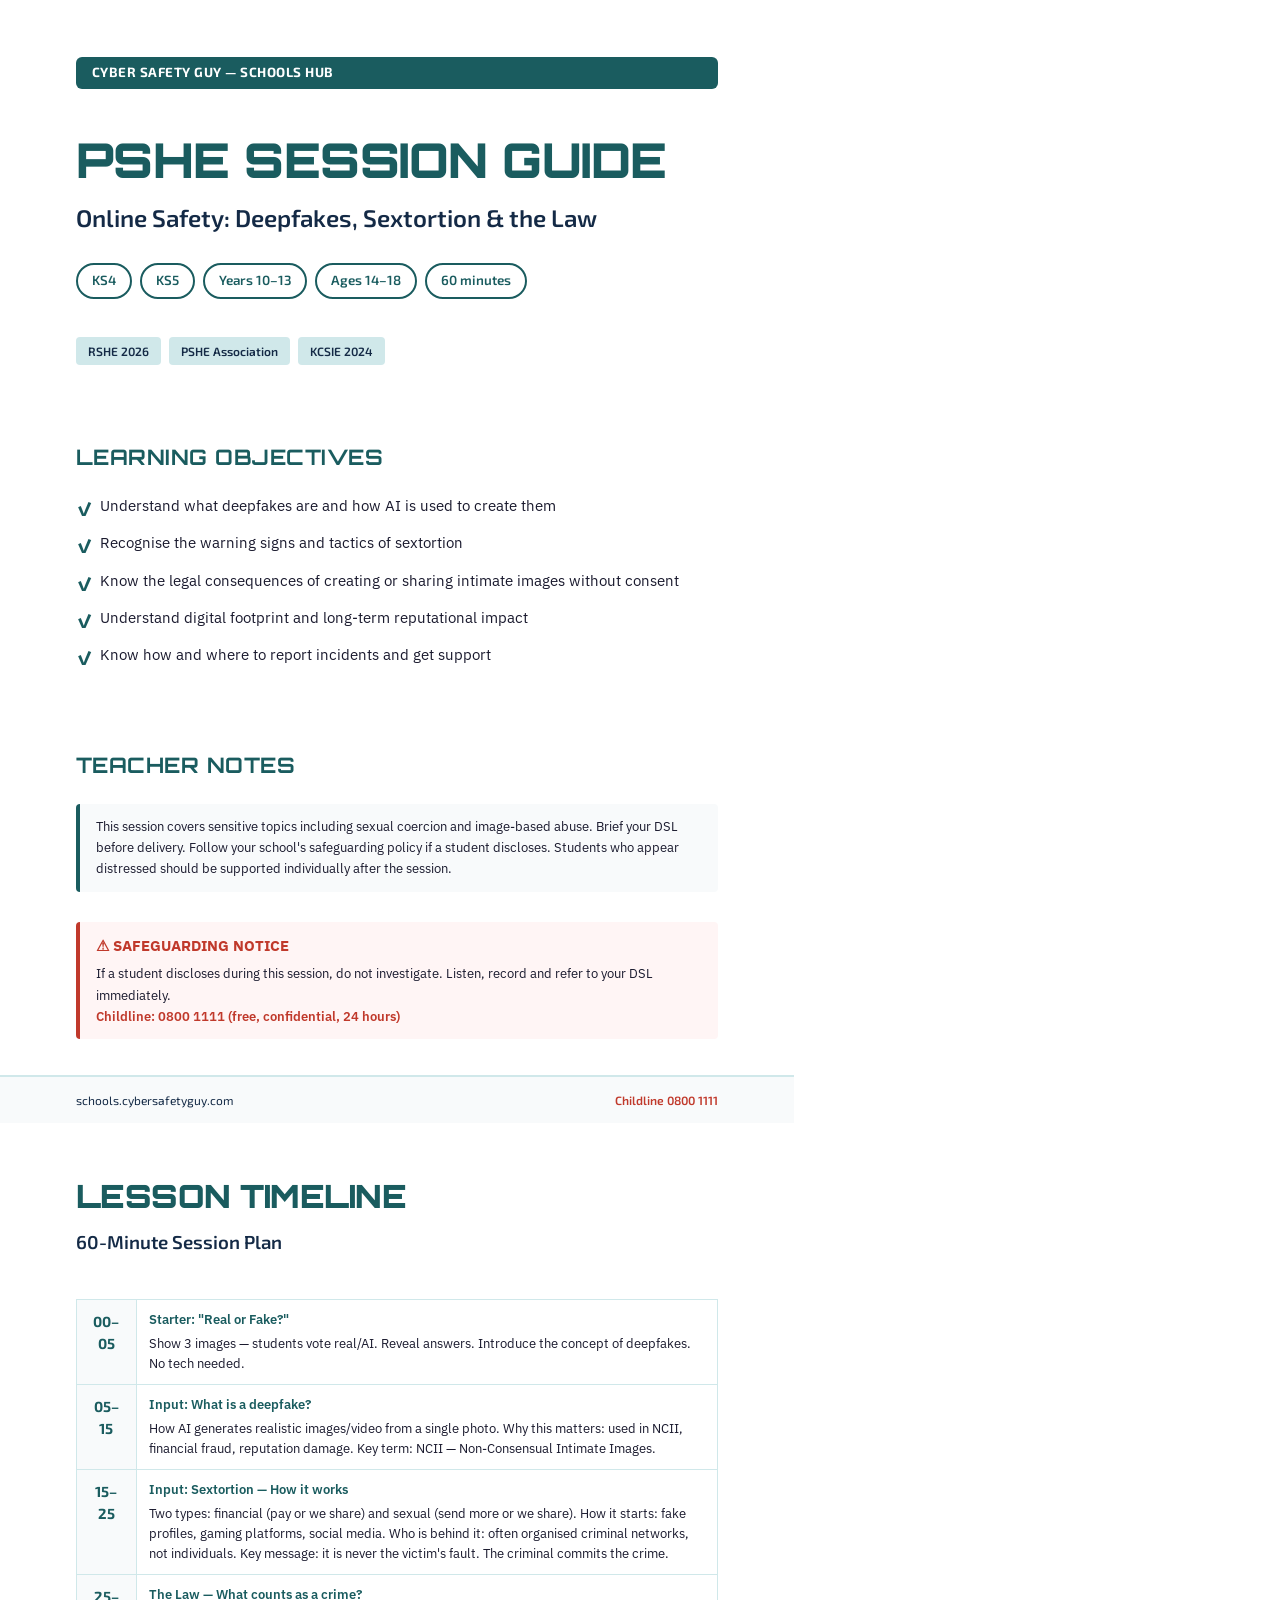
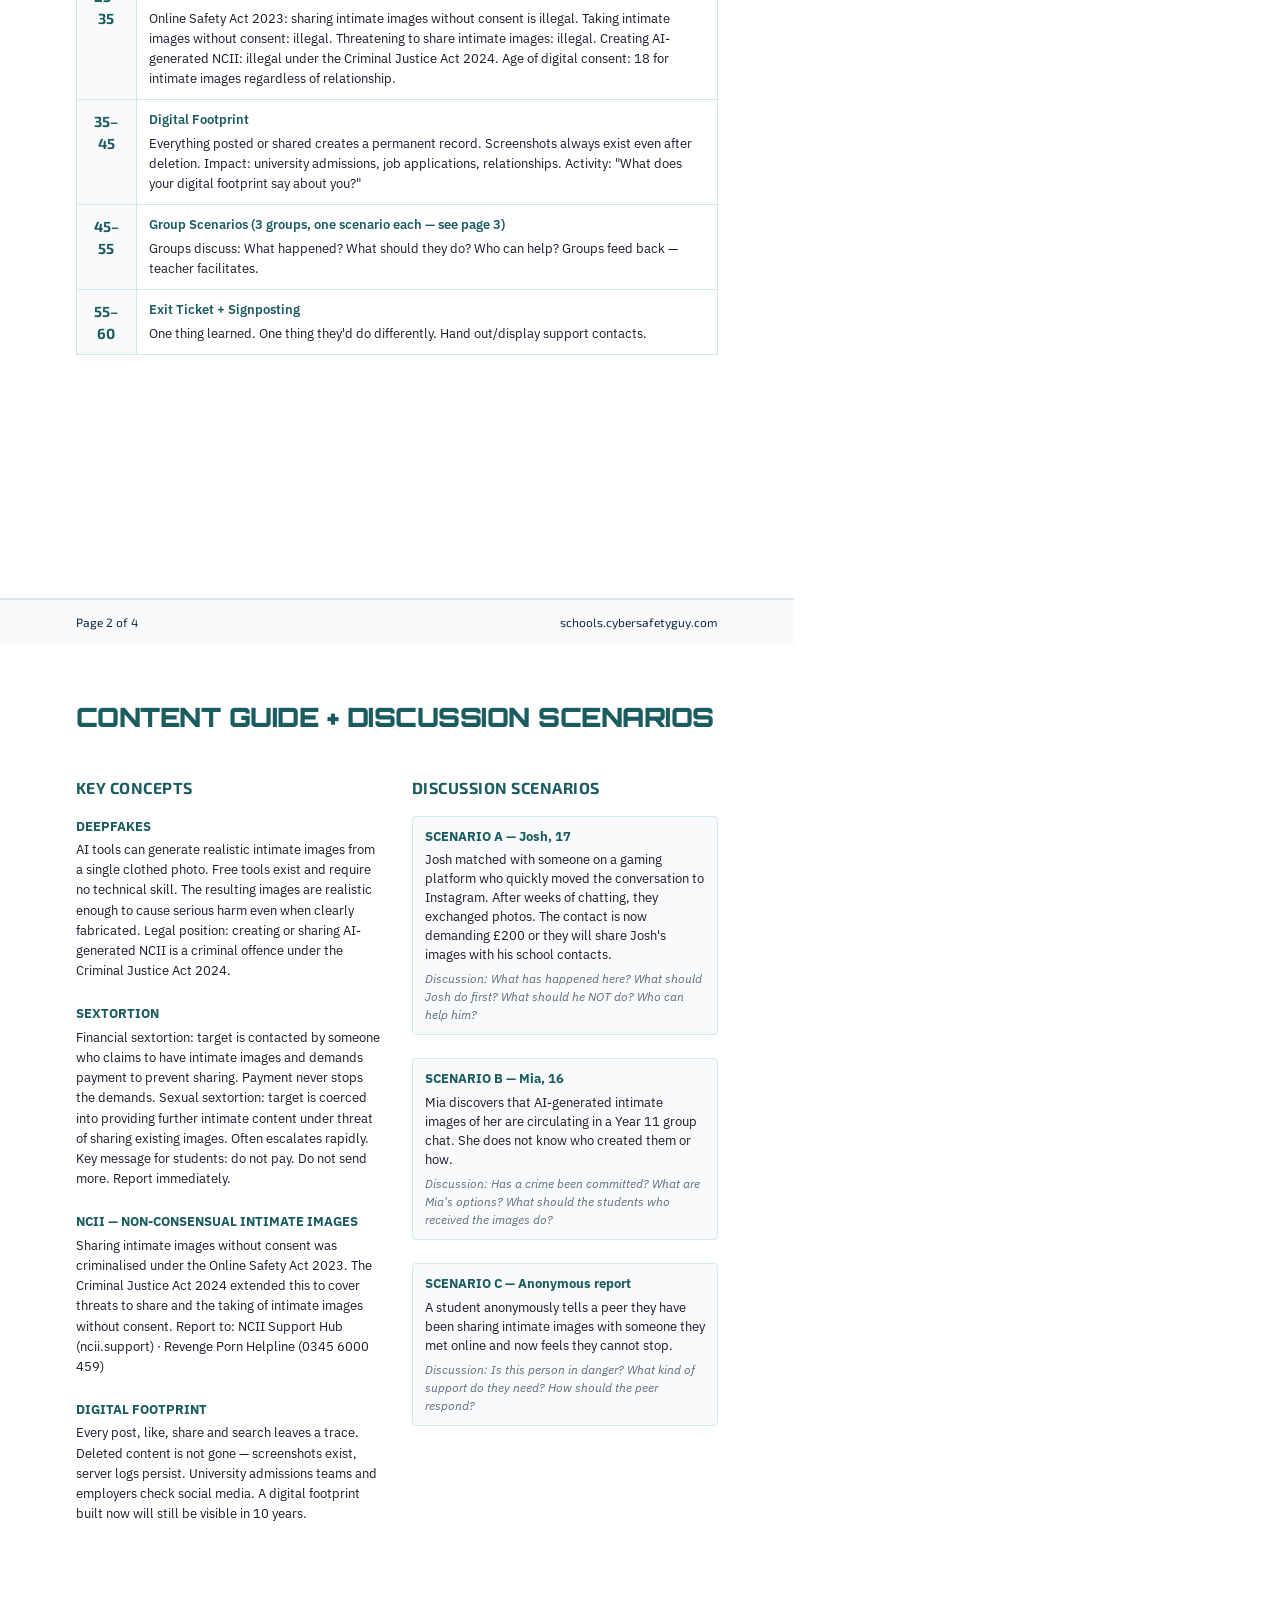
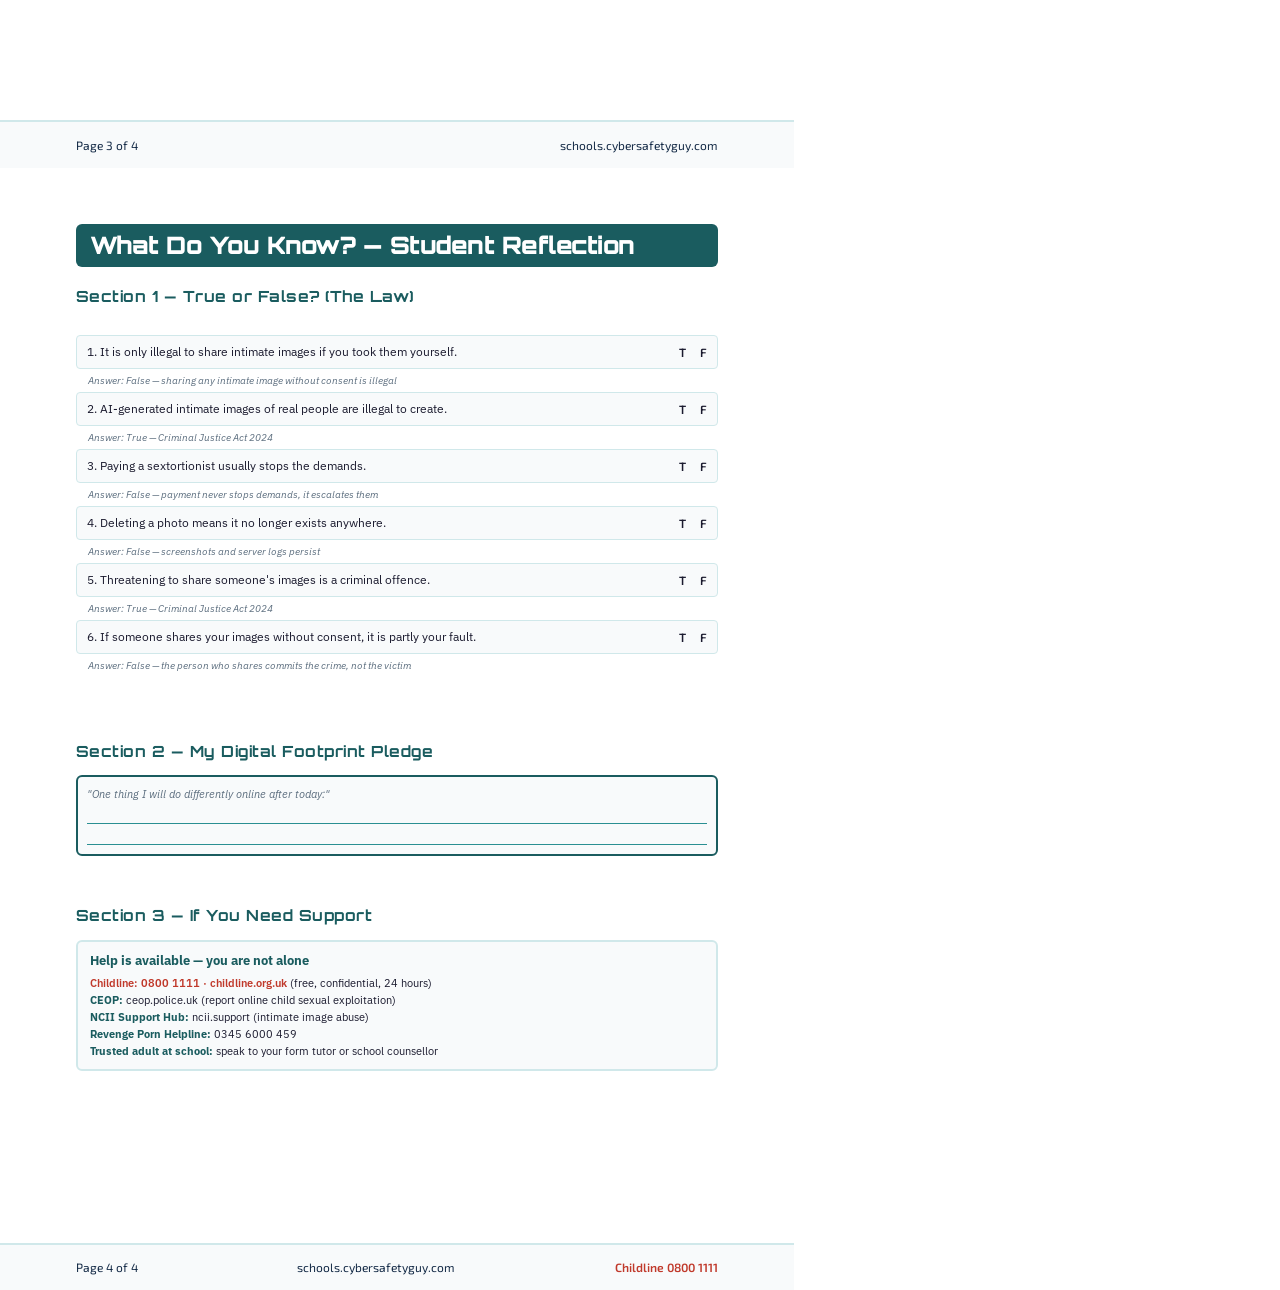
<file: CSG_PSHE_KS45_Print.html>
<!DOCTYPE html>
<html lang="en">
<head>
  <meta charset="UTF-8">
  <meta name="viewport" content="width=device-width, initial-scale=1.0">
  <title>PSHE Session Guide — KS4 & KS5 — Cyber Safety Guy (Print)</title>
  <link rel="preconnect" href="https://fonts.googleapis.com">
  <link rel="preconnect" href="https://fonts.gstatic.com" crossorigin>
  <link href="https://fonts.googleapis.com/css2?family=Orbitron:wght@700;900&family=Exo+2:wght@400;600;700&family=IBM+Plex+Sans:wght@300;400;500;600&display=swap" rel="stylesheet">
  <style>
    * {
      margin: 0;
      padding: 0;
      box-sizing: border-box;
    }
    
    body {
      font-family: 'IBM Plex Sans', sans-serif;
      background: #0A1628;
      color: #E8F4F5;
      line-height: 1.5;
    }
    
    .page {
      width: 210mm;
      height: 297mm;
      background: #0A1628;
      position: relative;
      display: flex;
      flex-direction: column;
      page-break-after: always;
      overflow: hidden;
    }
    
    .page-content {
      padding: 15mm 20mm 20mm 20mm;
      padding-bottom: 18mm;
      display: flex;
      flex-direction: column;
      min-height: 0;
    }
    
    .page-footer {
      position: absolute;
      bottom: 0;
      left: 0;
      right: 0;
      padding: 6mm 20mm;
      background: #142A46;
      font-family: 'Exo 2', sans-serif;
      font-size: 9pt;
      color: #7B9EA0;
      display: flex;
      justify-content: space-between;
      align-items: center;
      height: 12mm;
    }
    
    .childline-footer {
      color: #C0392B;
      font-weight: 600;
    }
    
    /* Page 1 - Cover */
    .header-badge {
      display: inline-block;
      background: linear-gradient(135deg, #42CED0 0%, #2A8F92 100%);
      color: #0A1628;
      padding: 6px 16px;
      border-radius: 6px;
      font-family: 'Exo 2', sans-serif;
      font-size: 10pt;
      font-weight: 700;
      text-transform: uppercase;
      letter-spacing: 0.5px;
      margin-bottom: 12mm;
    }
    
    h1 {
      font-family: 'Orbitron', sans-serif;
      font-size: 36pt;
      font-weight: 900;
      color: #42CED0;
      margin-bottom: 4mm;
      letter-spacing: -0.5px;
      line-height: 1.1;
    }
    
    .subtitle {
      font-family: 'Exo 2', sans-serif;
      font-size: 18pt;
      font-weight: 600;
      color: #E8F4F5;
      margin-bottom: 8mm;
      line-height: 1.3;
    }
    
    .meta-tags {
      display: flex;
      flex-wrap: wrap;
      gap: 8px;
      margin-bottom: 10mm;
    }
    
    .tag {
      background: #142A46;
      border: 1px solid #2A8F92;
      color: #42CED0;
      padding: 6px 14px;
      border-radius: 20px;
      font-family: 'Exo 2', sans-serif;
      font-size: 10pt;
      font-weight: 600;
    }
    
    .curriculum-chips {
      display: flex;
      flex-wrap: wrap;
      gap: 8px;
      margin-bottom: 12mm;
    }
    
    .chip {
      background: #1A5C5F;
      color: #E8F4F5;
      padding: 5px 12px;
      border-radius: 4px;
      font-family: 'Exo 2', sans-serif;
      font-size: 9pt;
      font-weight: 600;
    }
    
    h2 {
      font-family: 'Orbitron', sans-serif;
      font-size: 16pt;
      font-weight: 700;
      color: #42CED0;
      margin-bottom: 6mm;
      margin-top: 8mm;
      letter-spacing: 0.5px;
    }
    
    .objectives-list {
      list-style: none;
      margin-bottom: 10mm;
    }
    
    .objectives-list li {
      padding-left: 24px;
      margin-bottom: 4mm;
      position: relative;
      font-size: 11pt;
      line-height: 1.5;
    }
    
    .objectives-list li:before {
      content: "✓";
      position: absolute;
      left: 0;
      color: #42CED0;
      font-weight: 700;
      font-size: 14pt;
    }
    
    .notice-box {
      background: #142A46;
      border-left: 4px solid #2A8F92;
      padding: 12px 16px;
      margin-bottom: 8mm;
      border-radius: 4px;
      font-size: 10pt;
      line-height: 1.6;
    }
    
    .safeguarding-box {
      background: #142A46;
      border-left: 4px solid #C0392B;
      padding: 12px 16px;
      margin-bottom: 8mm;
      border-radius: 4px;
      font-size: 10pt;
      line-height: 1.6;
    }
    
    .safeguarding-box strong {
      color: #C0392B;
      display: block;
      margin-bottom: 6px;
      font-size: 11pt;
    }
    
    /* Page 2 - Timeline */
    .timeline-table {
      width: 100%;
      border-collapse: collapse;
      margin-top: 6mm;
    }
    
    .timeline-table td {
      padding: 10px 12px;
      border: 1px solid #2A8F92;
      vertical-align: top;
      font-size: 10pt;
      line-height: 1.5;
    }
    
    .timeline-table td:first-child {
      background: #142A46;
      color: #42CED0;
      font-family: 'Exo 2', sans-serif;
      font-weight: 700;
      font-size: 11pt;
      width: 60px;
      text-align: center;
    }
    
    .timeline-table strong {
      color: #42CED0;
      font-weight: 600;
      display: block;
      margin-bottom: 4px;
    }
    
    /* Page 3 - Two columns */
    .two-column {
      display: flex;
      gap: 8mm;
      margin-top: 6mm;
    }
    
    .column {
      flex: 1;
    }
    
    h3 {
      font-family: 'Exo 2', sans-serif;
      font-size: 12pt;
      font-weight: 700;
      color: #42CED0;
      margin-top: 8mm;
      margin-bottom: 4mm;
      text-transform: uppercase;
      letter-spacing: 0.5px;
    }
    
    h3:first-child {
      margin-top: 0;
    }
    
    .content-block {
      font-size: 9.5pt;
      line-height: 1.6;
      margin-bottom: 6mm;
    }
    
    .scenario-box {
      background: #142A46;
      border: 1px solid #2A8F92;
      padding: 10px 12px;
      margin-bottom: 6mm;
      border-radius: 4px;
      font-size: 9.5pt;
      line-height: 1.5;
    }
    
    .scenario-box strong {
      color: #42CED0;
      display: block;
      margin-bottom: 4px;
      font-size: 10pt;
    }
    
    .scenario-box em {
      color: #7B9EA0;
      font-style: italic;
      display: block;
      margin-top: 6px;
      font-size: 9pt;
    }
    
    /* Page 4 - Student Sheet */
    .student-header {
      background: linear-gradient(135deg, #2A8F92 0%, #1A5C5F 100%);
      padding: 8px 14px;
      border-radius: 6px;
      margin-bottom: 5mm;
    }
    
    .student-header h1 {
      font-size: 18pt;
      margin: 0;
    }
    
    .true-false-grid {
      margin-top: 4mm;
      margin-bottom: 5mm;
    }
    
    .tf-item {
      background: #142A46;
      border: 1px solid #2A8F92;
      padding: 7px 10px;
      margin-bottom: 4px;
      border-radius: 4px;
      font-size: 9pt;
      display: flex;
      justify-content: space-between;
      align-items: center;
    }
    
    .tf-options {
      display: flex;
      gap: 14px;
      font-family: 'Exo 2', sans-serif;
      font-weight: 600;
    }
    
    .tf-answer {
      color: #7B9EA0;
      font-size: 7.5pt;
      margin-top: 1px;
      font-style: italic;
    }
    
    .scenario-choice {
      background: #142A46;
      border: 1px solid #2A8F92;
      padding: 8px 10px;
      margin-bottom: 5mm;
      border-radius: 4px;
      font-size: 9pt;
      line-height: 1.5;
    }
    
    .scenario-choice strong {
      color: #42CED0;
      display: block;
      margin-bottom: 5px;
    }
    
    .choice-options {
      display: flex;
      flex-direction: column;
      gap: 5px;
      margin-top: 6px;
    }
    
    .choice-options label {
      display: flex;
      align-items: center;
      gap: 7px;
      font-size: 8.5pt;
    }
    
    .pledge-box {
      background: #142A46;
      border: 2px solid #42CED0;
      padding: 9px;
      border-radius: 6px;
      margin-bottom: 5mm;
      min-height: 50px;
    }
    
    .pledge-box p {
      color: #7B9EA0;
      font-size: 8pt;
      margin-bottom: 6px;
      font-style: italic;
    }
    
    .support-card {
      background: #142A46;
      border: 2px solid #2A8F92;
      padding: 9px 12px;
      border-radius: 6px;
      font-size: 8.5pt;
      line-height: 1.5;
    }
    
    .support-card strong {
      color: #42CED0;
      display: block;
      margin-bottom: 5px;
      font-size: 9.5pt;
    }
    
    .support-card .childline {
      color: #C0392B;
      font-weight: 600;
    }
    
    /* PRINT VERSION OVERRIDES */
    body {
      background: white;
      color: #1a1a2e;
    }
    
    .page {
      background: white;
    }
    
    .page-footer {
      background: #f8fafb;
      color: #142A46;
      border-top: 2px solid #d0e8ea;
    }
    
    .childline-footer {
      color: #C0392B;
    }
    
    .header-badge {
      background: #1A5C5F;
      color: white;
    }
    
    h1 {
      color: #1A5C5F;
    }
    
    .subtitle {
      color: #142A46;
    }
    
    .tag {
      background: white;
      border: 2px solid #1A5C5F;
      color: #1A5C5F;
    }
    
    .chip {
      background: #d0e8ea;
      color: #142A46;
    }
    
    h2 {
      color: #1A5C5F;
    }
    
    .objectives-list li:before {
      color: #1A5C5F;
    }
    
    .notice-box {
      background: #f8fafb;
      border-left: 4px solid #1A5C5F;
      color: #1a1a2e;
    }
    
    .safeguarding-box {
      background: #fff5f5;
      border-left: 4px solid #C0392B;
      color: #1a1a2e;
    }
    
    .safeguarding-box strong {
      color: #C0392B;
    }
    
    .timeline-table td {
      border: 1px solid #d0e8ea;
      color: #1a1a2e;
    }
    
    .timeline-table td:first-child {
      background: #f8fafb;
      color: #1A5C5F;
    }
    
    .timeline-table strong {
      color: #1A5C5F;
    }
    
    h3 {
      color: #1A5C5F;
    }
    
    .content-block {
      color: #1a1a2e;
    }
    
    .content-block strong {
      color: #1A5C5F;
    }
    
    .scenario-box {
      background: #f8fafb;
      border: 1px solid #d0e8ea;
      color: #1a1a2e;
    }
    
    .scenario-box strong {
      color: #1A5C5F;
    }
    
    .scenario-box em {
      color: #5a6c7d;
    }
    
    .student-header {
      background: #1A5C5F;
      color: white;
    }
    
    .student-header h1 {
      color: white;
    }
    
    .tf-item {
      background: #f8fafb;
      border: 1px solid #d0e8ea;
      color: #1a1a2e;
    }
    
    .tf-answer {
      color: #5a6c7d;
    }
    
    .pledge-box {
      background: #f8fafb;
      border: 2px solid #1A5C5F;
    }
    
    .pledge-box p {
      color: #5a6c7d;
    }
    
    .support-card {
      background: #f8fafb;
      border: 2px solid #d0e8ea;
      color: #1a1a2e;
    }
    
    .support-card strong {
      color: #1A5C5F;
    }
    
    .support-card .childline {
      color: #C0392B;
    }
  </style>
</head>
<body>

<!-- PAGE 1: TEACHER COVER -->
<div class="page">
  <div class="page-content">
    <div class="header-badge">Cyber Safety Guy — Schools Hub</div>
    
    <h1>PSHE SESSION GUIDE</h1>
    
    <div class="subtitle">Online Safety: Deepfakes, Sextortion & the Law</div>
    
    <div class="meta-tags">
      <span class="tag">KS4</span>
      <span class="tag">KS5</span>
      <span class="tag">Years 10–13</span>
      <span class="tag">Ages 14–18</span>
      <span class="tag">60 minutes</span>
    </div>
    
    <div class="curriculum-chips">
      <span class="chip">RSHE 2026</span>
      <span class="chip">PSHE Association</span>
      <span class="chip">KCSIE 2024</span>
    </div>
    
    <h2>LEARNING OBJECTIVES</h2>
    <ul class="objectives-list">
      <li>Understand what deepfakes are and how AI is used to create them</li>
      <li>Recognise the warning signs and tactics of sextortion</li>
      <li>Know the legal consequences of creating or sharing intimate images without consent</li>
      <li>Understand digital footprint and long-term reputational impact</li>
      <li>Know how and where to report incidents and get support</li>
    </ul>
    
    <h2>TEACHER NOTES</h2>
    <div class="notice-box">
      This session covers sensitive topics including sexual coercion and image-based abuse. Brief your DSL before delivery. Follow your school's safeguarding policy if a student discloses. Students who appear distressed should be supported individually after the session.
    </div>
    
    <div class="safeguarding-box">
      <strong>⚠ SAFEGUARDING NOTICE</strong>
      If a student discloses during this session, do not investigate. Listen, record and refer to your DSL immediately.<br>
      <span class="childline-footer">Childline: 0800 1111 (free, confidential, 24 hours)</span>
    </div>
  </div>
  
  <div class="page-footer">
    <span>schools.cybersafetyguy.com</span>
    <span class="childline-footer">Childline 0800 1111</span>
  </div>
</div>

<!-- PAGE 2: LESSON TIMELINE -->
<div class="page">
  <div class="page-content">
    <h1 style="font-size: 24pt; margin-bottom: 4mm;">LESSON TIMELINE</h1>
    <div class="subtitle" style="font-size: 14pt; margin-bottom: 6mm;">60-Minute Session Plan</div>
    
    <table class="timeline-table">
      <tr>
        <td>00–05</td>
        <td>
          <strong>Starter: "Real or Fake?"</strong>
          Show 3 images — students vote real/AI. Reveal answers. Introduce the concept of deepfakes. No tech needed.
        </td>
      </tr>
      <tr>
        <td>05–15</td>
        <td>
          <strong>Input: What is a deepfake?</strong>
          How AI generates realistic images/video from a single photo. Why this matters: used in NCII, financial fraud, reputation damage. Key term: NCII — Non-Consensual Intimate Images.
        </td>
      </tr>
      <tr>
        <td>15–25</td>
        <td>
          <strong>Input: Sextortion — How it works</strong>
          Two types: financial (pay or we share) and sexual (send more or we share). How it starts: fake profiles, gaming platforms, social media. Who is behind it: often organised criminal networks, not individuals. Key message: it is never the victim's fault. The criminal commits the crime.
        </td>
      </tr>
      <tr>
        <td>25–35</td>
        <td>
          <strong>The Law — What counts as a crime?</strong>
          Online Safety Act 2023: sharing intimate images without consent is illegal. Taking intimate images without consent: illegal. Threatening to share intimate images: illegal. Creating AI-generated NCII: illegal under the Criminal Justice Act 2024. Age of digital consent: 18 for intimate images regardless of relationship.
        </td>
      </tr>
      <tr>
        <td>35–45</td>
        <td>
          <strong>Digital Footprint</strong>
          Everything posted or shared creates a permanent record. Screenshots always exist even after deletion. Impact: university admissions, job applications, relationships. Activity: "What does your digital footprint say about you?"
        </td>
      </tr>
      <tr>
        <td>45–55</td>
        <td>
          <strong>Group Scenarios (3 groups, one scenario each — see page 3)</strong>
          Groups discuss: What happened? What should they do? Who can help? Groups feed back — teacher facilitates.
        </td>
      </tr>
      <tr>
        <td>55–60</td>
        <td>
          <strong>Exit Ticket + Signposting</strong>
          One thing learned. One thing they'd do differently. Hand out/display support contacts.
        </td>
      </tr>
    </table>
  </div>
  
  <div class="page-footer">
    <span>Page 2 of 4</span>
    <span>schools.cybersafetyguy.com</span>
  </div>
</div>

<!-- PAGE 3: CONTENT GUIDE + SCENARIOS -->
<div class="page">
  <div class="page-content">
    <h1 style="font-size: 20pt; margin-bottom: 6mm;">CONTENT GUIDE + DISCUSSION SCENARIOS</h1>
    
    <div class="two-column">
      <div class="column">
        <h3>Key Concepts</h3>
        
        <div class="content-block">
          <strong style="display: block; margin-bottom: 3px;">DEEPFAKES</strong>
          AI tools can generate realistic intimate images from a single clothed photo. Free tools exist and require no technical skill. The resulting images are realistic enough to cause serious harm even when clearly fabricated. Legal position: creating or sharing AI-generated NCII is a criminal offence under the Criminal Justice Act 2024.
        </div>
        
        <div class="content-block">
          <strong style="display: block; margin-bottom: 3px;">SEXTORTION</strong>
          Financial sextortion: target is contacted by someone who claims to have intimate images and demands payment to prevent sharing. Payment never stops the demands. Sexual sextortion: target is coerced into providing further intimate content under threat of sharing existing images. Often escalates rapidly. Key message for students: do not pay. Do not send more. Report immediately.
        </div>
        
        <div class="content-block">
          <strong style="display: block; margin-bottom: 3px;">NCII — NON-CONSENSUAL INTIMATE IMAGES</strong>
          Sharing intimate images without consent was criminalised under the Online Safety Act 2023. The Criminal Justice Act 2024 extended this to cover threats to share and the taking of intimate images without consent. Report to: NCII Support Hub (ncii.support) · Revenge Porn Helpline (0345 6000 459)
        </div>
        
        <div class="content-block">
          <strong style="display: block; margin-bottom: 3px;">DIGITAL FOOTPRINT</strong>
          Every post, like, share and search leaves a trace. Deleted content is not gone — screenshots exist, server logs persist. University admissions teams and employers check social media. A digital footprint built now will still be visible in 10 years.
        </div>
      </div>
      
      <div class="column">
        <h3>Discussion Scenarios</h3>
        
        <div class="scenario-box">
          <strong>SCENARIO A — Josh, 17</strong>
          Josh matched with someone on a gaming platform who quickly moved the conversation to Instagram. After weeks of chatting, they exchanged photos. The contact is now demanding £200 or they will share Josh's images with his school contacts.
          <em>Discussion: What has happened here? What should Josh do first? What should he NOT do? Who can help him?</em>
        </div>
        
        <div class="scenario-box">
          <strong>SCENARIO B — Mia, 16</strong>
          Mia discovers that AI-generated intimate images of her are circulating in a Year 11 group chat. She does not know who created them or how.
          <em>Discussion: Has a crime been committed? What are Mia's options? What should the students who received the images do?</em>
        </div>
        
        <div class="scenario-box">
          <strong>SCENARIO C — Anonymous report</strong>
          A student anonymously tells a peer they have been sharing intimate images with someone they met online and now feels they cannot stop.
          <em>Discussion: Is this person in danger? What kind of support do they need? How should the peer respond?</em>
        </div>
      </div>
    </div>
  </div>
  
  <div class="page-footer">
    <span>Page 3 of 4</span>
    <span>schools.cybersafetyguy.com</span>
  </div>
</div>

<!-- PAGE 4: STUDENT REFLECTION SHEET -->
<div class="page">
  <div class="page-content">
    <div class="student-header">
      <h1>What Do You Know? — Student Reflection</h1>
    </div>
    
    <h2 style="font-size: 11.5pt; margin-top: 0; margin-bottom: 3mm;">Section 1 — True or False? (The Law)</h2>
    
    <div class="true-false-grid">
      <div class="tf-item">
        <span>1. It is only illegal to share intimate images if you took them yourself.</span>
        <div class="tf-options">
          <span>T</span>
          <span>F</span>
        </div>
      </div>
      <div class="tf-answer" style="margin-left: 12px; margin-bottom: 4px;">Answer: False — sharing any intimate image without consent is illegal</div>
      
      <div class="tf-item">
        <span>2. AI-generated intimate images of real people are illegal to create.</span>
        <div class="tf-options">
          <span>T</span>
          <span>F</span>
        </div>
      </div>
      <div class="tf-answer" style="margin-left: 12px; margin-bottom: 4px;">Answer: True — Criminal Justice Act 2024</div>
      
      <div class="tf-item">
        <span>3. Paying a sextortionist usually stops the demands.</span>
        <div class="tf-options">
          <span>T</span>
          <span>F</span>
        </div>
      </div>
      <div class="tf-answer" style="margin-left: 12px; margin-bottom: 4px;">Answer: False — payment never stops demands, it escalates them</div>
      
      <div class="tf-item">
        <span>4. Deleting a photo means it no longer exists anywhere.</span>
        <div class="tf-options">
          <span>T</span>
          <span>F</span>
        </div>
      </div>
      <div class="tf-answer" style="margin-left: 12px; margin-bottom: 4px;">Answer: False — screenshots and server logs persist</div>
      
      <div class="tf-item">
        <span>5. Threatening to share someone's images is a criminal offence.</span>
        <div class="tf-options">
          <span>T</span>
          <span>F</span>
        </div>
      </div>
      <div class="tf-answer" style="margin-left: 12px; margin-bottom: 4px;">Answer: True — Criminal Justice Act 2024</div>
      
      <div class="tf-item">
        <span>6. If someone shares your images without consent, it is partly your fault.</span>
        <div class="tf-options">
          <span>T</span>
          <span>F</span>
        </div>
      </div>
      <div class="tf-answer" style="margin-left: 12px; margin-bottom: 5mm;">Answer: False — the person who shares commits the crime, not the victim</div>
    </div>
    
    <h2 style="font-size: 11.5pt; margin-bottom: 3mm;">Section 2 — My Digital Footprint Pledge</h2>
    <div class="pledge-box">
      <p>"One thing I will do differently online after today:"</p>
      <div style="border-bottom: 1px solid #2A8F92; margin-bottom: 5px; height: 16px;"></div>
      <div style="border-bottom: 1px solid #2A8F92; height: 16px;"></div>
    </div>
    
    <h2 style="font-size: 11.5pt; margin-bottom: 3mm;">Section 3 — If You Need Support</h2>
    <div class="support-card">
      <strong>Help is available — you are not alone</strong>
      <span class="childline">Childline: 0800 1111 · childline.org.uk</span> (free, confidential, 24 hours)<br>
      <strong style="display: inline; font-size: 8.5pt;">CEOP:</strong> ceop.police.uk (report online child sexual exploitation)<br>
      <strong style="display: inline; font-size: 8.5pt;">NCII Support Hub:</strong> ncii.support (intimate image abuse)<br>
      <strong style="display: inline; font-size: 8.5pt;">Revenge Porn Helpline:</strong> 0345 6000 459<br>
      <strong style="display: inline; font-size: 8.5pt;">Trusted adult at school:</strong> speak to your form tutor or school counsellor
    </div>
  </div>
  
  <div class="page-footer">
    <span>Page 4 of 4</span>
    <span>schools.cybersafetyguy.com</span>
    <span class="childline-footer">Childline 0800 1111</span>
  </div>
</div>

</body>
</html>
</file>
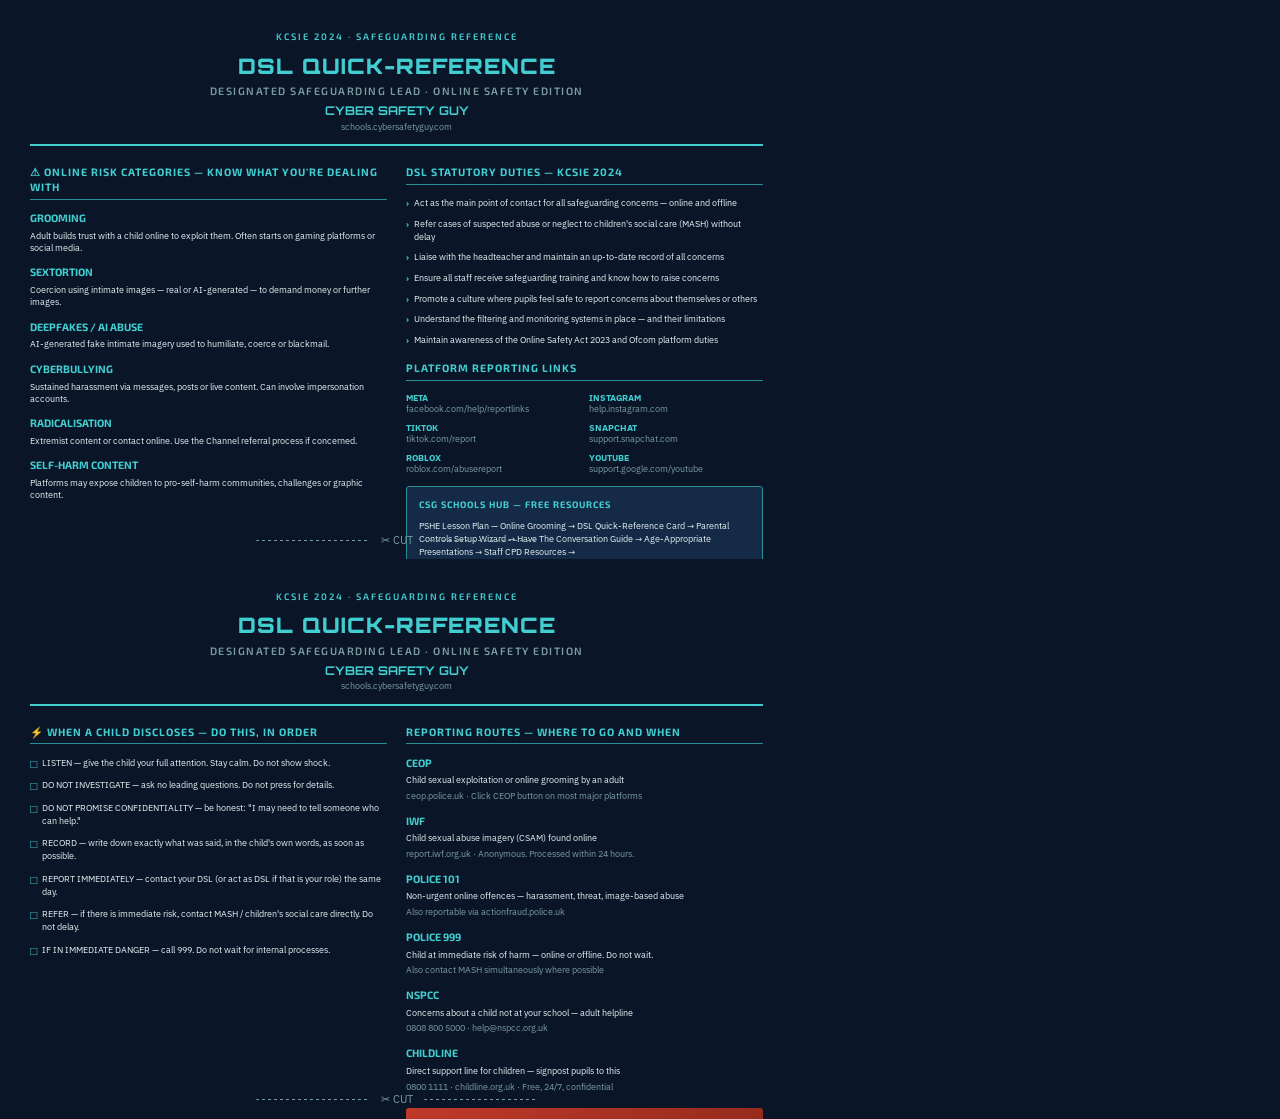
<file: sessions/dsl-card/CSG_DSL_Card.html>
<!DOCTYPE html>
<html lang="en">
<head>
  <meta charset="UTF-8">
  <meta name="viewport" content="width=device-width, initial-scale=1.0">
  <link rel="icon" href="/favicon.ico" sizes="any">
  <link rel="icon" type="image/png" sizes="32x32" href="/favicon-32.png">
  <link rel="icon" type="image/png" sizes="192x192" href="/favicon-192.png">
  <link rel="apple-touch-icon" href="/favicon-180.png">
  <title>DSL Quick-Reference Card — Cyber Safety Guy</title>
  <link rel="preconnect" href="https://fonts.googleapis.com">
  <link rel="preconnect" href="https://fonts.gstatic.com" crossorigin>
  <link href="https://fonts.googleapis.com/css2?family=Orbitron:wght@700;900&family=Exo+2:wght@400;600;700&family=IBM+Plex+Sans:wght@300;400;500;600&display=swap" rel="stylesheet">
  <style>
    @page {
      size: A5 landscape;
      margin: 0;
    }
    
    * {
      margin: 0;
      padding: 0;
      box-sizing: border-box;
    }
    
    body {
      font-family: 'IBM Plex Sans', sans-serif;
      background: #0A1628;
      color: #E8F4F5;
      line-height: 1.4;
    }
    
    .page {
      width: 210mm;
      height: 148mm;
      background: #0A1628;
      position: relative;
      display: flex;
      flex-direction: column;
      page-break-after: always;
      overflow: hidden;
      padding: 8mm;
    }
    
    .header {
      text-align: center;
      margin-bottom: 5mm;
      border-bottom: 2px solid #42CED0;
      padding-bottom: 3mm;
    }
    
    .kcsie-badge {
      font-family: 'Exo 2', sans-serif;
      font-size: 7pt;
      font-weight: 600;
      color: #42CED0;
      letter-spacing: 2px;
      text-transform: uppercase;
      margin-bottom: 2mm;
    }
    
    .card-title {
      font-family: 'Orbitron', sans-serif;
      font-size: 16pt;
      font-weight: 900;
      color: #42CED0;
      letter-spacing: 1px;
      margin-bottom: 1mm;
    }
    
    .card-subtitle {
      font-family: 'Exo 2', sans-serif;
      font-size: 8pt;
      font-weight: 600;
      color: #7B9EA0;
      letter-spacing: 1.5px;
      text-transform: uppercase;
    }
    
    .brand {
      font-family: 'Orbitron', sans-serif;
      font-size: 9pt;
      font-weight: 700;
      color: #42CED0;
      margin-top: 1mm;
    }
    
    .brand-url {
      font-size: 7pt;
      color: #7B9EA0;
    }
    
    .content-grid {
      display: grid;
      grid-template-columns: 1fr 1fr;
      gap: 5mm;
      flex: 1;
    }
    
    .section-title {
      font-family: 'Exo 2', sans-serif;
      font-size: 8pt;
      font-weight: 700;
      color: #42CED0;
      text-transform: uppercase;
      letter-spacing: 1px;
      margin-bottom: 3mm;
      padding-bottom: 1mm;
      border-bottom: 1px solid #2A8F92;
    }
    
    .risk-item {
      margin-bottom: 3mm;
    }
    
    .risk-title {
      font-family: 'Exo 2', sans-serif;
      font-size: 8pt;
      font-weight: 700;
      color: #42CED0;
      margin-bottom: 1mm;
    }
    
    .risk-desc {
      font-size: 7pt;
      line-height: 1.3;
      color: #E8F4F5;
    }
    
    .duty-list {
      list-style: none;
    }
    
    .duty-list li {
      font-size: 7pt;
      line-height: 1.4;
      margin-bottom: 2mm;
      padding-left: 8px;
      position: relative;
    }
    
    .duty-list li:before {
      content: "›";
      position: absolute;
      left: 0;
      color: #42CED0;
      font-weight: 700;
    }
    
    .platform-links {
      display: grid;
      grid-template-columns: 1fr 1fr;
      gap: 2mm;
    }
    
    .platform-item {
      font-size: 6.5pt;
      line-height: 1.3;
    }
    
    .platform-name {
      font-weight: 700;
      color: #42CED0;
      display: block;
    }
    
    .platform-url {
      color: #7B9EA0;
    }
    
    .resources-box {
      background: #142A46;
      border: 1px solid #2A8F92;
      padding: 3mm;
      border-radius: 3px;
      margin-top: 3mm;
    }
    
    .resources-title {
      font-family: 'Exo 2', sans-serif;
      font-size: 7pt;
      font-weight: 700;
      color: #42CED0;
      text-transform: uppercase;
      letter-spacing: 1px;
      margin-bottom: 2mm;
    }
    
    .resource-list {
      font-size: 6.5pt;
      line-height: 1.5;
      color: #E8F4F5;
    }
    
    .childline-box {
      background: linear-gradient(135deg, #C0392B 0%, #8B2818 100%);
      padding: 3mm;
      border-radius: 3px;
      text-align: center;
      margin-top: 3mm;
    }
    
    .childline-title {
      font-family: 'Exo 2', sans-serif;
      font-size: 7pt;
      font-weight: 700;
      color: #fff;
      text-transform: uppercase;
      letter-spacing: 1px;
      margin-bottom: 2mm;
    }
    
    .childline-desc {
      font-size: 6.5pt;
      color: #fff;
      margin-bottom: 2mm;
    }
    
    .childline-number {
      font-family: 'Orbitron', sans-serif;
      font-size: 14pt;
      font-weight: 900;
      color: #fff;
      margin-bottom: 1mm;
    }
    
    .childline-url {
      font-size: 7pt;
      color: #fff;
      opacity: 0.9;
    }
    
    .footer-note {
      text-align: center;
      font-size: 6pt;
      color: #7B9EA0;
      margin-top: 3mm;
      padding-top: 2mm;
      border-top: 1px solid #2A8F92;
    }
    
    /* Page 2 styles */
    .checklist {
      list-style: none;
    }
    
    .checklist li {
      font-size: 7pt;
      line-height: 1.4;
      margin-bottom: 2.5mm;
      padding-left: 12px;
      position: relative;
    }
    
    .checklist li:before {
      content: "□";
      position: absolute;
      left: 0;
      color: #42CED0;
      font-weight: 700;
      font-size: 9pt;
    }
    
    .reporting-item {
      margin-bottom: 3mm;
    }
    
    .reporting-title {
      font-family: 'Exo 2', sans-serif;
      font-size: 8pt;
      font-weight: 700;
      color: #42CED0;
      margin-bottom: 1mm;
    }
    
    .reporting-desc {
      font-size: 7pt;
      line-height: 1.3;
      color: #E8F4F5;
      margin-bottom: 1mm;
    }
    
    .reporting-contact {
      font-size: 6.5pt;
      color: #7B9EA0;
    }
    
    .cut-line {
      position: absolute;
      bottom: 3mm;
      left: 50%;
      transform: translateX(-50%);
      font-size: 8pt;
      color: #7B9EA0;
      display: flex;
      align-items: center;
      gap: 3mm;
    }
    
    .cut-line:before,
    .cut-line:after {
      content: "";
      width: 30mm;
      height: 1px;
      background: repeating-linear-gradient(
        90deg,
        #7B9EA0 0,
        #7B9EA0 3px,
        transparent 3px,
        transparent 6px
      );
    }
  </style>
</head>
<body>

<!-- PAGE 1: FRONT -->
<div class="page">
  <div class="header">
    <div class="kcsie-badge">KCSIE 2024 · SAFEGUARDING REFERENCE</div>
    <div class="card-title">DSL QUICK-REFERENCE</div>
    <div class="card-subtitle">Designated Safeguarding Lead · Online Safety Edition</div>
    <div class="brand">CYBER SAFETY GUY</div>
    <div class="brand-url">schools.cybersafetyguy.com</div>
  </div>
  
  <div class="content-grid">
    <div>
      <div class="section-title">⚠ Online Risk Categories — Know What You're Dealing With</div>
      
      <div class="risk-item">
        <div class="risk-title">GROOMING</div>
        <div class="risk-desc">Adult builds trust with a child online to exploit them. Often starts on gaming platforms or social media.</div>
      </div>
      
      <div class="risk-item">
        <div class="risk-title">SEXTORTION</div>
        <div class="risk-desc">Coercion using intimate images — real or AI-generated — to demand money or further images.</div>
      </div>
      
      <div class="risk-item">
        <div class="risk-title">DEEPFAKES / AI ABUSE</div>
        <div class="risk-desc">AI-generated fake intimate imagery used to humiliate, coerce or blackmail.</div>
      </div>
      
      <div class="risk-item">
        <div class="risk-title">CYBERBULLYING</div>
        <div class="risk-desc">Sustained harassment via messages, posts or live content. Can involve impersonation accounts.</div>
      </div>
      
      <div class="risk-item">
        <div class="risk-title">RADICALISATION</div>
        <div class="risk-desc">Extremist content or contact online. Use the Channel referral process if concerned.</div>
      </div>
      
      <div class="risk-item">
        <div class="risk-title">SELF-HARM CONTENT</div>
        <div class="risk-desc">Platforms may expose children to pro-self-harm communities, challenges or graphic content.</div>
      </div>
    </div>
    
    <div>
      <div class="section-title">DSL Statutory Duties — KCSIE 2024</div>
      
      <ul class="duty-list">
        <li>Act as the main point of contact for all safeguarding concerns — online and offline</li>
        <li>Refer cases of suspected abuse or neglect to children's social care (MASH) without delay</li>
        <li>Liaise with the headteacher and maintain an up-to-date record of all concerns</li>
        <li>Ensure all staff receive safeguarding training and know how to raise concerns</li>
        <li>Promote a culture where pupils feel safe to report concerns about themselves or others</li>
        <li>Understand the filtering and monitoring systems in place — and their limitations</li>
        <li>Maintain awareness of the Online Safety Act 2023 and Ofcom platform duties</li>
      </ul>
      
      <div class="section-title" style="margin-top: 4mm;">Platform Reporting Links</div>
      
      <div class="platform-links">
        <div class="platform-item">
          <span class="platform-name">META</span>
          <span class="platform-url">facebook.com/help/reportlinks</span>
        </div>
        <div class="platform-item">
          <span class="platform-name">INSTAGRAM</span>
          <span class="platform-url">help.instagram.com</span>
        </div>
        <div class="platform-item">
          <span class="platform-name">TIKTOK</span>
          <span class="platform-url">tiktok.com/report</span>
        </div>
        <div class="platform-item">
          <span class="platform-name">SNAPCHAT</span>
          <span class="platform-url">support.snapchat.com</span>
        </div>
        <div class="platform-item">
          <span class="platform-name">ROBLOX</span>
          <span class="platform-url">roblox.com/abusereport</span>
        </div>
        <div class="platform-item">
          <span class="platform-name">YOUTUBE</span>
          <span class="platform-url">support.google.com/youtube</span>
        </div>
      </div>
      
      <div class="resources-box">
        <div class="resources-title">CSG Schools Hub — Free Resources</div>
        <div class="resource-list">
          PSHE Lesson Plan — Online Grooming → DSL Quick-Reference Card → Parental Controls Setup Wizard → Have The Conversation Guide → Age-Appropriate Presentations → Staff CPD Resources →
        </div>
      </div>
      
      <div class="childline-box">
        <div class="childline-title">Childline — For The Children In Your School</div>
        <div class="childline-desc">Free, confidential, 24/7. Signpost pupils — they can call, chat or email.</div>
        <div class="childline-number">0800 1111</div>
        <div class="childline-url">childline.org.uk</div>
      </div>
    </div>
  </div>
  
  <div class="footer-note">schools.cybersafetyguy.com · Free for all UK schools</div>
  <div class="cut-line">✂ CUT</div>
</div>

<!-- PAGE 2: BACK -->
<div class="page">
  <div class="header">
    <div class="kcsie-badge">KCSIE 2024 · SAFEGUARDING REFERENCE</div>
    <div class="card-title">DSL QUICK-REFERENCE</div>
    <div class="card-subtitle">Designated Safeguarding Lead · Online Safety Edition</div>
    <div class="brand">CYBER SAFETY GUY</div>
    <div class="brand-url">schools.cybersafetyguy.com</div>
  </div>
  
  <div class="content-grid">
    <div>
      <div class="section-title">⚡ When A Child Discloses — Do This, In Order</div>
      
      <ul class="checklist">
        <li>LISTEN — give the child your full attention. Stay calm. Do not show shock.</li>
        <li>DO NOT INVESTIGATE — ask no leading questions. Do not press for details.</li>
        <li>DO NOT PROMISE CONFIDENTIALITY — be honest: "I may need to tell someone who can help."</li>
        <li>RECORD — write down exactly what was said, in the child's own words, as soon as possible.</li>
        <li>REPORT IMMEDIATELY — contact your DSL (or act as DSL if that is your role) the same day.</li>
        <li>REFER — if there is immediate risk, contact MASH / children's social care directly. Do not delay.</li>
        <li>IF IN IMMEDIATE DANGER — call 999. Do not wait for internal processes.</li>
      </ul>
    </div>
    
    <div>
      <div class="section-title">Reporting Routes — Where To Go And When</div>
      
      <div class="reporting-item">
        <div class="reporting-title">CEOP</div>
        <div class="reporting-desc">Child sexual exploitation or online grooming by an adult</div>
        <div class="reporting-contact">ceop.police.uk · Click CEOP button on most major platforms</div>
      </div>
      
      <div class="reporting-item">
        <div class="reporting-title">IWF</div>
        <div class="reporting-desc">Child sexual abuse imagery (CSAM) found online</div>
        <div class="reporting-contact">report.iwf.org.uk · Anonymous. Processed within 24 hours.</div>
      </div>
      
      <div class="reporting-item">
        <div class="reporting-title">POLICE 101</div>
        <div class="reporting-desc">Non-urgent online offences — harassment, threat, image-based abuse</div>
        <div class="reporting-contact">Also reportable via actionfraud.police.uk</div>
      </div>
      
      <div class="reporting-item">
        <div class="reporting-title">POLICE 999</div>
        <div class="reporting-desc">Child at immediate risk of harm — online or offline. Do not wait.</div>
        <div class="reporting-contact">Also contact MASH simultaneously where possible</div>
      </div>
      
      <div class="reporting-item">
        <div class="reporting-title">NSPCC</div>
        <div class="reporting-desc">Concerns about a child not at your school — adult helpline</div>
        <div class="reporting-contact">0808 800 5000 · help@nspcc.org.uk</div>
      </div>
      
      <div class="reporting-item">
        <div class="reporting-title">CHILDLINE</div>
        <div class="reporting-desc">Direct support line for children — signpost pupils to this</div>
        <div class="reporting-contact">0800 1111 · childline.org.uk · Free, 24/7, confidential</div>
      </div>
      
      <div class="childline-box" style="margin-top: 4mm;">
        <div class="childline-title">Childline — For The Children In Your School</div>
        <div class="childline-desc">Free, confidential, 24/7. Signpost pupils — they can call, chat or email.</div>
        <div class="childline-number">0800 1111</div>
        <div class="childline-url">childline.org.uk</div>
      </div>
    </div>
  </div>
  
  <div class="footer-note">schools.cybersafetyguy.com · Free for all UK schools</div>
  <div class="cut-line">✂ CUT</div>
</div>

</body>
</html>
</file>
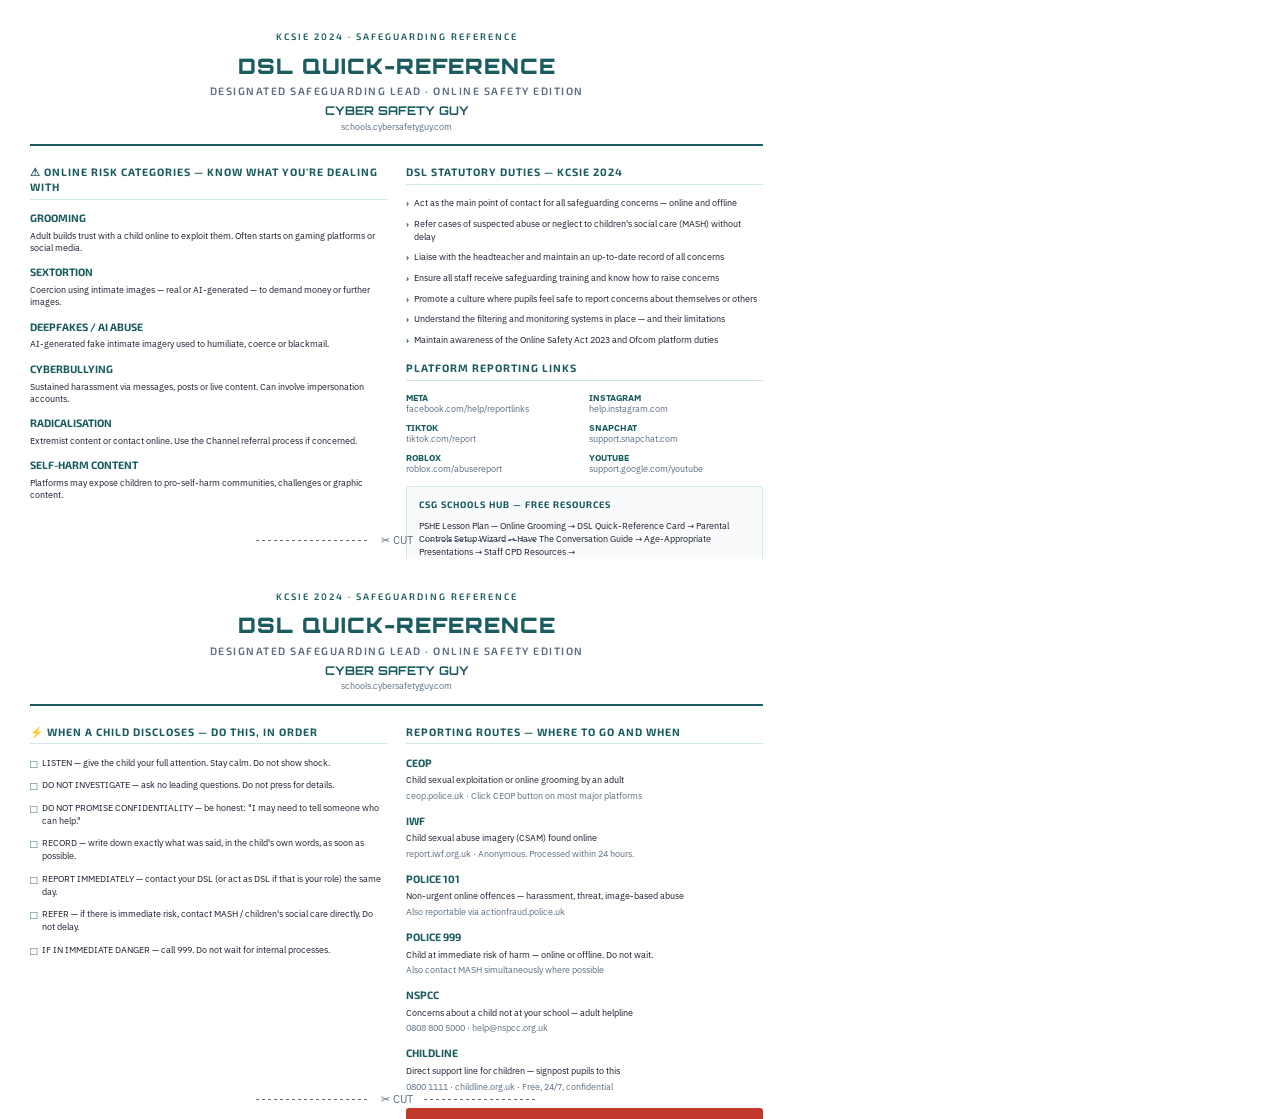
<file: sessions/dsl-card/CSG_DSL_Card_Print.html>
<!DOCTYPE html>
<html lang="en">
<head>
  <meta charset="UTF-8">
  <meta name="viewport" content="width=device-width, initial-scale=1.0">
  <link rel="icon" href="/favicon.ico" sizes="any">
  <link rel="icon" type="image/png" sizes="32x32" href="/favicon-32.png">
  <link rel="icon" type="image/png" sizes="192x192" href="/favicon-192.png">
  <link rel="apple-touch-icon" href="/favicon-180.png">
  <title>DSL Quick-Reference Card — Cyber Safety Guy (Print)</title>
  <link rel="preconnect" href="https://fonts.googleapis.com">
  <link rel="preconnect" href="https://fonts.gstatic.com" crossorigin>
  <link href="https://fonts.googleapis.com/css2?family=Orbitron:wght@700;900&family=Exo+2:wght@400;600;700&family=IBM+Plex+Sans:wght@300;400;500;600&display=swap" rel="stylesheet">
  <style>
    @page {
      size: A5 landscape;
      margin: 0;
    }
    
    * {
      margin: 0;
      padding: 0;
      box-sizing: border-box;
    }
    
    body {
      font-family: 'IBM Plex Sans', sans-serif;
      background: white;
      color: #1a1a2e;
      line-height: 1.4;
    }
    
    .page {
      width: 210mm;
      height: 148mm;
      background: white;
      position: relative;
      display: flex;
      flex-direction: column;
      page-break-after: always;
      overflow: hidden;
      padding: 8mm;
    }
    
    .header {
      text-align: center;
      margin-bottom: 5mm;
      border-bottom: 2px solid #1A5C5F;
      padding-bottom: 3mm;
    }
    
    .kcsie-badge {
      font-family: 'Exo 2', sans-serif;
      font-size: 7pt;
      font-weight: 600;
      color: #1A5C5F;
      letter-spacing: 2px;
      text-transform: uppercase;
      margin-bottom: 2mm;
    }
    
    .card-title {
      font-family: 'Orbitron', sans-serif;
      font-size: 16pt;
      font-weight: 900;
      color: #1A5C5F;
      letter-spacing: 1px;
      margin-bottom: 1mm;
    }
    
    .card-subtitle {
      font-family: 'Exo 2', sans-serif;
      font-size: 8pt;
      font-weight: 600;
      color: #5a6c7d;
      letter-spacing: 1.5px;
      text-transform: uppercase;
    }
    
    .brand {
      font-family: 'Orbitron', sans-serif;
      font-size: 9pt;
      font-weight: 700;
      color: #1A5C5F;
      margin-top: 1mm;
    }
    
    .brand-url {
      font-size: 7pt;
      color: #5a6c7d;
    }
    
    .content-grid {
      display: grid;
      grid-template-columns: 1fr 1fr;
      gap: 5mm;
      flex: 1;
    }
    
    .section-title {
      font-family: 'Exo 2', sans-serif;
      font-size: 8pt;
      font-weight: 700;
      color: #1A5C5F;
      text-transform: uppercase;
      letter-spacing: 1px;
      margin-bottom: 3mm;
      padding-bottom: 1mm;
      border-bottom: 1px solid #d0e8ea;
    }
    
    .risk-item {
      margin-bottom: 3mm;
    }
    
    .risk-title {
      font-family: 'Exo 2', sans-serif;
      font-size: 8pt;
      font-weight: 700;
      color: #1A5C5F;
      margin-bottom: 1mm;
    }
    
    .risk-desc {
      font-size: 7pt;
      line-height: 1.3;
      color: #1a1a2e;
    }
    
    .duty-list {
      list-style: none;
    }
    
    .duty-list li {
      font-size: 7pt;
      line-height: 1.4;
      margin-bottom: 2mm;
      padding-left: 8px;
      position: relative;
    }
    
    .duty-list li:before {
      content: "›";
      position: absolute;
      left: 0;
      color: #1A5C5F;
      font-weight: 700;
    }
    
    .platform-links {
      display: grid;
      grid-template-columns: 1fr 1fr;
      gap: 2mm;
    }
    
    .platform-item {
      font-size: 6.5pt;
      line-height: 1.3;
    }
    
    .platform-name {
      font-weight: 700;
      color: #1A5C5F;
      display: block;
    }
    
    .platform-url {
      color: #5a6c7d;
    }
    
    .resources-box {
      background: #f8fafb;
      border: 1px solid #d0e8ea;
      padding: 3mm;
      border-radius: 3px;
      margin-top: 3mm;
    }
    
    .resources-title {
      font-family: 'Exo 2', sans-serif;
      font-size: 7pt;
      font-weight: 700;
      color: #1A5C5F;
      text-transform: uppercase;
      letter-spacing: 1px;
      margin-bottom: 2mm;
    }
    
    .resource-list {
      font-size: 6.5pt;
      line-height: 1.5;
      color: #1a1a2e;
    }
    
    .childline-box {
      background: #C0392B;
      padding: 3mm;
      border-radius: 3px;
      text-align: center;
      margin-top: 3mm;
    }
    
    .childline-title {
      font-family: 'Exo 2', sans-serif;
      font-size: 7pt;
      font-weight: 700;
      color: #fff;
      text-transform: uppercase;
      letter-spacing: 1px;
      margin-bottom: 2mm;
    }
    
    .childline-desc {
      font-size: 6.5pt;
      color: #fff;
      margin-bottom: 2mm;
    }
    
    .childline-number {
      font-family: 'Orbitron', sans-serif;
      font-size: 14pt;
      font-weight: 900;
      color: #fff;
      margin-bottom: 1mm;
    }
    
    .childline-url {
      font-size: 7pt;
      color: #fff;
      opacity: 0.9;
    }
    
    .footer-note {
      text-align: center;
      font-size: 6pt;
      color: #5a6c7d;
      margin-top: 3mm;
      padding-top: 2mm;
      border-top: 1px solid #d0e8ea;
    }
    
    /* Page 2 styles */
    .checklist {
      list-style: none;
    }
    
    .checklist li {
      font-size: 7pt;
      line-height: 1.4;
      margin-bottom: 2.5mm;
      padding-left: 12px;
      position: relative;
    }
    
    .checklist li:before {
      content: "□";
      position: absolute;
      left: 0;
      color: #1A5C5F;
      font-weight: 700;
      font-size: 9pt;
    }
    
    .reporting-item {
      margin-bottom: 3mm;
    }
    
    .reporting-title {
      font-family: 'Exo 2', sans-serif;
      font-size: 8pt;
      font-weight: 700;
      color: #1A5C5F;
      margin-bottom: 1mm;
    }
    
    .reporting-desc {
      font-size: 7pt;
      line-height: 1.3;
      color: #1a1a2e;
      margin-bottom: 1mm;
    }
    
    .reporting-contact {
      font-size: 6.5pt;
      color: #5a6c7d;
    }
    
    .cut-line {
      position: absolute;
      bottom: 3mm;
      left: 50%;
      transform: translateX(-50%);
      font-size: 8pt;
      color: #5a6c7d;
      display: flex;
      align-items: center;
      gap: 3mm;
    }
    
    .cut-line:before,
    .cut-line:after {
      content: "";
      width: 30mm;
      height: 1px;
      background: repeating-linear-gradient(
        90deg,
        #5a6c7d 0,
        #5a6c7d 3px,
        transparent 3px,
        transparent 6px
      );
    }
  </style>
</head>
<body>

<!-- PAGE 1: FRONT -->
<div class="page">
  <div class="header">
    <div class="kcsie-badge">KCSIE 2024 · SAFEGUARDING REFERENCE</div>
    <div class="card-title">DSL QUICK-REFERENCE</div>
    <div class="card-subtitle">Designated Safeguarding Lead · Online Safety Edition</div>
    <div class="brand">CYBER SAFETY GUY</div>
    <div class="brand-url">schools.cybersafetyguy.com</div>
  </div>
  
  <div class="content-grid">
    <div>
      <div class="section-title">⚠ Online Risk Categories — Know What You're Dealing With</div>
      
      <div class="risk-item">
        <div class="risk-title">GROOMING</div>
        <div class="risk-desc">Adult builds trust with a child online to exploit them. Often starts on gaming platforms or social media.</div>
      </div>
      
      <div class="risk-item">
        <div class="risk-title">SEXTORTION</div>
        <div class="risk-desc">Coercion using intimate images — real or AI-generated — to demand money or further images.</div>
      </div>
      
      <div class="risk-item">
        <div class="risk-title">DEEPFAKES / AI ABUSE</div>
        <div class="risk-desc">AI-generated fake intimate imagery used to humiliate, coerce or blackmail.</div>
      </div>
      
      <div class="risk-item">
        <div class="risk-title">CYBERBULLYING</div>
        <div class="risk-desc">Sustained harassment via messages, posts or live content. Can involve impersonation accounts.</div>
      </div>
      
      <div class="risk-item">
        <div class="risk-title">RADICALISATION</div>
        <div class="risk-desc">Extremist content or contact online. Use the Channel referral process if concerned.</div>
      </div>
      
      <div class="risk-item">
        <div class="risk-title">SELF-HARM CONTENT</div>
        <div class="risk-desc">Platforms may expose children to pro-self-harm communities, challenges or graphic content.</div>
      </div>
    </div>
    
    <div>
      <div class="section-title">DSL Statutory Duties — KCSIE 2024</div>
      
      <ul class="duty-list">
        <li>Act as the main point of contact for all safeguarding concerns — online and offline</li>
        <li>Refer cases of suspected abuse or neglect to children's social care (MASH) without delay</li>
        <li>Liaise with the headteacher and maintain an up-to-date record of all concerns</li>
        <li>Ensure all staff receive safeguarding training and know how to raise concerns</li>
        <li>Promote a culture where pupils feel safe to report concerns about themselves or others</li>
        <li>Understand the filtering and monitoring systems in place — and their limitations</li>
        <li>Maintain awareness of the Online Safety Act 2023 and Ofcom platform duties</li>
      </ul>
      
      <div class="section-title" style="margin-top: 4mm;">Platform Reporting Links</div>
      
      <div class="platform-links">
        <div class="platform-item">
          <span class="platform-name">META</span>
          <span class="platform-url">facebook.com/help/reportlinks</span>
        </div>
        <div class="platform-item">
          <span class="platform-name">INSTAGRAM</span>
          <span class="platform-url">help.instagram.com</span>
        </div>
        <div class="platform-item">
          <span class="platform-name">TIKTOK</span>
          <span class="platform-url">tiktok.com/report</span>
        </div>
        <div class="platform-item">
          <span class="platform-name">SNAPCHAT</span>
          <span class="platform-url">support.snapchat.com</span>
        </div>
        <div class="platform-item">
          <span class="platform-name">ROBLOX</span>
          <span class="platform-url">roblox.com/abusereport</span>
        </div>
        <div class="platform-item">
          <span class="platform-name">YOUTUBE</span>
          <span class="platform-url">support.google.com/youtube</span>
        </div>
      </div>
      
      <div class="resources-box">
        <div class="resources-title">CSG Schools Hub — Free Resources</div>
        <div class="resource-list">
          PSHE Lesson Plan — Online Grooming → DSL Quick-Reference Card → Parental Controls Setup Wizard → Have The Conversation Guide → Age-Appropriate Presentations → Staff CPD Resources →
        </div>
      </div>
      
      <div class="childline-box">
        <div class="childline-title">Childline — For The Children In Your School</div>
        <div class="childline-desc">Free, confidential, 24/7. Signpost pupils — they can call, chat or email.</div>
        <div class="childline-number">0800 1111</div>
        <div class="childline-url">childline.org.uk</div>
      </div>
    </div>
  </div>
  
  <div class="footer-note">schools.cybersafetyguy.com · Free for all UK schools</div>
  <div class="cut-line">✂ CUT</div>
</div>

<!-- PAGE 2: BACK -->
<div class="page">
  <div class="header">
    <div class="kcsie-badge">KCSIE 2024 · SAFEGUARDING REFERENCE</div>
    <div class="card-title">DSL QUICK-REFERENCE</div>
    <div class="card-subtitle">Designated Safeguarding Lead · Online Safety Edition</div>
    <div class="brand">CYBER SAFETY GUY</div>
    <div class="brand-url">schools.cybersafetyguy.com</div>
  </div>
  
  <div class="content-grid">
    <div>
      <div class="section-title">⚡ When A Child Discloses — Do This, In Order</div>
      
      <ul class="checklist">
        <li>LISTEN — give the child your full attention. Stay calm. Do not show shock.</li>
        <li>DO NOT INVESTIGATE — ask no leading questions. Do not press for details.</li>
        <li>DO NOT PROMISE CONFIDENTIALITY — be honest: "I may need to tell someone who can help."</li>
        <li>RECORD — write down exactly what was said, in the child's own words, as soon as possible.</li>
        <li>REPORT IMMEDIATELY — contact your DSL (or act as DSL if that is your role) the same day.</li>
        <li>REFER — if there is immediate risk, contact MASH / children's social care directly. Do not delay.</li>
        <li>IF IN IMMEDIATE DANGER — call 999. Do not wait for internal processes.</li>
      </ul>
    </div>
    
    <div>
      <div class="section-title">Reporting Routes — Where To Go And When</div>
      
      <div class="reporting-item">
        <div class="reporting-title">CEOP</div>
        <div class="reporting-desc">Child sexual exploitation or online grooming by an adult</div>
        <div class="reporting-contact">ceop.police.uk · Click CEOP button on most major platforms</div>
      </div>
      
      <div class="reporting-item">
        <div class="reporting-title">IWF</div>
        <div class="reporting-desc">Child sexual abuse imagery (CSAM) found online</div>
        <div class="reporting-contact">report.iwf.org.uk · Anonymous. Processed within 24 hours.</div>
      </div>
      
      <div class="reporting-item">
        <div class="reporting-title">POLICE 101</div>
        <div class="reporting-desc">Non-urgent online offences — harassment, threat, image-based abuse</div>
        <div class="reporting-contact">Also reportable via actionfraud.police.uk</div>
      </div>
      
      <div class="reporting-item">
        <div class="reporting-title">POLICE 999</div>
        <div class="reporting-desc">Child at immediate risk of harm — online or offline. Do not wait.</div>
        <div class="reporting-contact">Also contact MASH simultaneously where possible</div>
      </div>
      
      <div class="reporting-item">
        <div class="reporting-title">NSPCC</div>
        <div class="reporting-desc">Concerns about a child not at your school — adult helpline</div>
        <div class="reporting-contact">0808 800 5000 · help@nspcc.org.uk</div>
      </div>
      
      <div class="reporting-item">
        <div class="reporting-title">CHILDLINE</div>
        <div class="reporting-desc">Direct support line for children — signpost pupils to this</div>
        <div class="reporting-contact">0800 1111 · childline.org.uk · Free, 24/7, confidential</div>
      </div>
      
      <div class="childline-box" style="margin-top: 4mm;">
        <div class="childline-title">Childline — For The Children In Your School</div>
        <div class="childline-desc">Free, confidential, 24/7. Signpost pupils — they can call, chat or email.</div>
        <div class="childline-number">0800 1111</div>
        <div class="childline-url">childline.org.uk</div>
      </div>
    </div>
  </div>
  
  <div class="footer-note">schools.cybersafetyguy.com · Free for all UK schools</div>
  <div class="cut-line">✂ CUT</div>
</div>

</body>
</html>
</file>
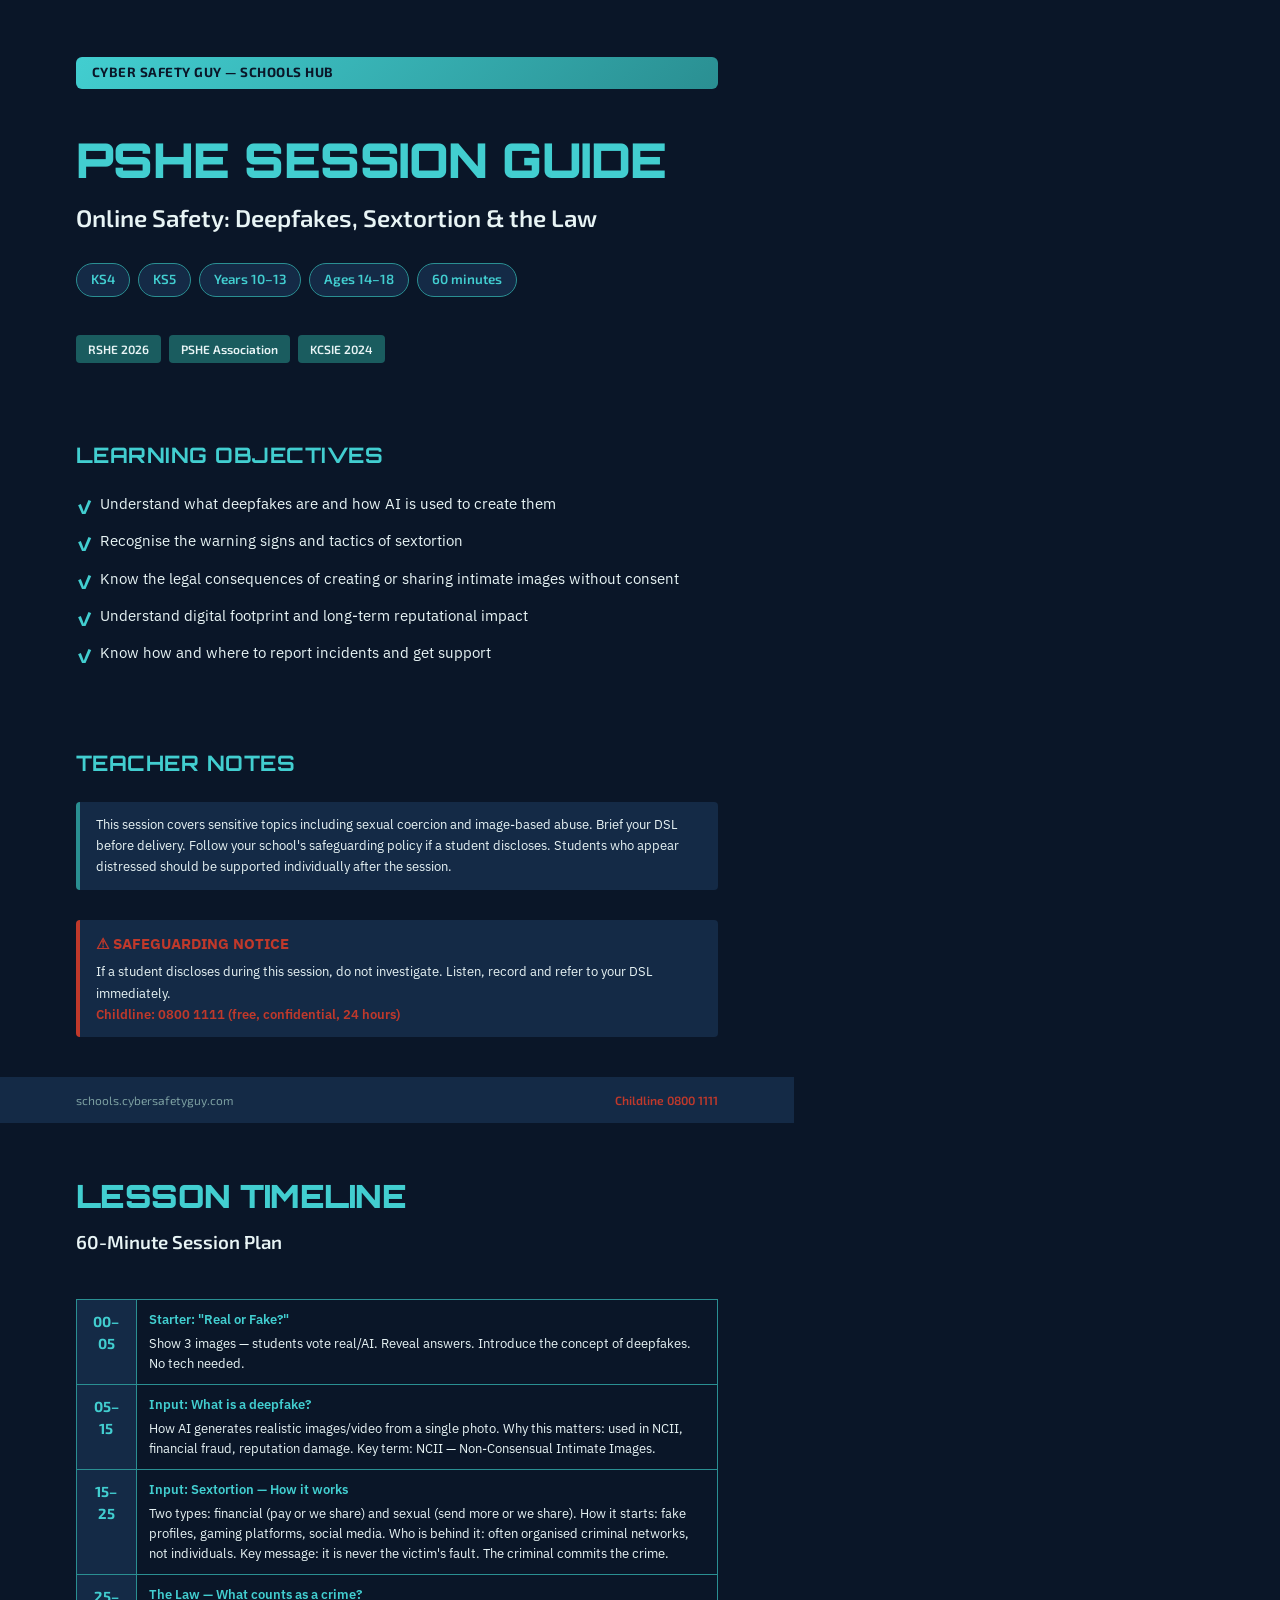
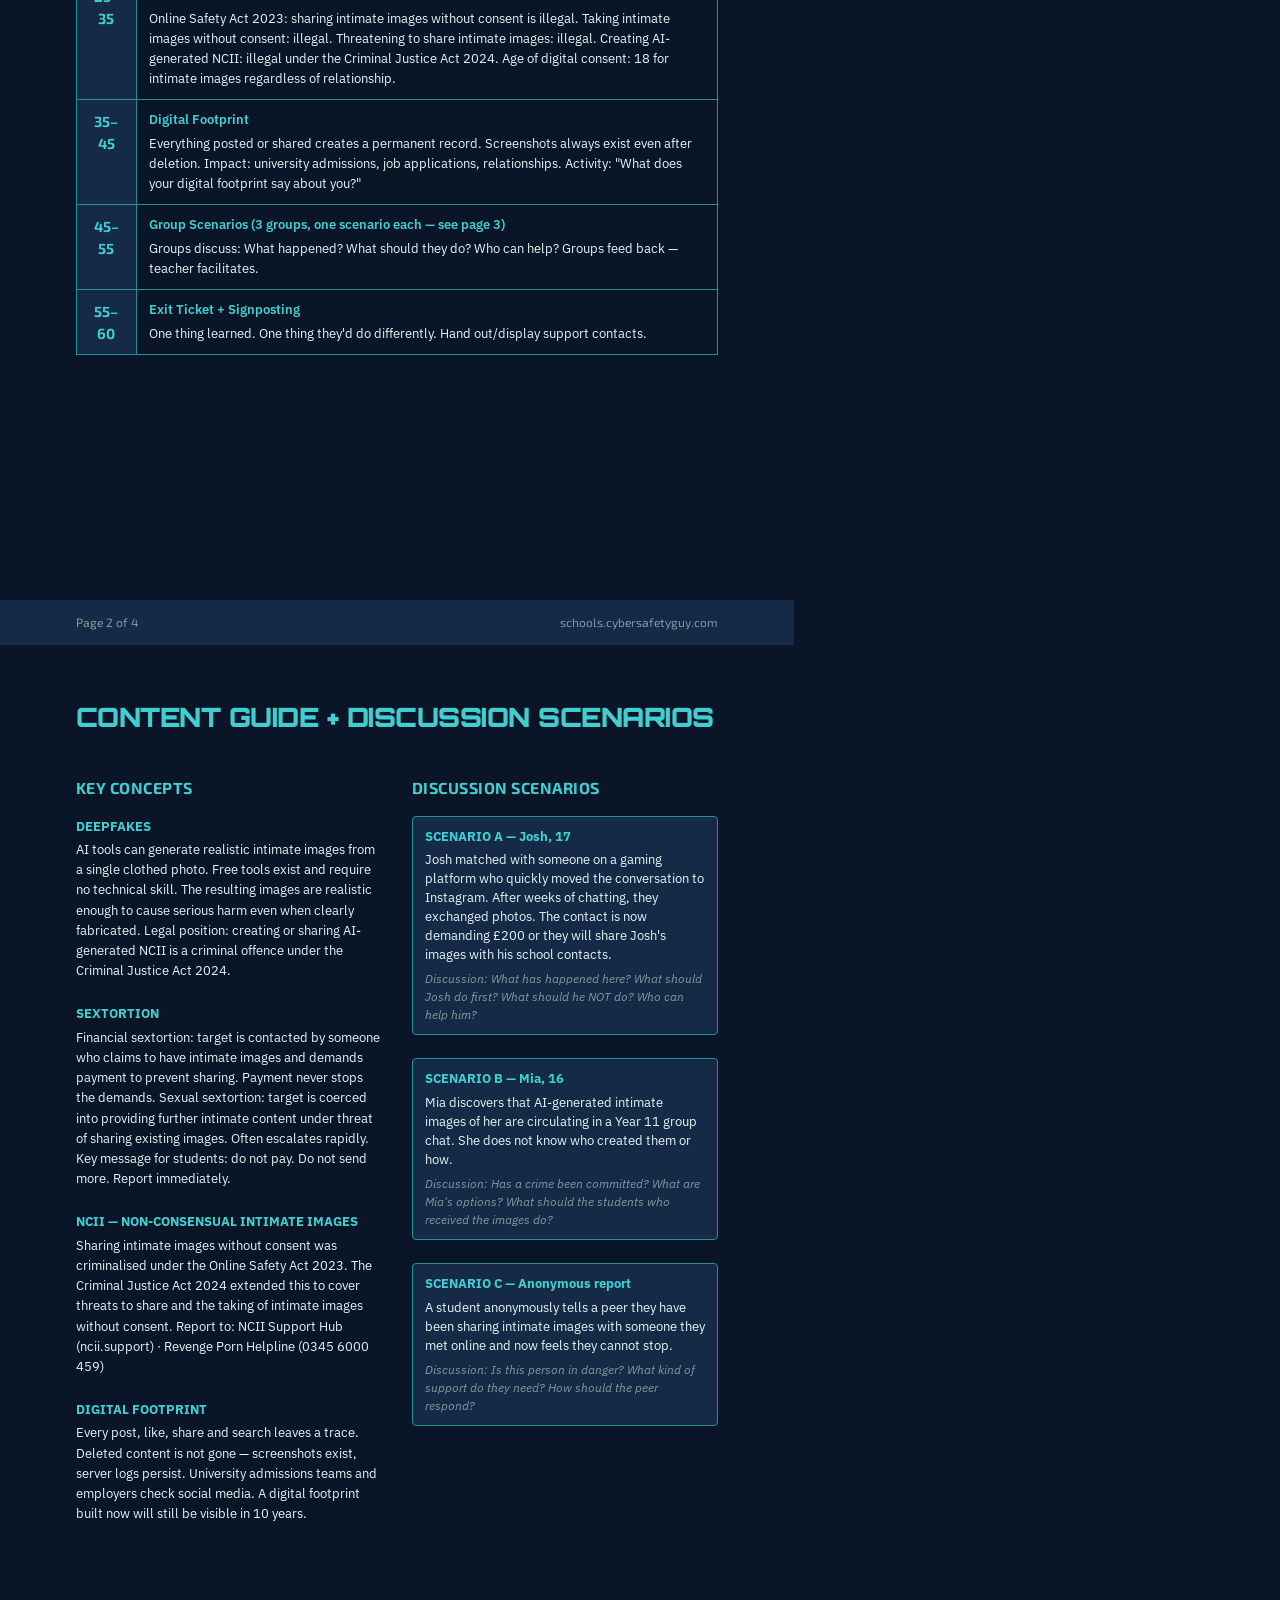
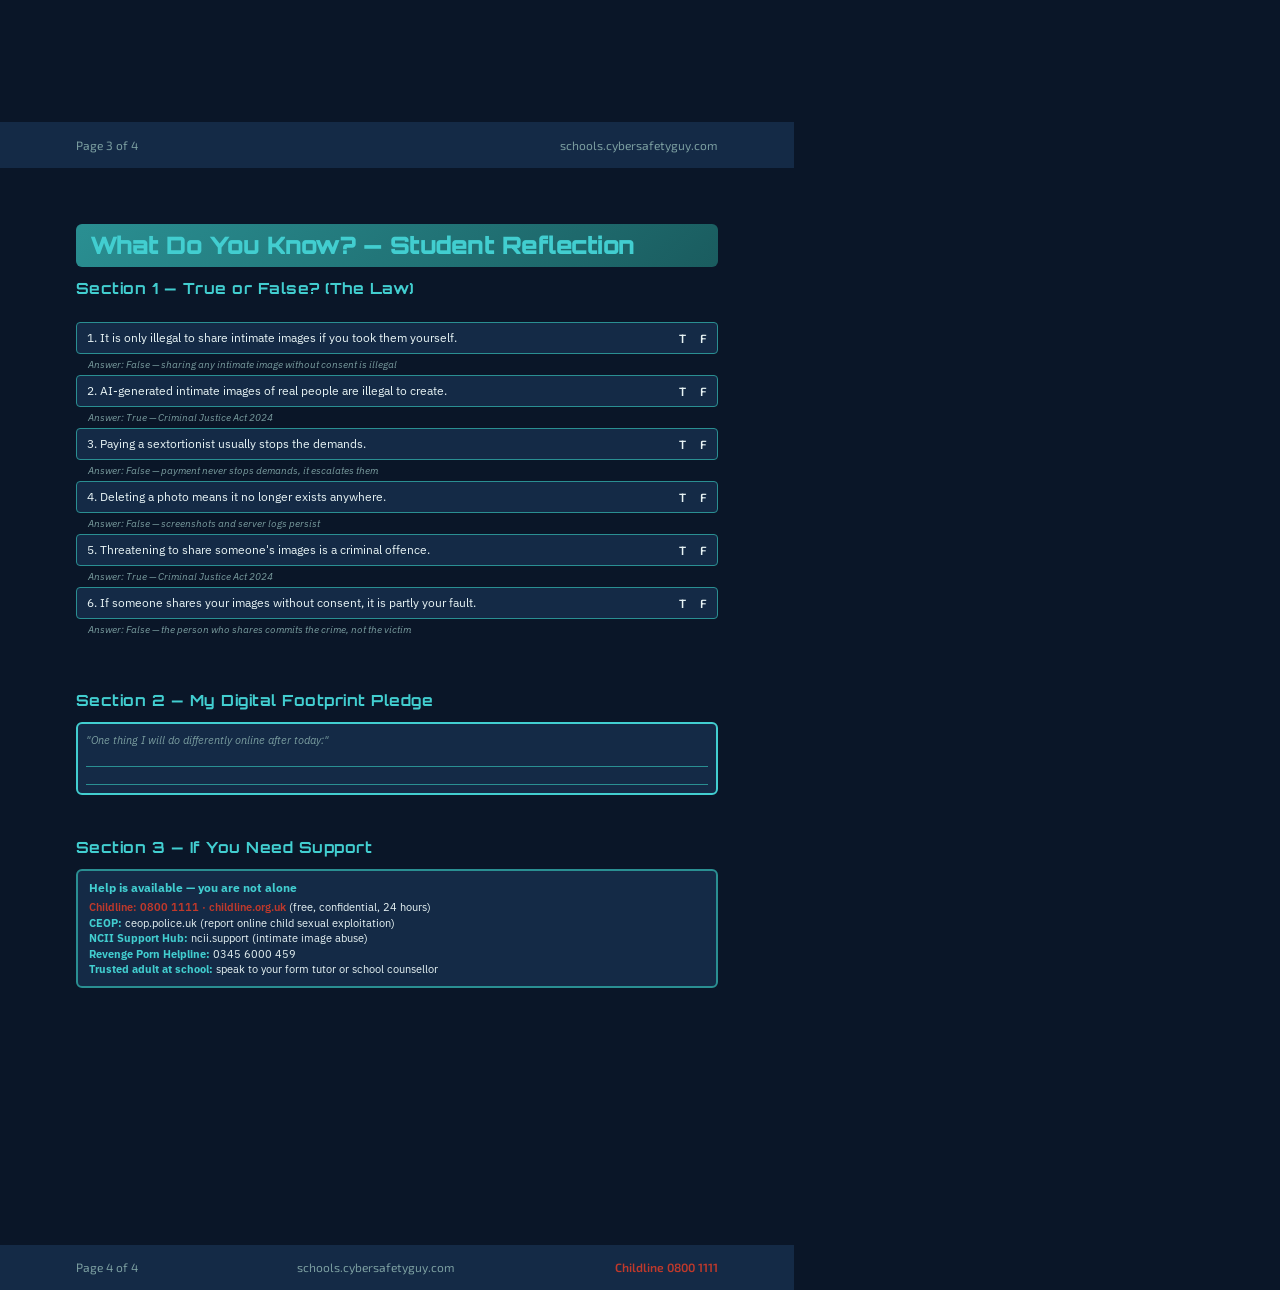
<file: sessions/ks45-deepfakes-sextortion/CSG_PSHE_KS45.html>
<!DOCTYPE html>
<html lang="en">
<head>
  <meta charset="UTF-8">
  <meta name="viewport" content="width=device-width, initial-scale=1.0">
  <link rel="icon" href="/favicon.ico" sizes="any">
  <link rel="icon" type="image/png" sizes="32x32" href="/favicon-32.png">
  <link rel="icon" type="image/png" sizes="192x192" href="/favicon-192.png">
  <link rel="apple-touch-icon" href="/favicon-180.png">
  <title>PSHE Session Guide — KS4 & KS5 — Cyber Safety Guy</title>
  <link rel="preconnect" href="https://fonts.googleapis.com">
  <link rel="preconnect" href="https://fonts.gstatic.com" crossorigin>
  <link href="https://fonts.googleapis.com/css2?family=Orbitron:wght@700;900&family=Exo+2:wght@400;600;700&family=IBM+Plex+Sans:wght@300;400;500;600&display=swap" rel="stylesheet">
  <style>
    * {
      margin: 0;
      padding: 0;
      box-sizing: border-box;
    }
    
    body {
      font-family: 'IBM Plex Sans', sans-serif;
      background: #0A1628;
      color: #E8F4F5;
      line-height: 1.5;
    }
    
    .page {
      width: 210mm;
      height: 297mm;
      background: #0A1628;
      position: relative;
      display: flex;
      flex-direction: column;
      page-break-after: always;
      overflow: hidden;
    }
    
    .page-content {
      padding: 15mm 20mm 20mm 20mm;
      padding-bottom: 18mm;
      display: flex;
      flex-direction: column;
      min-height: 0;
    }
    
    .page-footer {
      position: absolute;
      bottom: 0;
      left: 0;
      right: 0;
      padding: 6mm 20mm;
      background: #142A46;
      font-family: 'Exo 2', sans-serif;
      font-size: 9pt;
      color: #7B9EA0;
      display: flex;
      justify-content: space-between;
      align-items: center;
      height: 12mm;
    }
    
    .childline-footer {
      color: #C0392B;
      font-weight: 600;
    }
    
    /* Page 1 - Cover */
    .header-badge {
      display: inline-block;
      background: linear-gradient(135deg, #42CED0 0%, #2A8F92 100%);
      color: #0A1628;
      padding: 6px 16px;
      border-radius: 6px;
      font-family: 'Exo 2', sans-serif;
      font-size: 10pt;
      font-weight: 700;
      text-transform: uppercase;
      letter-spacing: 0.5px;
      margin-bottom: 12mm;
    }
    
    h1 {
      font-family: 'Orbitron', sans-serif;
      font-size: 36pt;
      font-weight: 900;
      color: #42CED0;
      margin-bottom: 4mm;
      letter-spacing: -0.5px;
      line-height: 1.1;
    }
    
    .subtitle {
      font-family: 'Exo 2', sans-serif;
      font-size: 18pt;
      font-weight: 600;
      color: #E8F4F5;
      margin-bottom: 8mm;
      line-height: 1.3;
    }
    
    .meta-tags {
      display: flex;
      flex-wrap: wrap;
      gap: 8px;
      margin-bottom: 10mm;
    }
    
    .tag {
      background: #142A46;
      border: 1px solid #2A8F92;
      color: #42CED0;
      padding: 6px 14px;
      border-radius: 20px;
      font-family: 'Exo 2', sans-serif;
      font-size: 10pt;
      font-weight: 600;
    }
    
    .curriculum-chips {
      display: flex;
      flex-wrap: wrap;
      gap: 8px;
      margin-bottom: 12mm;
    }
    
    .chip {
      background: #1A5C5F;
      color: #E8F4F5;
      padding: 5px 12px;
      border-radius: 4px;
      font-family: 'Exo 2', sans-serif;
      font-size: 9pt;
      font-weight: 600;
    }
    
    h2 {
      font-family: 'Orbitron', sans-serif;
      font-size: 16pt;
      font-weight: 700;
      color: #42CED0;
      margin-bottom: 6mm;
      margin-top: 8mm;
      letter-spacing: 0.5px;
    }
    
    .objectives-list {
      list-style: none;
      margin-bottom: 10mm;
    }
    
    .objectives-list li {
      padding-left: 24px;
      margin-bottom: 4mm;
      position: relative;
      font-size: 11pt;
      line-height: 1.5;
    }
    
    .objectives-list li:before {
      content: "✓";
      position: absolute;
      left: 0;
      color: #42CED0;
      font-weight: 700;
      font-size: 14pt;
    }
    
    .notice-box {
      background: #142A46;
      border-left: 4px solid #2A8F92;
      padding: 12px 16px;
      margin-bottom: 8mm;
      border-radius: 4px;
      font-size: 10pt;
      line-height: 1.6;
    }
    
    .safeguarding-box {
      background: #142A46;
      border-left: 4px solid #C0392B;
      padding: 12px 16px;
      margin-bottom: 8mm;
      border-radius: 4px;
      font-size: 10pt;
      line-height: 1.6;
    }
    
    .safeguarding-box strong {
      color: #C0392B;
      display: block;
      margin-bottom: 6px;
      font-size: 11pt;
    }
    
    /* Page 2 - Timeline */
    .timeline-table {
      width: 100%;
      border-collapse: collapse;
      margin-top: 6mm;
    }
    
    .timeline-table td {
      padding: 10px 12px;
      border: 1px solid #2A8F92;
      vertical-align: top;
      font-size: 10pt;
      line-height: 1.5;
    }
    
    .timeline-table td:first-child {
      background: #142A46;
      color: #42CED0;
      font-family: 'Exo 2', sans-serif;
      font-weight: 700;
      font-size: 11pt;
      width: 60px;
      text-align: center;
    }
    
    .timeline-table strong {
      color: #42CED0;
      font-weight: 600;
      display: block;
      margin-bottom: 4px;
    }
    
    /* Page 3 - Two columns */
    .two-column {
      display: flex;
      gap: 8mm;
      margin-top: 6mm;
    }
    
    .column {
      flex: 1;
    }
    
    h3 {
      font-family: 'Exo 2', sans-serif;
      font-size: 12pt;
      font-weight: 700;
      color: #42CED0;
      margin-top: 8mm;
      margin-bottom: 4mm;
      text-transform: uppercase;
      letter-spacing: 0.5px;
    }
    
    h3:first-child {
      margin-top: 0;
    }
    
    .content-block {
      font-size: 9.5pt;
      line-height: 1.6;
      margin-bottom: 6mm;
    }
    
    .scenario-box {
      background: #142A46;
      border: 1px solid #2A8F92;
      padding: 10px 12px;
      margin-bottom: 6mm;
      border-radius: 4px;
      font-size: 9.5pt;
      line-height: 1.5;
    }
    
    .scenario-box strong {
      color: #42CED0;
      display: block;
      margin-bottom: 4px;
      font-size: 10pt;
    }
    
    .scenario-box em {
      color: #7B9EA0;
      font-style: italic;
      display: block;
      margin-top: 6px;
      font-size: 9pt;
    }
    
    /* Page 4 - Student Sheet */
    .student-header {
      background: linear-gradient(135deg, #2A8F92 0%, #1A5C5F 100%);
      padding: 8px 14px;
      border-radius: 6px;
      margin-bottom: 3mm;
    }
    
    .student-header h1 {
      font-size: 18pt;
      margin: 0;
    }
    
    .true-false-grid {
      margin-top: 3mm;
      margin-bottom: 3mm;
    }
    
    .tf-item {
      background: #142A46;
      border: 1px solid #2A8F92;
      padding: 6px 10px;
      margin-bottom: 3px;
      border-radius: 4px;
      font-size: 9pt;
      display: flex;
      justify-content: space-between;
      align-items: center;
    }
    
    .tf-options {
      display: flex;
      gap: 14px;
      font-family: 'Exo 2', sans-serif;
      font-weight: 600;
    }
    
    .tf-answer {
      color: #7B9EA0;
      font-size: 7.5pt;
      margin-top: 1px;
      font-style: italic;
    }
    
    .scenario-choice {
      background: #142A46;
      border: 1px solid #2A8F92;
      padding: 8px 10px;
      margin-bottom: 3mm;
      border-radius: 4px;
      font-size: 9pt;
      line-height: 1.5;
    }
    
    .scenario-choice strong {
      color: #42CED0;
      display: block;
      margin-bottom: 5px;
    }
    
    .choice-options {
      display: flex;
      flex-direction: column;
      gap: 5px;
      margin-top: 6px;
    }
    
    .choice-options label {
      display: flex;
      align-items: center;
      gap: 7px;
      font-size: 8.5pt;
    }
    
    .pledge-box {
      background: #142A46;
      border: 2px solid #42CED0;
      padding: 8px;
      border-radius: 6px;
      margin-bottom: 3mm;
      min-height: 45px;
    }
    
    .pledge-box p {
      color: #7B9EA0;
      font-size: 8pt;
      margin-bottom: 5px;
      font-style: italic;
    }
    
    .support-card {
      background: #142A46;
      border: 2px solid #2A8F92;
      padding: 8px 11px;
      border-radius: 6px;
      font-size: 8pt;
      line-height: 1.45;
    }
    
    .support-card strong {
      color: #42CED0;
      display: block;
      margin-bottom: 4px;
      font-size: 9pt;
    }
    
    .support-card .childline {
      color: #C0392B;
      font-weight: 600;
    }
  </style>
</head>
<body>

<!-- PAGE 1: TEACHER COVER -->
<div class="page">
  <div class="page-content">
    <div class="header-badge">Cyber Safety Guy — Schools Hub</div>
    
    <h1>PSHE SESSION GUIDE</h1>
    
    <div class="subtitle">Online Safety: Deepfakes, Sextortion & the Law</div>
    
    <div class="meta-tags">
      <span class="tag">KS4</span>
      <span class="tag">KS5</span>
      <span class="tag">Years 10–13</span>
      <span class="tag">Ages 14–18</span>
      <span class="tag">60 minutes</span>
    </div>
    
    <div class="curriculum-chips">
      <span class="chip">RSHE 2026</span>
      <span class="chip">PSHE Association</span>
      <span class="chip">KCSIE 2024</span>
    </div>
    
    <h2>LEARNING OBJECTIVES</h2>
    <ul class="objectives-list">
      <li>Understand what deepfakes are and how AI is used to create them</li>
      <li>Recognise the warning signs and tactics of sextortion</li>
      <li>Know the legal consequences of creating or sharing intimate images without consent</li>
      <li>Understand digital footprint and long-term reputational impact</li>
      <li>Know how and where to report incidents and get support</li>
    </ul>
    
    <h2>TEACHER NOTES</h2>
    <div class="notice-box">
      This session covers sensitive topics including sexual coercion and image-based abuse. Brief your DSL before delivery. Follow your school's safeguarding policy if a student discloses. Students who appear distressed should be supported individually after the session.
    </div>
    
    <div class="safeguarding-box">
      <strong>⚠ SAFEGUARDING NOTICE</strong>
      If a student discloses during this session, do not investigate. Listen, record and refer to your DSL immediately.<br>
      <span class="childline-footer">Childline: 0800 1111 (free, confidential, 24 hours)</span>
    </div>
  </div>
  
  <div class="page-footer">
    <span>schools.cybersafetyguy.com</span>
    <span class="childline-footer">Childline 0800 1111</span>
  </div>
</div>

<!-- PAGE 2: LESSON TIMELINE -->
<div class="page">
  <div class="page-content">
    <h1 style="font-size: 24pt; margin-bottom: 4mm;">LESSON TIMELINE</h1>
    <div class="subtitle" style="font-size: 14pt; margin-bottom: 6mm;">60-Minute Session Plan</div>
    
    <table class="timeline-table">
      <tr>
        <td>00–05</td>
        <td>
          <strong>Starter: "Real or Fake?"</strong>
          Show 3 images — students vote real/AI. Reveal answers. Introduce the concept of deepfakes. No tech needed.
        </td>
      </tr>
      <tr>
        <td>05–15</td>
        <td>
          <strong>Input: What is a deepfake?</strong>
          How AI generates realistic images/video from a single photo. Why this matters: used in NCII, financial fraud, reputation damage. Key term: NCII — Non-Consensual Intimate Images.
        </td>
      </tr>
      <tr>
        <td>15–25</td>
        <td>
          <strong>Input: Sextortion — How it works</strong>
          Two types: financial (pay or we share) and sexual (send more or we share). How it starts: fake profiles, gaming platforms, social media. Who is behind it: often organised criminal networks, not individuals. Key message: it is never the victim's fault. The criminal commits the crime.
        </td>
      </tr>
      <tr>
        <td>25–35</td>
        <td>
          <strong>The Law — What counts as a crime?</strong>
          Online Safety Act 2023: sharing intimate images without consent is illegal. Taking intimate images without consent: illegal. Threatening to share intimate images: illegal. Creating AI-generated NCII: illegal under the Criminal Justice Act 2024. Age of digital consent: 18 for intimate images regardless of relationship.
        </td>
      </tr>
      <tr>
        <td>35–45</td>
        <td>
          <strong>Digital Footprint</strong>
          Everything posted or shared creates a permanent record. Screenshots always exist even after deletion. Impact: university admissions, job applications, relationships. Activity: "What does your digital footprint say about you?"
        </td>
      </tr>
      <tr>
        <td>45–55</td>
        <td>
          <strong>Group Scenarios (3 groups, one scenario each — see page 3)</strong>
          Groups discuss: What happened? What should they do? Who can help? Groups feed back — teacher facilitates.
        </td>
      </tr>
      <tr>
        <td>55–60</td>
        <td>
          <strong>Exit Ticket + Signposting</strong>
          One thing learned. One thing they'd do differently. Hand out/display support contacts.
        </td>
      </tr>
    </table>
  </div>
  
  <div class="page-footer">
    <span>Page 2 of 4</span>
    <span>schools.cybersafetyguy.com</span>
  </div>
</div>

<!-- PAGE 3: CONTENT GUIDE + SCENARIOS -->
<div class="page">
  <div class="page-content">
    <h1 style="font-size: 20pt; margin-bottom: 6mm;">CONTENT GUIDE + DISCUSSION SCENARIOS</h1>
    
    <div class="two-column">
      <div class="column">
        <h3>Key Concepts</h3>
        
        <div class="content-block">
          <strong style="color: #42CED0; display: block; margin-bottom: 3px;">DEEPFAKES</strong>
          AI tools can generate realistic intimate images from a single clothed photo. Free tools exist and require no technical skill. The resulting images are realistic enough to cause serious harm even when clearly fabricated. Legal position: creating or sharing AI-generated NCII is a criminal offence under the Criminal Justice Act 2024.
        </div>
        
        <div class="content-block">
          <strong style="color: #42CED0; display: block; margin-bottom: 3px;">SEXTORTION</strong>
          Financial sextortion: target is contacted by someone who claims to have intimate images and demands payment to prevent sharing. Payment never stops the demands. Sexual sextortion: target is coerced into providing further intimate content under threat of sharing existing images. Often escalates rapidly. Key message for students: do not pay. Do not send more. Report immediately.
        </div>
        
        <div class="content-block">
          <strong style="color: #42CED0; display: block; margin-bottom: 3px;">NCII — NON-CONSENSUAL INTIMATE IMAGES</strong>
          Sharing intimate images without consent was criminalised under the Online Safety Act 2023. The Criminal Justice Act 2024 extended this to cover threats to share and the taking of intimate images without consent. Report to: NCII Support Hub (ncii.support) · Revenge Porn Helpline (0345 6000 459)
        </div>
        
        <div class="content-block">
          <strong style="color: #42CED0; display: block; margin-bottom: 3px;">DIGITAL FOOTPRINT</strong>
          Every post, like, share and search leaves a trace. Deleted content is not gone — screenshots exist, server logs persist. University admissions teams and employers check social media. A digital footprint built now will still be visible in 10 years.
        </div>
      </div>
      
      <div class="column">
        <h3>Discussion Scenarios</h3>
        
        <div class="scenario-box">
          <strong>SCENARIO A — Josh, 17</strong>
          Josh matched with someone on a gaming platform who quickly moved the conversation to Instagram. After weeks of chatting, they exchanged photos. The contact is now demanding £200 or they will share Josh's images with his school contacts.
          <em>Discussion: What has happened here? What should Josh do first? What should he NOT do? Who can help him?</em>
        </div>
        
        <div class="scenario-box">
          <strong>SCENARIO B — Mia, 16</strong>
          Mia discovers that AI-generated intimate images of her are circulating in a Year 11 group chat. She does not know who created them or how.
          <em>Discussion: Has a crime been committed? What are Mia's options? What should the students who received the images do?</em>
        </div>
        
        <div class="scenario-box">
          <strong>SCENARIO C — Anonymous report</strong>
          A student anonymously tells a peer they have been sharing intimate images with someone they met online and now feels they cannot stop.
          <em>Discussion: Is this person in danger? What kind of support do they need? How should the peer respond?</em>
        </div>
      </div>
    </div>
  </div>
  
  <div class="page-footer">
    <span>Page 3 of 4</span>
    <span>schools.cybersafetyguy.com</span>
  </div>
</div>

<!-- PAGE 4: STUDENT REFLECTION SHEET -->
<div class="page">
  <div class="page-content">
    <div class="student-header">
      <h1>What Do You Know? — Student Reflection</h1>
    </div>
    
    <h2 style="font-size: 11.5pt; margin-top: 0; margin-bottom: 2.5mm;">Section 1 — True or False? (The Law)</h2>
    
    <div class="true-false-grid">
      <div class="tf-item">
        <span>1. It is only illegal to share intimate images if you took them yourself.</span>
        <div class="tf-options">
          <span>T</span>
          <span>F</span>
        </div>
      </div>
      <div class="tf-answer" style="margin-left: 12px; margin-bottom: 3px;">Answer: False — sharing any intimate image without consent is illegal</div>
      
      <div class="tf-item">
        <span>2. AI-generated intimate images of real people are illegal to create.</span>
        <div class="tf-options">
          <span>T</span>
          <span>F</span>
        </div>
      </div>
      <div class="tf-answer" style="margin-left: 12px; margin-bottom: 3px;">Answer: True — Criminal Justice Act 2024</div>
      
      <div class="tf-item">
        <span>3. Paying a sextortionist usually stops the demands.</span>
        <div class="tf-options">
          <span>T</span>
          <span>F</span>
        </div>
      </div>
      <div class="tf-answer" style="margin-left: 12px; margin-bottom: 3px;">Answer: False — payment never stops demands, it escalates them</div>
      
      <div class="tf-item">
        <span>4. Deleting a photo means it no longer exists anywhere.</span>
        <div class="tf-options">
          <span>T</span>
          <span>F</span>
        </div>
      </div>
      <div class="tf-answer" style="margin-left: 12px; margin-bottom: 3px;">Answer: False — screenshots and server logs persist</div>
      
      <div class="tf-item">
        <span>5. Threatening to share someone's images is a criminal offence.</span>
        <div class="tf-options">
          <span>T</span>
          <span>F</span>
        </div>
      </div>
      <div class="tf-answer" style="margin-left: 12px; margin-bottom: 3px;">Answer: True — Criminal Justice Act 2024</div>
      
      <div class="tf-item">
        <span>6. If someone shares your images without consent, it is partly your fault.</span>
        <div class="tf-options">
          <span>T</span>
          <span>F</span>
        </div>
      </div>
      <div class="tf-answer" style="margin-left: 12px; margin-bottom: 3mm;">Answer: False — the person who shares commits the crime, not the victim</div>
    </div>
    
    <h2 style="font-size: 11.5pt; margin-bottom: 2.5mm;">Section 2 — My Digital Footprint Pledge</h2>
    <div class="pledge-box">
      <p>"One thing I will do differently online after today:"</p>
      <div style="border-bottom: 1px solid #2A8F92; margin-bottom: 4px; height: 14px;"></div>
      <div style="border-bottom: 1px solid #2A8F92; height: 14px;"></div>
    </div>
    
    <h2 style="font-size: 11.5pt; margin-bottom: 2.5mm;">Section 3 — If You Need Support</h2>
    <div class="support-card">
      <strong>Help is available — you are not alone</strong>
      <span class="childline">Childline: 0800 1111 · childline.org.uk</span> (free, confidential, 24 hours)<br>
      <strong style="display: inline; font-size: 8pt;">CEOP:</strong> ceop.police.uk (report online child sexual exploitation)<br>
      <strong style="display: inline; font-size: 8pt;">NCII Support Hub:</strong> ncii.support (intimate image abuse)<br>
      <strong style="display: inline; font-size: 8pt;">Revenge Porn Helpline:</strong> 0345 6000 459<br>
      <strong style="display: inline; font-size: 8pt;">Trusted adult at school:</strong> speak to your form tutor or school counsellor
    </div>
  </div>
  
  <div class="page-footer">
    <span>Page 4 of 4</span>
    <span>schools.cybersafetyguy.com</span>
    <span class="childline-footer">Childline 0800 1111</span>
  </div>
</div>

</body>
</html>
</file>
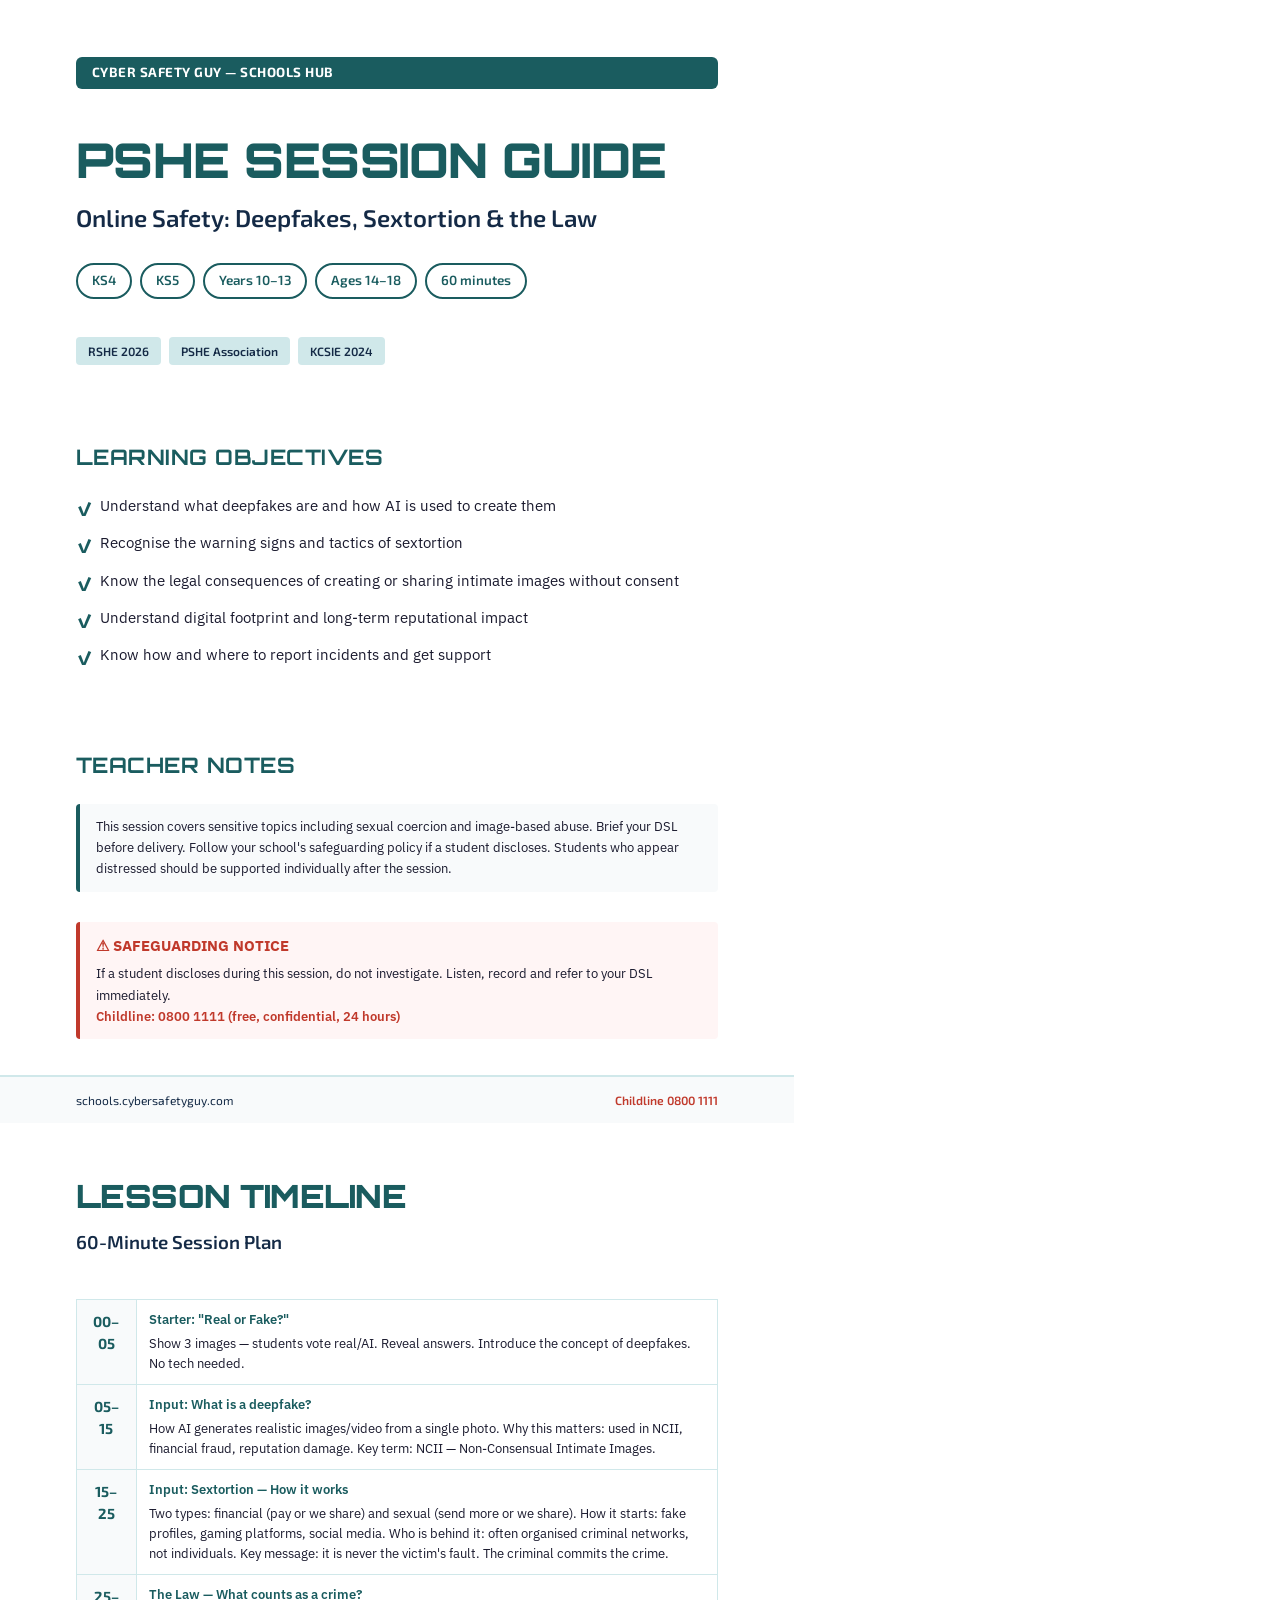
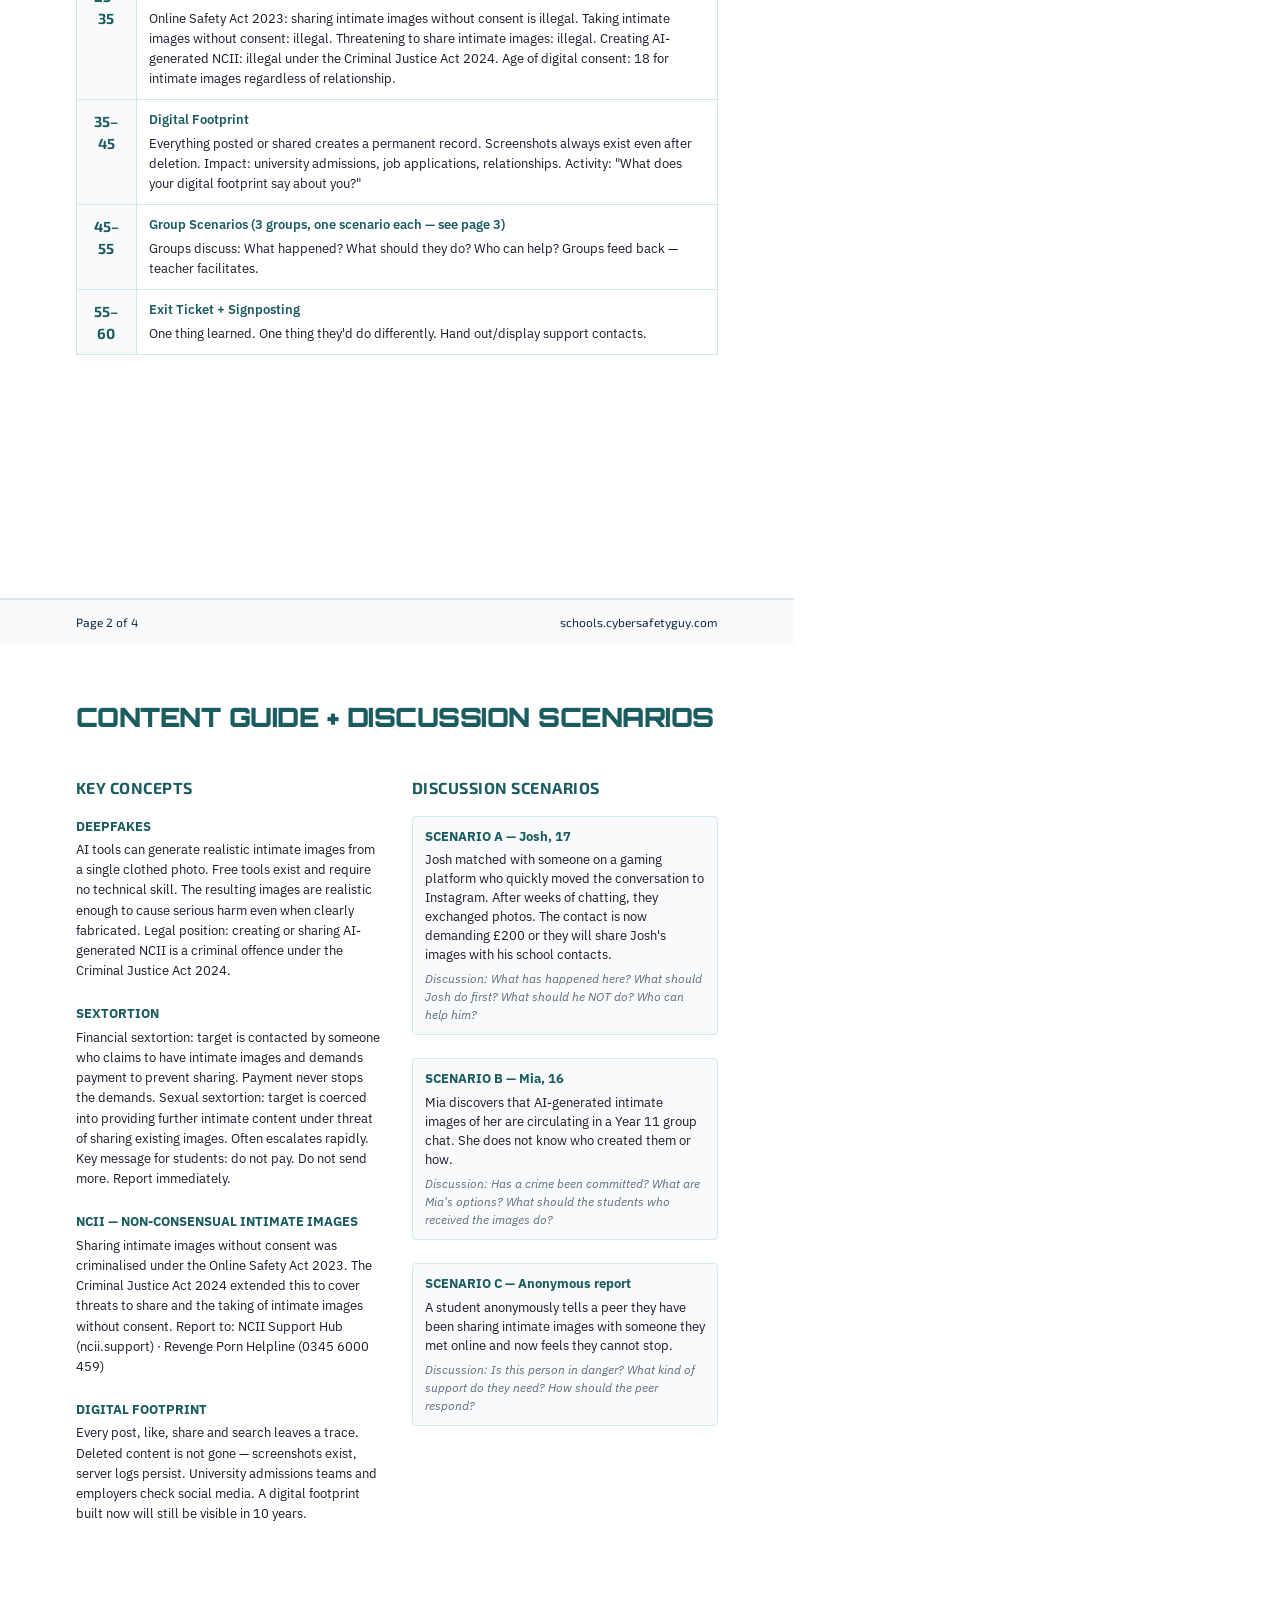
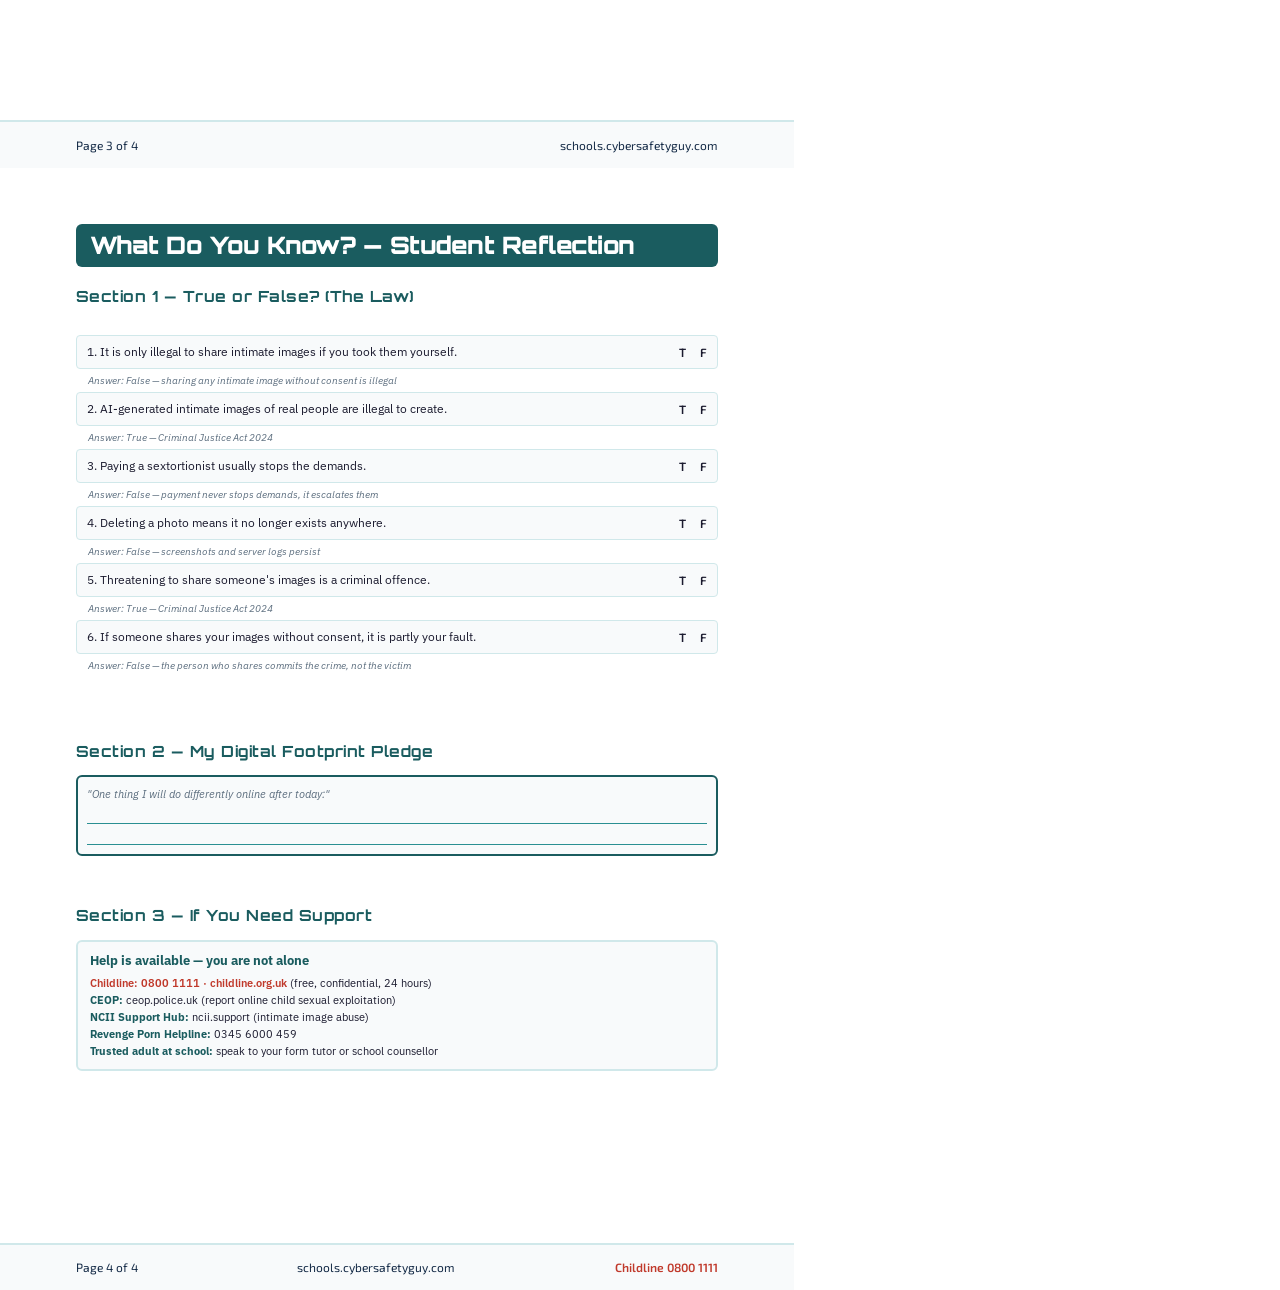
<file: sessions/ks45-deepfakes-sextortion/CSG_PSHE_KS45_Print.html>
<!DOCTYPE html>
<html lang="en">
<head>
  <meta charset="UTF-8">
  <meta name="viewport" content="width=device-width, initial-scale=1.0">
  <link rel="icon" href="/favicon.ico" sizes="any">
  <link rel="icon" type="image/png" sizes="32x32" href="/favicon-32.png">
  <link rel="icon" type="image/png" sizes="192x192" href="/favicon-192.png">
  <link rel="apple-touch-icon" href="/favicon-180.png">
  <title>PSHE Session Guide — KS4 & KS5 — Cyber Safety Guy (Print)</title>
  <link rel="preconnect" href="https://fonts.googleapis.com">
  <link rel="preconnect" href="https://fonts.gstatic.com" crossorigin>
  <link href="https://fonts.googleapis.com/css2?family=Orbitron:wght@700;900&family=Exo+2:wght@400;600;700&family=IBM+Plex+Sans:wght@300;400;500;600&display=swap" rel="stylesheet">
  <style>
    * {
      margin: 0;
      padding: 0;
      box-sizing: border-box;
    }
    
    body {
      font-family: 'IBM Plex Sans', sans-serif;
      background: #0A1628;
      color: #E8F4F5;
      line-height: 1.5;
    }
    
    .page {
      width: 210mm;
      height: 297mm;
      background: #0A1628;
      position: relative;
      display: flex;
      flex-direction: column;
      page-break-after: always;
      overflow: hidden;
    }
    
    .page-content {
      padding: 15mm 20mm 20mm 20mm;
      padding-bottom: 18mm;
      display: flex;
      flex-direction: column;
      min-height: 0;
    }
    
    .page-footer {
      position: absolute;
      bottom: 0;
      left: 0;
      right: 0;
      padding: 6mm 20mm;
      background: #142A46;
      font-family: 'Exo 2', sans-serif;
      font-size: 9pt;
      color: #7B9EA0;
      display: flex;
      justify-content: space-between;
      align-items: center;
      height: 12mm;
    }
    
    .childline-footer {
      color: #C0392B;
      font-weight: 600;
    }
    
    /* Page 1 - Cover */
    .header-badge {
      display: inline-block;
      background: linear-gradient(135deg, #42CED0 0%, #2A8F92 100%);
      color: #0A1628;
      padding: 6px 16px;
      border-radius: 6px;
      font-family: 'Exo 2', sans-serif;
      font-size: 10pt;
      font-weight: 700;
      text-transform: uppercase;
      letter-spacing: 0.5px;
      margin-bottom: 12mm;
    }
    
    h1 {
      font-family: 'Orbitron', sans-serif;
      font-size: 36pt;
      font-weight: 900;
      color: #42CED0;
      margin-bottom: 4mm;
      letter-spacing: -0.5px;
      line-height: 1.1;
    }
    
    .subtitle {
      font-family: 'Exo 2', sans-serif;
      font-size: 18pt;
      font-weight: 600;
      color: #E8F4F5;
      margin-bottom: 8mm;
      line-height: 1.3;
    }
    
    .meta-tags {
      display: flex;
      flex-wrap: wrap;
      gap: 8px;
      margin-bottom: 10mm;
    }
    
    .tag {
      background: #142A46;
      border: 1px solid #2A8F92;
      color: #42CED0;
      padding: 6px 14px;
      border-radius: 20px;
      font-family: 'Exo 2', sans-serif;
      font-size: 10pt;
      font-weight: 600;
    }
    
    .curriculum-chips {
      display: flex;
      flex-wrap: wrap;
      gap: 8px;
      margin-bottom: 12mm;
    }
    
    .chip {
      background: #1A5C5F;
      color: #E8F4F5;
      padding: 5px 12px;
      border-radius: 4px;
      font-family: 'Exo 2', sans-serif;
      font-size: 9pt;
      font-weight: 600;
    }
    
    h2 {
      font-family: 'Orbitron', sans-serif;
      font-size: 16pt;
      font-weight: 700;
      color: #42CED0;
      margin-bottom: 6mm;
      margin-top: 8mm;
      letter-spacing: 0.5px;
    }
    
    .objectives-list {
      list-style: none;
      margin-bottom: 10mm;
    }
    
    .objectives-list li {
      padding-left: 24px;
      margin-bottom: 4mm;
      position: relative;
      font-size: 11pt;
      line-height: 1.5;
    }
    
    .objectives-list li:before {
      content: "✓";
      position: absolute;
      left: 0;
      color: #42CED0;
      font-weight: 700;
      font-size: 14pt;
    }
    
    .notice-box {
      background: #142A46;
      border-left: 4px solid #2A8F92;
      padding: 12px 16px;
      margin-bottom: 8mm;
      border-radius: 4px;
      font-size: 10pt;
      line-height: 1.6;
    }
    
    .safeguarding-box {
      background: #142A46;
      border-left: 4px solid #C0392B;
      padding: 12px 16px;
      margin-bottom: 8mm;
      border-radius: 4px;
      font-size: 10pt;
      line-height: 1.6;
    }
    
    .safeguarding-box strong {
      color: #C0392B;
      display: block;
      margin-bottom: 6px;
      font-size: 11pt;
    }
    
    /* Page 2 - Timeline */
    .timeline-table {
      width: 100%;
      border-collapse: collapse;
      margin-top: 6mm;
    }
    
    .timeline-table td {
      padding: 10px 12px;
      border: 1px solid #2A8F92;
      vertical-align: top;
      font-size: 10pt;
      line-height: 1.5;
    }
    
    .timeline-table td:first-child {
      background: #142A46;
      color: #42CED0;
      font-family: 'Exo 2', sans-serif;
      font-weight: 700;
      font-size: 11pt;
      width: 60px;
      text-align: center;
    }
    
    .timeline-table strong {
      color: #42CED0;
      font-weight: 600;
      display: block;
      margin-bottom: 4px;
    }
    
    /* Page 3 - Two columns */
    .two-column {
      display: flex;
      gap: 8mm;
      margin-top: 6mm;
    }
    
    .column {
      flex: 1;
    }
    
    h3 {
      font-family: 'Exo 2', sans-serif;
      font-size: 12pt;
      font-weight: 700;
      color: #42CED0;
      margin-top: 8mm;
      margin-bottom: 4mm;
      text-transform: uppercase;
      letter-spacing: 0.5px;
    }
    
    h3:first-child {
      margin-top: 0;
    }
    
    .content-block {
      font-size: 9.5pt;
      line-height: 1.6;
      margin-bottom: 6mm;
    }
    
    .scenario-box {
      background: #142A46;
      border: 1px solid #2A8F92;
      padding: 10px 12px;
      margin-bottom: 6mm;
      border-radius: 4px;
      font-size: 9.5pt;
      line-height: 1.5;
    }
    
    .scenario-box strong {
      color: #42CED0;
      display: block;
      margin-bottom: 4px;
      font-size: 10pt;
    }
    
    .scenario-box em {
      color: #7B9EA0;
      font-style: italic;
      display: block;
      margin-top: 6px;
      font-size: 9pt;
    }
    
    /* Page 4 - Student Sheet */
    .student-header {
      background: linear-gradient(135deg, #2A8F92 0%, #1A5C5F 100%);
      padding: 8px 14px;
      border-radius: 6px;
      margin-bottom: 5mm;
    }
    
    .student-header h1 {
      font-size: 18pt;
      margin: 0;
    }
    
    .true-false-grid {
      margin-top: 4mm;
      margin-bottom: 5mm;
    }
    
    .tf-item {
      background: #142A46;
      border: 1px solid #2A8F92;
      padding: 7px 10px;
      margin-bottom: 4px;
      border-radius: 4px;
      font-size: 9pt;
      display: flex;
      justify-content: space-between;
      align-items: center;
    }
    
    .tf-options {
      display: flex;
      gap: 14px;
      font-family: 'Exo 2', sans-serif;
      font-weight: 600;
    }
    
    .tf-answer {
      color: #7B9EA0;
      font-size: 7.5pt;
      margin-top: 1px;
      font-style: italic;
    }
    
    .scenario-choice {
      background: #142A46;
      border: 1px solid #2A8F92;
      padding: 8px 10px;
      margin-bottom: 5mm;
      border-radius: 4px;
      font-size: 9pt;
      line-height: 1.5;
    }
    
    .scenario-choice strong {
      color: #42CED0;
      display: block;
      margin-bottom: 5px;
    }
    
    .choice-options {
      display: flex;
      flex-direction: column;
      gap: 5px;
      margin-top: 6px;
    }
    
    .choice-options label {
      display: flex;
      align-items: center;
      gap: 7px;
      font-size: 8.5pt;
    }
    
    .pledge-box {
      background: #142A46;
      border: 2px solid #42CED0;
      padding: 9px;
      border-radius: 6px;
      margin-bottom: 5mm;
      min-height: 50px;
    }
    
    .pledge-box p {
      color: #7B9EA0;
      font-size: 8pt;
      margin-bottom: 6px;
      font-style: italic;
    }
    
    .support-card {
      background: #142A46;
      border: 2px solid #2A8F92;
      padding: 9px 12px;
      border-radius: 6px;
      font-size: 8.5pt;
      line-height: 1.5;
    }
    
    .support-card strong {
      color: #42CED0;
      display: block;
      margin-bottom: 5px;
      font-size: 9.5pt;
    }
    
    .support-card .childline {
      color: #C0392B;
      font-weight: 600;
    }
    
    /* PRINT VERSION OVERRIDES */
    body {
      background: white;
      color: #1a1a2e;
    }
    
    .page {
      background: white;
    }
    
    .page-footer {
      background: #f8fafb;
      color: #142A46;
      border-top: 2px solid #d0e8ea;
    }
    
    .childline-footer {
      color: #C0392B;
    }
    
    .header-badge {
      background: #1A5C5F;
      color: white;
    }
    
    h1 {
      color: #1A5C5F;
    }
    
    .subtitle {
      color: #142A46;
    }
    
    .tag {
      background: white;
      border: 2px solid #1A5C5F;
      color: #1A5C5F;
    }
    
    .chip {
      background: #d0e8ea;
      color: #142A46;
    }
    
    h2 {
      color: #1A5C5F;
    }
    
    .objectives-list li:before {
      color: #1A5C5F;
    }
    
    .notice-box {
      background: #f8fafb;
      border-left: 4px solid #1A5C5F;
      color: #1a1a2e;
    }
    
    .safeguarding-box {
      background: #fff5f5;
      border-left: 4px solid #C0392B;
      color: #1a1a2e;
    }
    
    .safeguarding-box strong {
      color: #C0392B;
    }
    
    .timeline-table td {
      border: 1px solid #d0e8ea;
      color: #1a1a2e;
    }
    
    .timeline-table td:first-child {
      background: #f8fafb;
      color: #1A5C5F;
    }
    
    .timeline-table strong {
      color: #1A5C5F;
    }
    
    h3 {
      color: #1A5C5F;
    }
    
    .content-block {
      color: #1a1a2e;
    }
    
    .content-block strong {
      color: #1A5C5F;
    }
    
    .scenario-box {
      background: #f8fafb;
      border: 1px solid #d0e8ea;
      color: #1a1a2e;
    }
    
    .scenario-box strong {
      color: #1A5C5F;
    }
    
    .scenario-box em {
      color: #5a6c7d;
    }
    
    .student-header {
      background: #1A5C5F;
      color: white;
    }
    
    .student-header h1 {
      color: white;
    }
    
    .tf-item {
      background: #f8fafb;
      border: 1px solid #d0e8ea;
      color: #1a1a2e;
    }
    
    .tf-answer {
      color: #5a6c7d;
    }
    
    .pledge-box {
      background: #f8fafb;
      border: 2px solid #1A5C5F;
    }
    
    .pledge-box p {
      color: #5a6c7d;
    }
    
    .support-card {
      background: #f8fafb;
      border: 2px solid #d0e8ea;
      color: #1a1a2e;
    }
    
    .support-card strong {
      color: #1A5C5F;
    }
    
    .support-card .childline {
      color: #C0392B;
    }
  </style>
</head>
<body>

<!-- PAGE 1: TEACHER COVER -->
<div class="page">
  <div class="page-content">
    <div class="header-badge">Cyber Safety Guy — Schools Hub</div>
    
    <h1>PSHE SESSION GUIDE</h1>
    
    <div class="subtitle">Online Safety: Deepfakes, Sextortion & the Law</div>
    
    <div class="meta-tags">
      <span class="tag">KS4</span>
      <span class="tag">KS5</span>
      <span class="tag">Years 10–13</span>
      <span class="tag">Ages 14–18</span>
      <span class="tag">60 minutes</span>
    </div>
    
    <div class="curriculum-chips">
      <span class="chip">RSHE 2026</span>
      <span class="chip">PSHE Association</span>
      <span class="chip">KCSIE 2024</span>
    </div>
    
    <h2>LEARNING OBJECTIVES</h2>
    <ul class="objectives-list">
      <li>Understand what deepfakes are and how AI is used to create them</li>
      <li>Recognise the warning signs and tactics of sextortion</li>
      <li>Know the legal consequences of creating or sharing intimate images without consent</li>
      <li>Understand digital footprint and long-term reputational impact</li>
      <li>Know how and where to report incidents and get support</li>
    </ul>
    
    <h2>TEACHER NOTES</h2>
    <div class="notice-box">
      This session covers sensitive topics including sexual coercion and image-based abuse. Brief your DSL before delivery. Follow your school's safeguarding policy if a student discloses. Students who appear distressed should be supported individually after the session.
    </div>
    
    <div class="safeguarding-box">
      <strong>⚠ SAFEGUARDING NOTICE</strong>
      If a student discloses during this session, do not investigate. Listen, record and refer to your DSL immediately.<br>
      <span class="childline-footer">Childline: 0800 1111 (free, confidential, 24 hours)</span>
    </div>
  </div>
  
  <div class="page-footer">
    <span>schools.cybersafetyguy.com</span>
    <span class="childline-footer">Childline 0800 1111</span>
  </div>
</div>

<!-- PAGE 2: LESSON TIMELINE -->
<div class="page">
  <div class="page-content">
    <h1 style="font-size: 24pt; margin-bottom: 4mm;">LESSON TIMELINE</h1>
    <div class="subtitle" style="font-size: 14pt; margin-bottom: 6mm;">60-Minute Session Plan</div>
    
    <table class="timeline-table">
      <tr>
        <td>00–05</td>
        <td>
          <strong>Starter: "Real or Fake?"</strong>
          Show 3 images — students vote real/AI. Reveal answers. Introduce the concept of deepfakes. No tech needed.
        </td>
      </tr>
      <tr>
        <td>05–15</td>
        <td>
          <strong>Input: What is a deepfake?</strong>
          How AI generates realistic images/video from a single photo. Why this matters: used in NCII, financial fraud, reputation damage. Key term: NCII — Non-Consensual Intimate Images.
        </td>
      </tr>
      <tr>
        <td>15–25</td>
        <td>
          <strong>Input: Sextortion — How it works</strong>
          Two types: financial (pay or we share) and sexual (send more or we share). How it starts: fake profiles, gaming platforms, social media. Who is behind it: often organised criminal networks, not individuals. Key message: it is never the victim's fault. The criminal commits the crime.
        </td>
      </tr>
      <tr>
        <td>25–35</td>
        <td>
          <strong>The Law — What counts as a crime?</strong>
          Online Safety Act 2023: sharing intimate images without consent is illegal. Taking intimate images without consent: illegal. Threatening to share intimate images: illegal. Creating AI-generated NCII: illegal under the Criminal Justice Act 2024. Age of digital consent: 18 for intimate images regardless of relationship.
        </td>
      </tr>
      <tr>
        <td>35–45</td>
        <td>
          <strong>Digital Footprint</strong>
          Everything posted or shared creates a permanent record. Screenshots always exist even after deletion. Impact: university admissions, job applications, relationships. Activity: "What does your digital footprint say about you?"
        </td>
      </tr>
      <tr>
        <td>45–55</td>
        <td>
          <strong>Group Scenarios (3 groups, one scenario each — see page 3)</strong>
          Groups discuss: What happened? What should they do? Who can help? Groups feed back — teacher facilitates.
        </td>
      </tr>
      <tr>
        <td>55–60</td>
        <td>
          <strong>Exit Ticket + Signposting</strong>
          One thing learned. One thing they'd do differently. Hand out/display support contacts.
        </td>
      </tr>
    </table>
  </div>
  
  <div class="page-footer">
    <span>Page 2 of 4</span>
    <span>schools.cybersafetyguy.com</span>
  </div>
</div>

<!-- PAGE 3: CONTENT GUIDE + SCENARIOS -->
<div class="page">
  <div class="page-content">
    <h1 style="font-size: 20pt; margin-bottom: 6mm;">CONTENT GUIDE + DISCUSSION SCENARIOS</h1>
    
    <div class="two-column">
      <div class="column">
        <h3>Key Concepts</h3>
        
        <div class="content-block">
          <strong style="display: block; margin-bottom: 3px;">DEEPFAKES</strong>
          AI tools can generate realistic intimate images from a single clothed photo. Free tools exist and require no technical skill. The resulting images are realistic enough to cause serious harm even when clearly fabricated. Legal position: creating or sharing AI-generated NCII is a criminal offence under the Criminal Justice Act 2024.
        </div>
        
        <div class="content-block">
          <strong style="display: block; margin-bottom: 3px;">SEXTORTION</strong>
          Financial sextortion: target is contacted by someone who claims to have intimate images and demands payment to prevent sharing. Payment never stops the demands. Sexual sextortion: target is coerced into providing further intimate content under threat of sharing existing images. Often escalates rapidly. Key message for students: do not pay. Do not send more. Report immediately.
        </div>
        
        <div class="content-block">
          <strong style="display: block; margin-bottom: 3px;">NCII — NON-CONSENSUAL INTIMATE IMAGES</strong>
          Sharing intimate images without consent was criminalised under the Online Safety Act 2023. The Criminal Justice Act 2024 extended this to cover threats to share and the taking of intimate images without consent. Report to: NCII Support Hub (ncii.support) · Revenge Porn Helpline (0345 6000 459)
        </div>
        
        <div class="content-block">
          <strong style="display: block; margin-bottom: 3px;">DIGITAL FOOTPRINT</strong>
          Every post, like, share and search leaves a trace. Deleted content is not gone — screenshots exist, server logs persist. University admissions teams and employers check social media. A digital footprint built now will still be visible in 10 years.
        </div>
      </div>
      
      <div class="column">
        <h3>Discussion Scenarios</h3>
        
        <div class="scenario-box">
          <strong>SCENARIO A — Josh, 17</strong>
          Josh matched with someone on a gaming platform who quickly moved the conversation to Instagram. After weeks of chatting, they exchanged photos. The contact is now demanding £200 or they will share Josh's images with his school contacts.
          <em>Discussion: What has happened here? What should Josh do first? What should he NOT do? Who can help him?</em>
        </div>
        
        <div class="scenario-box">
          <strong>SCENARIO B — Mia, 16</strong>
          Mia discovers that AI-generated intimate images of her are circulating in a Year 11 group chat. She does not know who created them or how.
          <em>Discussion: Has a crime been committed? What are Mia's options? What should the students who received the images do?</em>
        </div>
        
        <div class="scenario-box">
          <strong>SCENARIO C — Anonymous report</strong>
          A student anonymously tells a peer they have been sharing intimate images with someone they met online and now feels they cannot stop.
          <em>Discussion: Is this person in danger? What kind of support do they need? How should the peer respond?</em>
        </div>
      </div>
    </div>
  </div>
  
  <div class="page-footer">
    <span>Page 3 of 4</span>
    <span>schools.cybersafetyguy.com</span>
  </div>
</div>

<!-- PAGE 4: STUDENT REFLECTION SHEET -->
<div class="page">
  <div class="page-content">
    <div class="student-header">
      <h1>What Do You Know? — Student Reflection</h1>
    </div>
    
    <h2 style="font-size: 11.5pt; margin-top: 0; margin-bottom: 3mm;">Section 1 — True or False? (The Law)</h2>
    
    <div class="true-false-grid">
      <div class="tf-item">
        <span>1. It is only illegal to share intimate images if you took them yourself.</span>
        <div class="tf-options">
          <span>T</span>
          <span>F</span>
        </div>
      </div>
      <div class="tf-answer" style="margin-left: 12px; margin-bottom: 4px;">Answer: False — sharing any intimate image without consent is illegal</div>
      
      <div class="tf-item">
        <span>2. AI-generated intimate images of real people are illegal to create.</span>
        <div class="tf-options">
          <span>T</span>
          <span>F</span>
        </div>
      </div>
      <div class="tf-answer" style="margin-left: 12px; margin-bottom: 4px;">Answer: True — Criminal Justice Act 2024</div>
      
      <div class="tf-item">
        <span>3. Paying a sextortionist usually stops the demands.</span>
        <div class="tf-options">
          <span>T</span>
          <span>F</span>
        </div>
      </div>
      <div class="tf-answer" style="margin-left: 12px; margin-bottom: 4px;">Answer: False — payment never stops demands, it escalates them</div>
      
      <div class="tf-item">
        <span>4. Deleting a photo means it no longer exists anywhere.</span>
        <div class="tf-options">
          <span>T</span>
          <span>F</span>
        </div>
      </div>
      <div class="tf-answer" style="margin-left: 12px; margin-bottom: 4px;">Answer: False — screenshots and server logs persist</div>
      
      <div class="tf-item">
        <span>5. Threatening to share someone's images is a criminal offence.</span>
        <div class="tf-options">
          <span>T</span>
          <span>F</span>
        </div>
      </div>
      <div class="tf-answer" style="margin-left: 12px; margin-bottom: 4px;">Answer: True — Criminal Justice Act 2024</div>
      
      <div class="tf-item">
        <span>6. If someone shares your images without consent, it is partly your fault.</span>
        <div class="tf-options">
          <span>T</span>
          <span>F</span>
        </div>
      </div>
      <div class="tf-answer" style="margin-left: 12px; margin-bottom: 5mm;">Answer: False — the person who shares commits the crime, not the victim</div>
    </div>
    
    <h2 style="font-size: 11.5pt; margin-bottom: 3mm;">Section 2 — My Digital Footprint Pledge</h2>
    <div class="pledge-box">
      <p>"One thing I will do differently online after today:"</p>
      <div style="border-bottom: 1px solid #2A8F92; margin-bottom: 5px; height: 16px;"></div>
      <div style="border-bottom: 1px solid #2A8F92; height: 16px;"></div>
    </div>
    
    <h2 style="font-size: 11.5pt; margin-bottom: 3mm;">Section 3 — If You Need Support</h2>
    <div class="support-card">
      <strong>Help is available — you are not alone</strong>
      <span class="childline">Childline: 0800 1111 · childline.org.uk</span> (free, confidential, 24 hours)<br>
      <strong style="display: inline; font-size: 8.5pt;">CEOP:</strong> ceop.police.uk (report online child sexual exploitation)<br>
      <strong style="display: inline; font-size: 8.5pt;">NCII Support Hub:</strong> ncii.support (intimate image abuse)<br>
      <strong style="display: inline; font-size: 8.5pt;">Revenge Porn Helpline:</strong> 0345 6000 459<br>
      <strong style="display: inline; font-size: 8.5pt;">Trusted adult at school:</strong> speak to your form tutor or school counsellor
    </div>
  </div>
  
  <div class="page-footer">
    <span>Page 4 of 4</span>
    <span>schools.cybersafetyguy.com</span>
    <span class="childline-footer">Childline 0800 1111</span>
  </div>
</div>

</body>
</html>
</file>
<file: style.css>
/* ── CSG SCHOOLS HUB — style.css ── */
:root {
  --navy:          #142A46;
  --navy-dark:     #0A1628;
  --navy-card:     #0F1E35;
  --teal:          #42CED0;
  --teal-dim:      #2A8F92;
  --teal-dark:     #1A5C5F;
  --off-white:     #E8F4F5;
  --grey:          #7B9EA0;
  --childline-red: #C0392B;
  --gold:          #D4A843;
}

*, *::before, *::after { box-sizing: border-box; margin: 0; padding: 0; }
html { scroll-behavior: smooth; }

body {
  background-color: var(--navy);
  background-image:
    linear-gradient(rgba(66,206,208,0.025) 1px, transparent 1px),
    linear-gradient(90deg, rgba(66,206,208,0.025) 1px, transparent 1px);
  background-size: 44px 44px;
  color: var(--off-white);
  font-family: 'IBM Plex Sans', sans-serif;
  line-height: 1.6;
  min-height: 100vh;
}

/* ── Top bar ── */
.top-bar {
  height: 4px;
  background: linear-gradient(90deg, var(--teal-dark), var(--teal), var(--teal-dark));
}

/* ── Jump nav ── */
.jump-nav {
  position: sticky; top: 0; z-index: 100;
  background: rgba(10,22,40,0.96);
  border-bottom: 1px solid rgba(66,206,208,0.2);
  backdrop-filter: blur(8px);
  padding: 0 24px;
  display: flex; align-items: center; gap: 0;
  overflow-x: auto; scrollbar-width: none;
}
.jump-nav::-webkit-scrollbar { display: none; }
.jump-nav-home {
  display: inline-flex; align-items: center; gap: 6px;
  font-family: 'Exo 2', sans-serif; font-weight: 700;
  font-size: 11px; letter-spacing: 1.5px; text-transform: uppercase;
  text-decoration: none; color: var(--grey);
  padding: 14px 14px 14px 0; margin-right: 4px;
  border-right: 1px solid rgba(66,206,208,0.15);
  white-space: nowrap; transition: color 0.2s;
}
.jump-nav-home:hover { color: var(--teal); }
.jump-nav-home svg { width: 13px; height: 13px; fill: currentColor; flex-shrink: 0; }
.jump-nav-label {
  font-family: 'Exo 2', sans-serif; font-size: 10px; letter-spacing: 2px;
  text-transform: uppercase; color: var(--grey); white-space: nowrap;
  padding: 12px 16px 12px 0;
  border-right: 1px solid rgba(66,206,208,0.15); margin-right: 8px;
}
.jump-nav a {
  font-family: 'Exo 2', sans-serif; font-size: 12px; font-weight: 600;
  color: var(--grey); text-decoration: none; white-space: nowrap;
  padding: 14px; letter-spacing: 0.5px; transition: color 0.2s;
  border-bottom: 2px solid transparent;
}
.jump-nav a:hover { color: var(--teal); border-bottom-color: var(--teal); }

/* ── Site header ── */
.site-header {
  background: linear-gradient(180deg, var(--navy-dark) 0%, var(--navy) 100%);
  border-bottom: 2px solid var(--teal);
  padding: 52px 24px 44px; text-align: center;
  position: relative; overflow: hidden;
}
.site-header::before {
  content: ''; position: absolute; inset: 0;
  background: radial-gradient(ellipse at 50% -10%, rgba(66,206,208,0.12) 0%, transparent 65%);
  pointer-events: none;
}
.site-logo {
  /* Photo logo (portrait, transparent): fixed height, auto width so it is never cropped or stretched. */
  height: 80px; width: auto;
  margin: 0 auto 20px; display: block;
}
.header-badge {
  display: inline-block; background: rgba(26,92,95,0.5);
  color: var(--teal); font-family: 'Exo 2', sans-serif;
  font-weight: 700; font-size: 11px; letter-spacing: 3px; text-transform: uppercase;
  padding: 6px 18px; border: 1px solid var(--teal-dim); border-radius: 2px; margin-bottom: 22px;
}
.site-header h1 {
  font-family: 'Orbitron', sans-serif;
  font-size: clamp(30px, 6vw, 56px); font-weight: 900;
  color: #fff; letter-spacing: 3px; line-height: 1.1; margin-bottom: 6px;
}
.site-header h1 span { color: var(--teal); text-shadow: 0 0 24px rgba(66,206,208,0.55); }
.header-sub {
  font-family: 'Exo 2', sans-serif; color: var(--grey);
  font-size: 13px; letter-spacing: 2.5px; text-transform: uppercase; margin-bottom: 20px;
}
.header-intro {
  max-width: 620px; margin: 0 auto 28px;
  color: var(--off-white); font-size: 16px; opacity: 0.82;
}

/* Stat pills */
.stat-row {
  display: flex; justify-content: center; flex-wrap: wrap; gap: 10px; margin-bottom: 28px;
}
.stat-pill {
  font-family: 'Exo 2', sans-serif; font-weight: 700; font-size: 11px;
  letter-spacing: 1px; color: var(--teal);
  background: rgba(66,206,208,0.08); border: 1px solid rgba(66,206,208,0.3);
  padding: 6px 16px; border-radius: 20px;
}

/* Hub nav */
.hub-nav {
  display: flex; justify-content: center; gap: 10px; flex-wrap: wrap;
}
.hub-nav a {
  font-family: 'Exo 2', sans-serif; font-size: 12px; font-weight: 600;
  color: var(--grey); text-decoration: none; letter-spacing: 1px;
  text-transform: uppercase; padding: 6px 14px;
  border: 1px solid rgba(66,206,208,0.15); border-radius: 2px; transition: 0.2s;
}
.hub-nav a:hover { color: var(--teal); border-color: rgba(66,206,208,0.4); }
.hub-nav a.active { color: var(--teal); border-color: var(--teal-dim); background: rgba(66,206,208,0.06); }

/* ── Main layout ── */
.main { max-width: 1200px; margin: 0 auto; padding: 52px 24px 80px; }

/* ── Category section ── */
.category-section { margin-bottom: 72px; }
.category-header {
  display: flex; align-items: center; gap: 14px;
  padding-bottom: 16px;
  border-bottom: 1px solid rgba(66,206,208,0.2); margin-bottom: 10px;
}
.category-icon { font-size: 26px; line-height: 1; }
.category-title {
  font-family: 'Exo 2', sans-serif; font-size: clamp(17px, 3vw, 24px);
  font-weight: 700; color: var(--teal); letter-spacing: 1.5px; text-transform: uppercase;
}
.category-desc {
  color: var(--grey); font-size: 14px;
  margin-bottom: 28px; margin-top: 10px; font-style: italic;
}

/* ── Resource grid ── */
.resource-grid {
  display: grid;
  grid-template-columns: repeat(auto-fill, minmax(280px, 1fr));
  gap: 18px;
}

/* ── Resource card ── */
.resource-card {
  display: flex; flex-direction: column;
  background: var(--navy-card);
  border: 1px solid rgba(66,206,208,0.12);
  border-top: 3px solid var(--teal);
  border-radius: 6px; padding: 20px;
  text-decoration: none; color: inherit;
  transition: transform 0.2s, box-shadow 0.2s, border-color 0.2s;
  position: relative;
}
.resource-card.available:hover {
  transform: translateY(-4px);
  box-shadow: 0 10px 32px rgba(66,206,208,0.18);
  border-color: rgba(66,206,208,0.35);
}
.resource-card.coming-soon {
  border-top-color: var(--teal-dark);
  opacity: 0.75;
}
.resource-card.referral-card {
  border-top-color: var(--childline-red);
  cursor: default;
}
.resource-card h3 {
  font-family: 'Exo 2', sans-serif; font-weight: 700;
  font-size: 15px; color: #fff; margin-bottom: 8px; line-height: 1.3;
}
.resource-card p {
  font-size: 13px; color: var(--grey); line-height: 1.6; flex: 1;
}

/* RC meta row */
.rc-meta {
  display: flex; align-items: center; gap: 6px; flex-wrap: wrap; margin-bottom: 10px;
}
.rc-type-badge {
  font-family: 'Exo 2', sans-serif; font-weight: 700; font-size: 9px;
  letter-spacing: 1.5px; text-transform: uppercase;
  color: #0A1628; background: var(--teal);
  padding: 2px 8px; border-radius: 2px;
}
.rc-ks-badge {
  font-family: 'Exo 2', sans-serif; font-weight: 600; font-size: 9px;
  letter-spacing: 1px; text-transform: uppercase;
  color: var(--teal); background: rgba(66,206,208,0.08);
  border: 1px solid rgba(66,206,208,0.25); padding: 2px 8px; border-radius: 2px;
}
.coming-badge {
  font-family: 'Exo 2', sans-serif; font-weight: 700; font-size: 8px;
  letter-spacing: 1.5px; text-transform: uppercase;
  color: var(--gold); background: rgba(212,168,67,0.1);
  border: 1px solid rgba(212,168,67,0.35); padding: 2px 8px; border-radius: 2px;
}
.rc-updated-badge {
  font-family: 'Exo 2', sans-serif; font-weight: 600; font-size: 8px;
  letter-spacing: 0.5px; text-transform: uppercase;
  color: var(--grey); background: rgba(123,158,160,0.08);
  border: 1px solid rgba(123,158,160,0.2); padding: 2px 8px; border-radius: 2px;
  margin-left: auto;
}

/* RC buttons */
.rc-btn {
  display: inline-block; margin-top: 16px;
  font-family: 'Exo 2', sans-serif; font-weight: 700;
  font-size: 11px; letter-spacing: 1.5px; text-transform: uppercase;
  padding: 10px 16px; border-radius: 3px; text-align: center;
  transition: background 0.2s, box-shadow 0.2s;
}
.rc-btn.watch {
  background: rgba(66,206,208,0.08); border: 1px solid var(--teal); color: var(--teal);
}
.resource-card.available:hover .rc-btn.watch {
  background: rgba(66,206,208,0.18); box-shadow: 0 0 12px rgba(66,206,208,0.15);
}
.rc-btn.download {
  background: var(--teal); color: #0A1628;
}
.resource-card.available:hover .rc-btn.download {
  background: #5ADFE1; box-shadow: 0 0 16px rgba(66,206,208,0.3);
}
.rc-btn.tool {
  background: rgba(66,206,208,0.08); border: 1px solid rgba(66,206,208,0.4); color: var(--teal);
}
.resource-card.available:hover .rc-btn.tool { background: rgba(66,206,208,0.18); }
.rc-btn.disabled {
  background: rgba(66,206,208,0.04); border: 1px solid rgba(66,206,208,0.15);
  color: rgba(123,158,160,0.5); cursor: default;
}

.btn-row { display: flex; gap: 8px; margin-top: 16px; flex-wrap: wrap; }
.btn-row .rc-btn { margin-top: 0; flex: 1; }

/* ── Referral list ── */
.referral-list {
  list-style: none; padding: 0; margin: 8px 0 0; display: flex; flex-direction: column; gap: 10px;
}
.referral-list li {
  display: flex; flex-direction: column; gap: 2px;
  padding-bottom: 10px; border-bottom: 1px solid rgba(66,206,208,0.08);
  font-size: 13px;
}
.referral-list li:last-child { border-bottom: none; padding-bottom: 0; }
.referral-list li strong { color: var(--teal); font-family: 'Exo 2', sans-serif; font-size: 12px; font-weight: 700; }
.referral-list li span { color: var(--grey); line-height: 1.5; }
.childline-ref { color: var(--childline-red) !important; }

/* ── Hub link grid (CSG resources section) ── */
.hub-link-grid {
  display: grid;
  grid-template-columns: repeat(auto-fill, minmax(280px, 1fr));
  gap: 12px;
}
.hub-link-card {
  display: flex; align-items: center; gap: 14px;
  background: var(--navy-card); border: 1px solid rgba(66,206,208,0.1);
  border-left: 4px solid var(--teal-dark);
  border-radius: 5px; padding: 16px 18px;
  text-decoration: none; color: inherit;
  transition: all 0.2s;
}
.hub-link-card:hover {
  border-left-color: var(--teal);
  transform: translateX(3px);
  box-shadow: 0 4px 18px rgba(66,206,208,0.1);
}
.hub-link-card.hub-link-all {
  border-left-color: var(--teal);
  background: rgba(66,206,208,0.04);
}
.hlc-icon { font-size: 22px; flex-shrink: 0; }
.hlc-text { flex: 1; min-width: 0; }
.hlc-title {
  font-family: 'Exo 2', sans-serif; font-weight: 700;
  font-size: 13px; color: #fff; margin-bottom: 3px;
}
.hlc-desc { font-size: 12px; color: var(--grey); line-height: 1.5; }
.hlc-arrow { color: var(--teal); font-size: 18px; flex-shrink: 0; opacity: 0.5; transition: opacity 0.2s; }
.hub-link-card:hover .hlc-arrow { opacity: 1; }

/* ── About strip ── */
.about-strip {
  background: var(--navy-card); border: 1px solid rgba(66,206,208,0.12);
  border-top: 3px solid var(--teal-dark); border-radius: 6px;
  padding: 28px; margin-top: 60px;
}
.about-strip-inner {
  max-width: 860px; margin: 0 auto;
  display: flex; align-items: flex-start; gap: 24px;
}
.about-logo { height: 60px; width: auto; flex-shrink: 0; }
.about-title {
  font-family: 'Exo 2', sans-serif; font-weight: 700;
  font-size: 14px; color: var(--teal); margin-bottom: 8px; letter-spacing: 0.5px;
}
.about-body { font-size: 13px; color: var(--grey); line-height: 1.7; margin-bottom: 12px; }
.about-sub-link {
  font-family: 'Exo 2', sans-serif; font-weight: 700; font-size: 12px;
  letter-spacing: 0.5px; color: var(--teal); text-decoration: none;
  border-bottom: 1px solid rgba(66,206,208,0.3); padding-bottom: 1px;
  transition: border-color 0.2s;
}
.about-sub-link:hover { border-color: var(--teal); }

/* ── Childline footer ── */
.childline-footer {
  background: var(--navy-dark); border-top: 3px solid var(--childline-red);
  padding: 40px 24px 36px; text-align: center;
}
.childline-eyebrow {
  font-family: 'Exo 2', sans-serif; font-size: 11px;
  letter-spacing: 3px; text-transform: uppercase; color: var(--grey); margin-bottom: 12px;
}
.childline-number {
  font-family: 'Orbitron', sans-serif;
  font-size: clamp(28px, 5vw, 44px); font-weight: 900;
  color: var(--childline-red); margin-bottom: 4px; letter-spacing: 2px;
}
.childline-number a { color: inherit; text-decoration: none; }
.childline-url { font-family: 'Exo 2', sans-serif; color: var(--grey); font-size: 15px; margin-bottom: 14px; }
.childline-desc { color: var(--grey); font-size: 13px; max-width: 380px; margin: 0 auto; line-height: 1.6; }

/* Partner logos */
.partner-logos {
  display: flex; align-items: center; justify-content: center;
  gap: 40px; margin-top: 28px; flex-wrap: wrap;
}
.partner-logo-link {
  display: flex; flex-direction: column; align-items: center;
  gap: 8px; text-decoration: none; opacity: 0.85; transition: opacity 0.2s;
}
.partner-logo-link:hover { opacity: 1; }
.partner-logo-link img { height: 52px; width: auto; object-fit: contain; }
.partner-logo-label {
  font-family: 'Exo 2', sans-serif; font-size: 10px;
  letter-spacing: 2px; text-transform: uppercase; color: var(--grey);
}
.partner-divider { width: 1px; height: 52px; background: rgba(66,206,208,0.2); }

/* ── Site footer bar ── */
.site-footer-bar {
  background: #060E1C; padding: 16px 24px; text-align: center;
  font-size: 12px; color: var(--grey); font-family: 'Exo 2', sans-serif; letter-spacing: 0.5px;
}
.site-footer-bar a { color: var(--teal); text-decoration: none; }
.site-footer-bar a:hover { text-decoration: underline; }

/* ── Back to top ── */
.back-to-top {
  position: fixed; bottom: 28px; left: 24px; z-index: 200;
  background: var(--teal); color: #0A1628; border: none; border-radius: 4px;
  font-family: 'Exo 2', sans-serif; font-weight: 700; font-size: 12px;
  letter-spacing: 1px; padding: 10px 14px; cursor: pointer;
  opacity: 0; transform: translateY(12px);
  transition: opacity 0.25s, transform 0.25s; pointer-events: none; text-transform: uppercase;
}
.back-to-top.visible { opacity: 1; transform: translateY(0); pointer-events: auto; }
.back-to-top:hover { background: #5ADFE1; }

/* ── Responsive ── */
@media (max-width: 640px) {
  .resource-grid { grid-template-columns: 1fr; }
  .hub-link-grid { grid-template-columns: 1fr; }
  .about-strip-inner { flex-direction: column; gap: 16px; }
  .about-logo { height: 48px; width: auto; }
}
</file>
